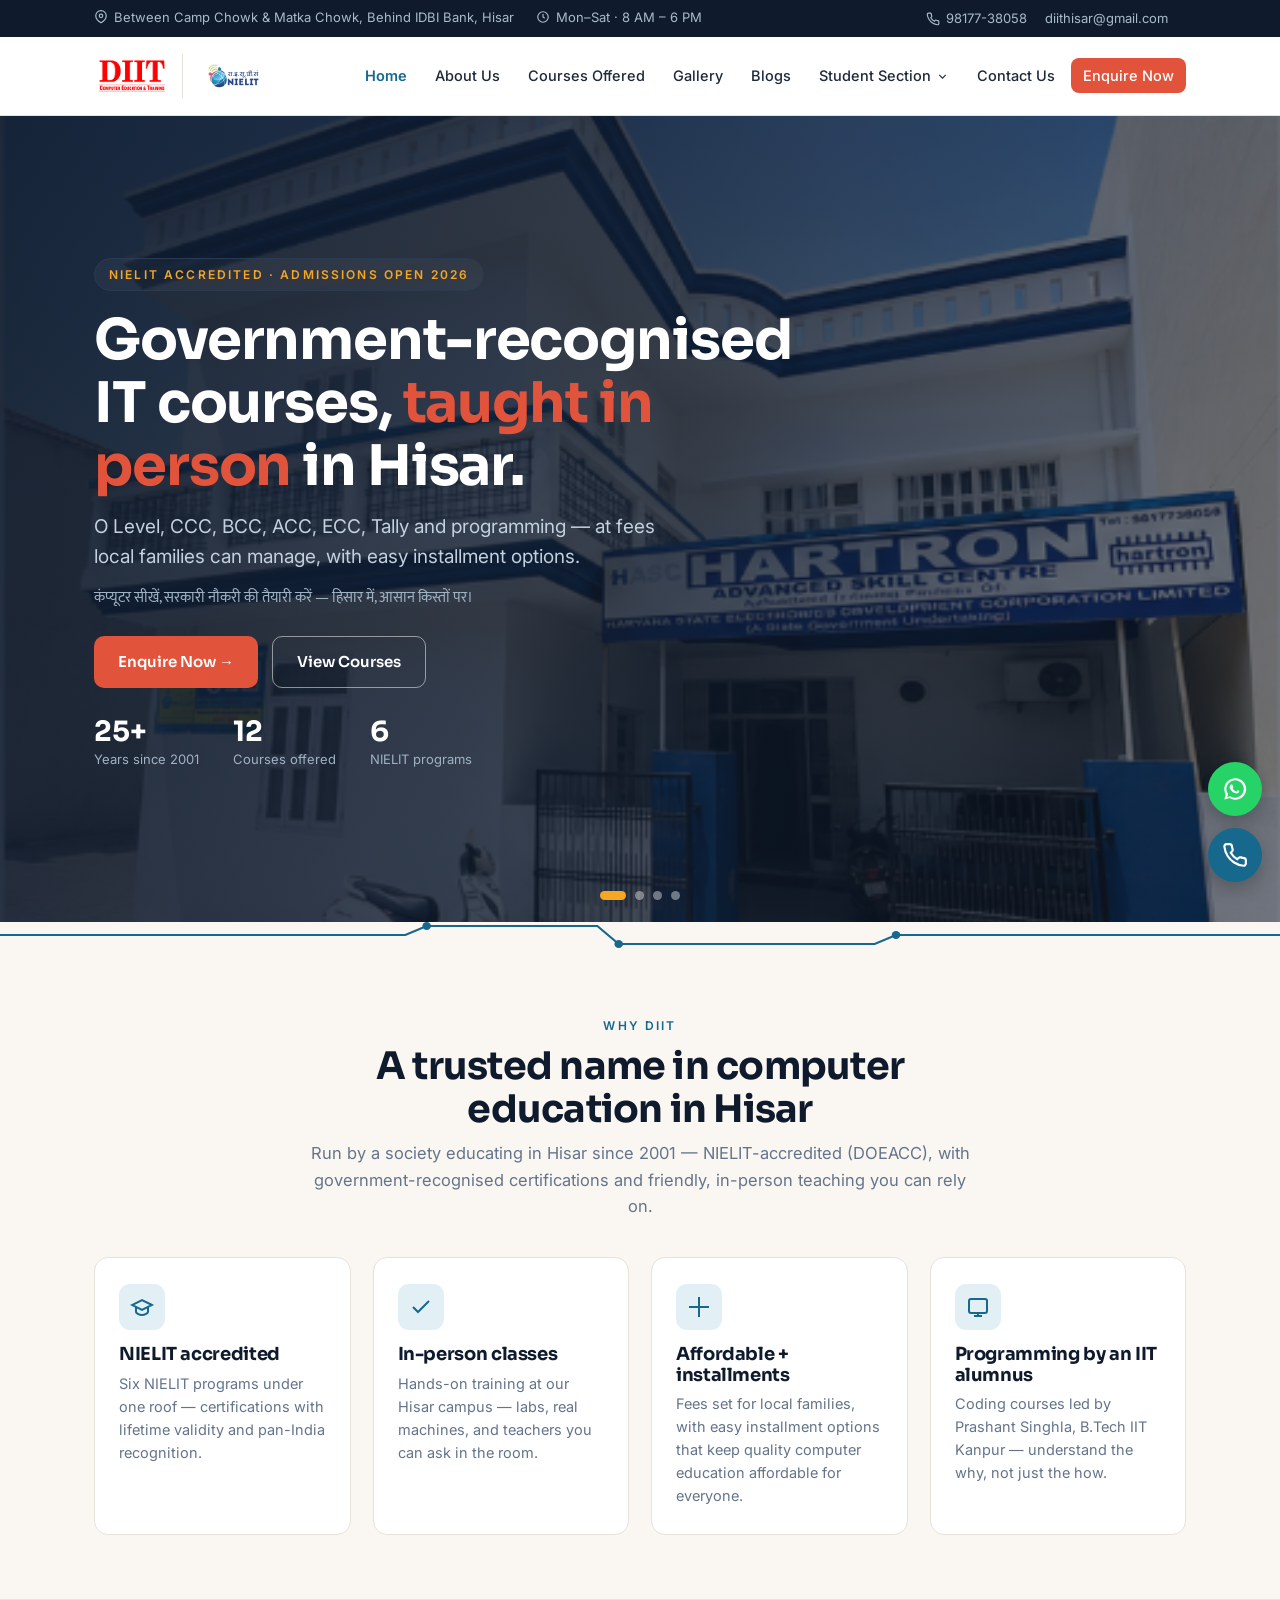
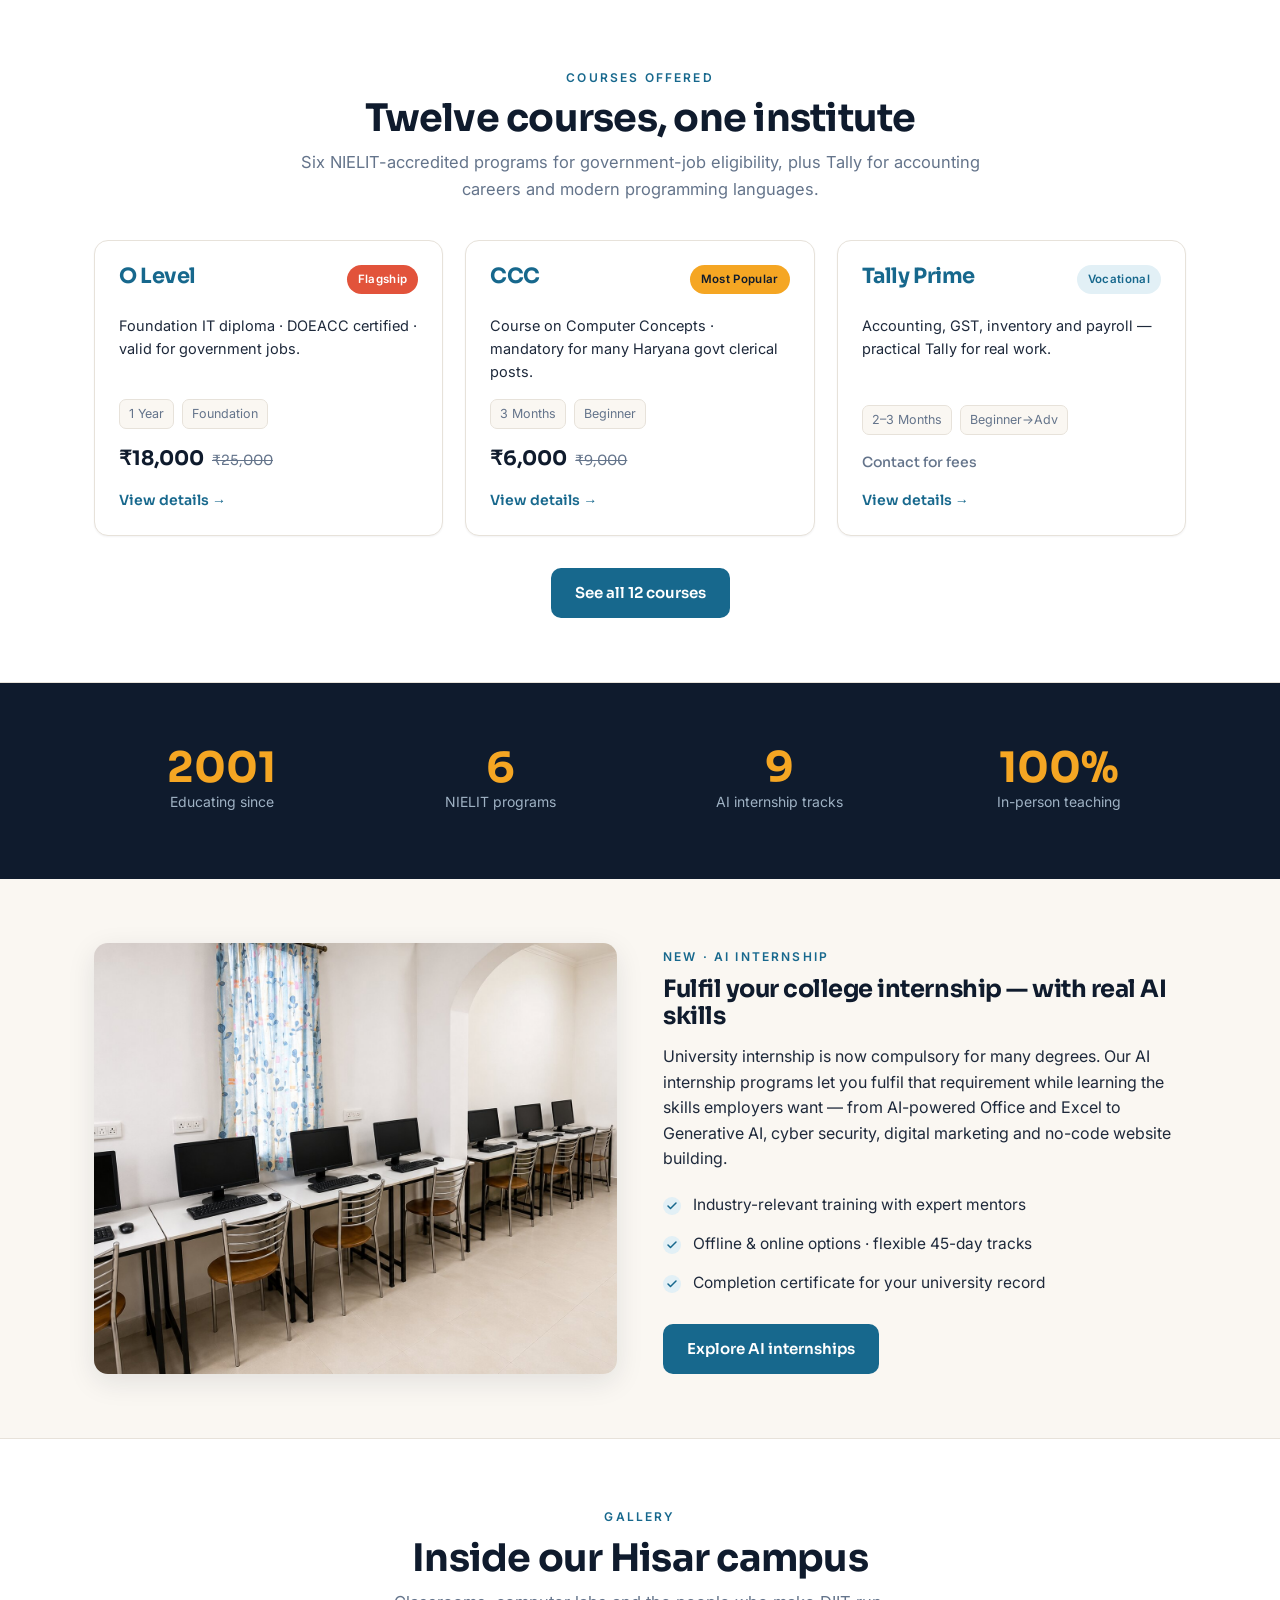
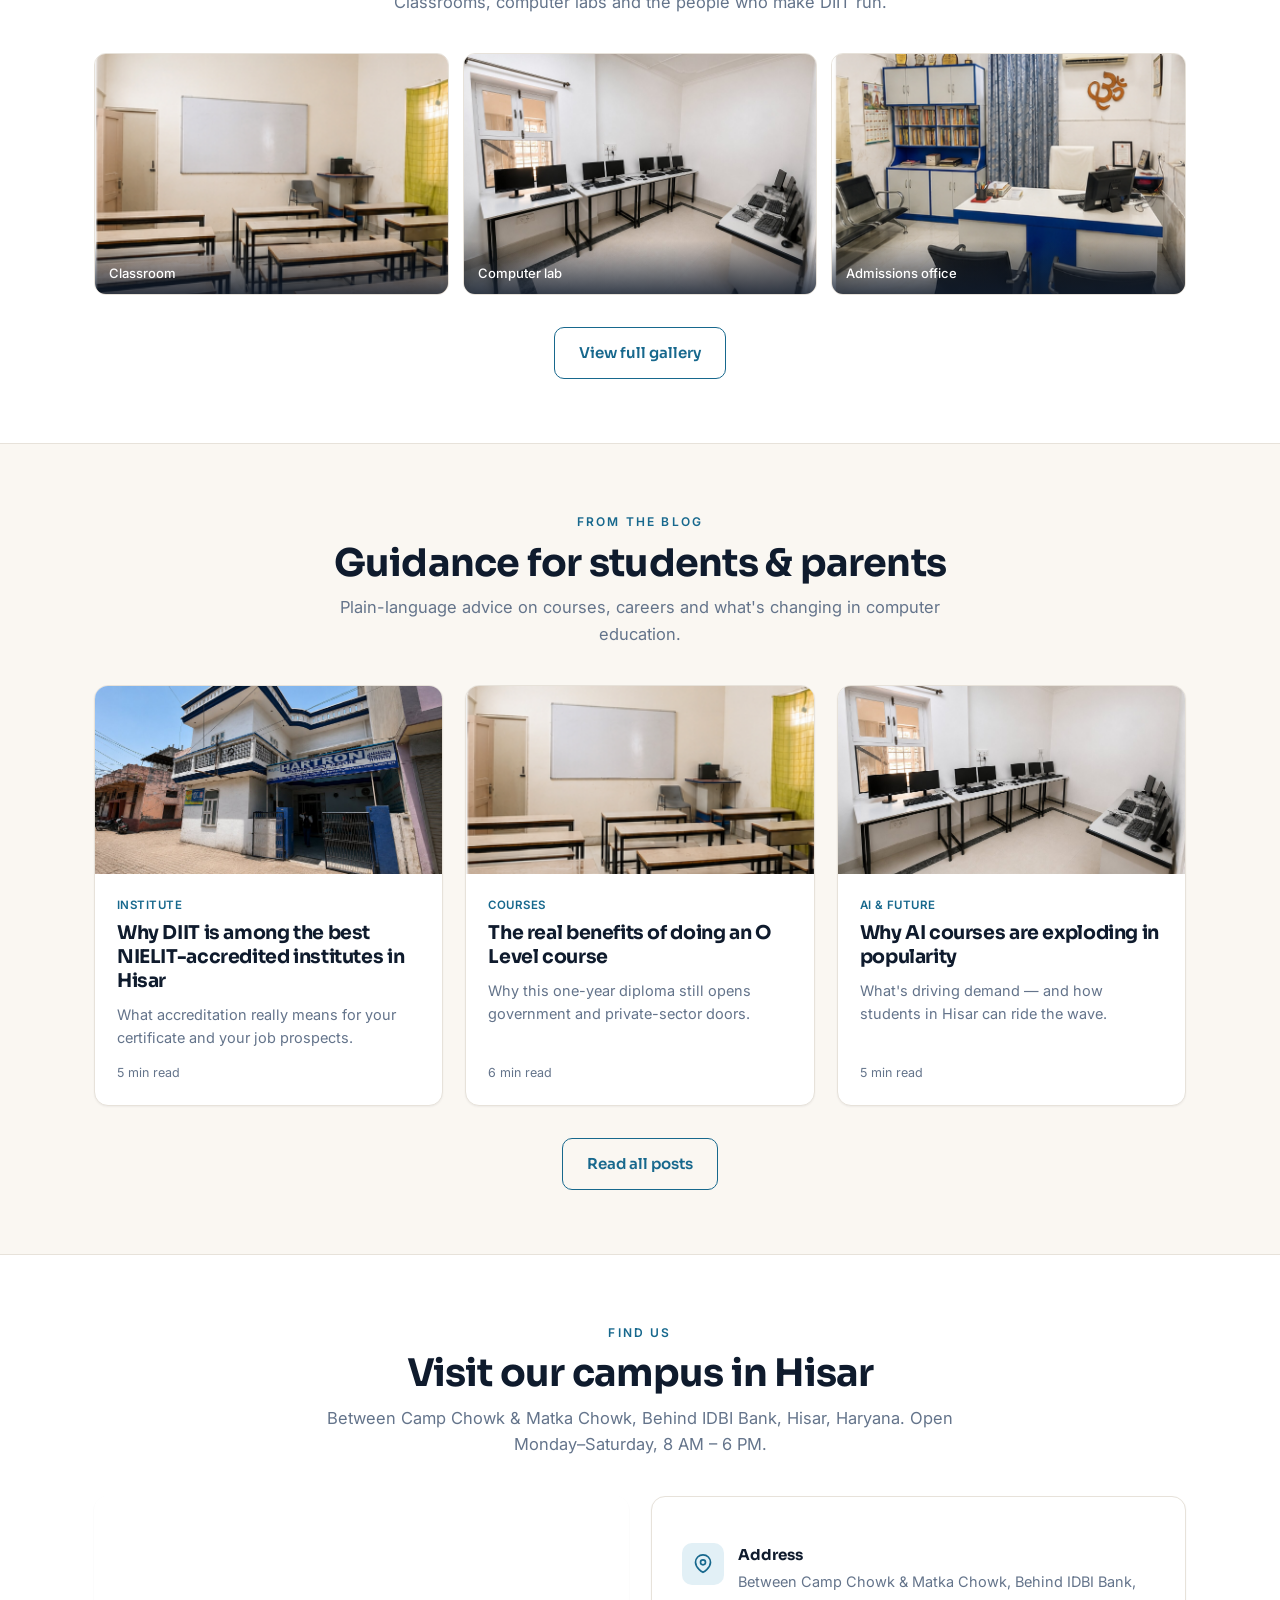
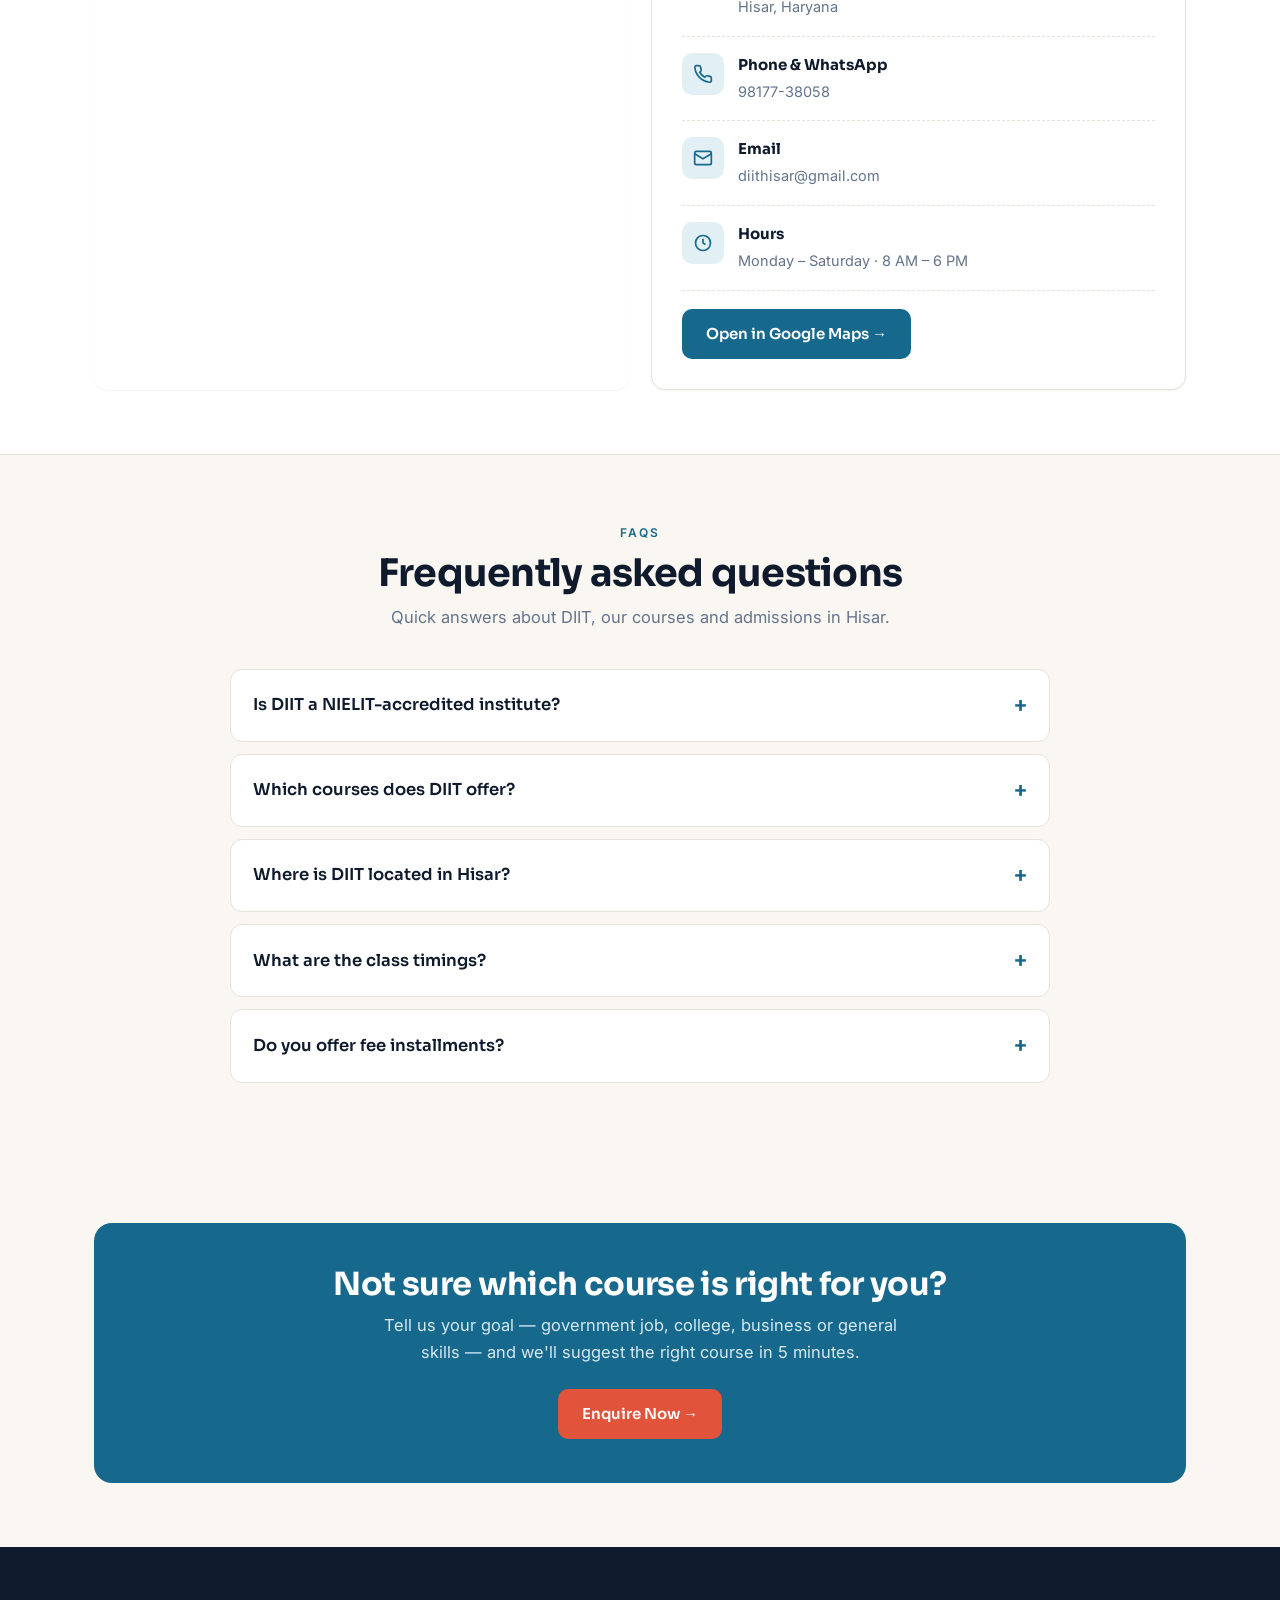
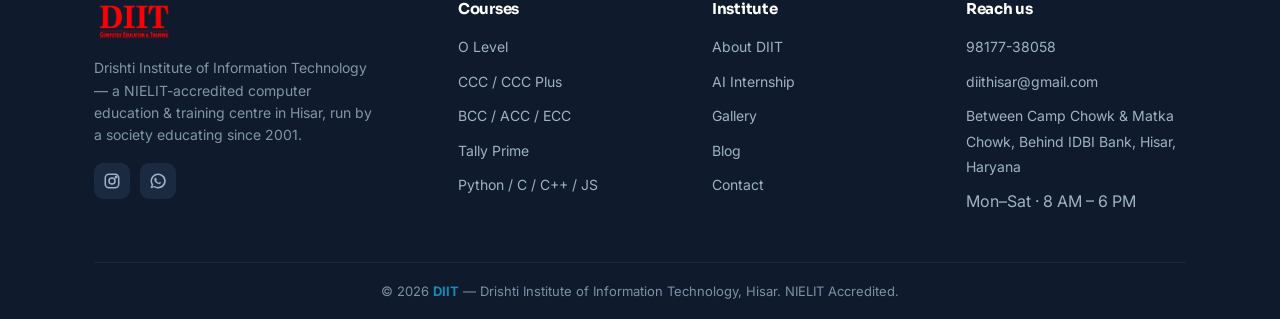
<file: index.html>
<!DOCTYPE html>
<html lang="en">
<head>
<meta charset="UTF-8">
<meta name="viewport" content="width=device-width, initial-scale=1.0">
<title>DIIT Hisar — NIELIT-Accredited Computer Institute | O Level, CCC, Computer Courses</title>
<meta name="description" content="Drishti Institute of Information Technology (DIIT), Hisar — a NIELIT-accredited (DOEACC) computer institute since 2001. O Level, CCC, computer courses, Tally and programming, plus AI courses, cyber security and digital marketing. In-person computer education with easy installments. Enquire: 98177-38058.">
<meta name="keywords" content="DIIT Hisar, NIELIT institute Hisar, DOEACC, O Level course Hisar, CCC course Hisar, computer courses Hisar, AI courses Hisar, cyber security course, digital marketing course, computer education, best computer institute in Hisar">
<meta name="author" content="Drishti Institute of Information Technology">
<meta name="robots" content="index, follow">
<link rel="canonical" href="https://diithisar.com/">

<!-- Open Graph -->
<meta property="og:type" content="website">
<meta property="og:title" content="DIIT Hisar — NIELIT-Accredited Computer Institute since 2001">
<meta property="og:description" content="O Level, CCC, computer courses, Tally and programming, plus AI courses, cyber security and digital marketing — computer education in Hisar with easy installments.">
<meta property="og:url" content="https://diithisar.com/">
<meta property="og:image" content="https://diithisar.com/assets/images/building.jpg">
<meta property="og:locale" content="en_IN">
<meta property="og:site_name" content="DIIT Hisar">
<meta name="twitter:card" content="summary_large_image">

<link rel="icon" type="image/png" href="assets/logos/diit.png">
<link rel="preconnect" href="https://fonts.googleapis.com">
<link rel="preconnect" href="https://fonts.gstatic.com" crossorigin>
<link href="https://fonts.googleapis.com/css2?family=Sora:wght@400;500;600;700&family=Inter:wght@400;500;600;700&family=Mukta:wght@400;600;700&family=Space+Grotesk:wght@500;600;700&family=JetBrains+Mono:wght@400;500&display=swap" rel="stylesheet">
<link rel="stylesheet" href="assets/css/styles.css">

<script type="application/ld+json">
{
  "@context": "https://schema.org",
  "@type": ["EducationalOrganization", "LocalBusiness"],
  "name": "Drishti Institute of Information Technology (DIIT)",
  "alternateName": "DIIT Hisar",
  "url": "https://diithisar.com/",
  "logo": "https://diithisar.com/assets/logos/diit.png",
  "foundingDate": "2001",
  "description": "NIELIT-accredited (DOEACC) computer institute in Hisar offering O Level, CCC, BCC, ACC, ECC, Tally, programming and AI courses.",
  "telephone": "+91-98177-38058",
  "email": "diithisar@gmail.com",
  "address": {
    "@type": "PostalAddress",
    "streetAddress": "Between Camp Chowk & Matka Chowk, Behind IDBI Bank",
    "addressLocality": "Hisar",
    "addressRegion": "Haryana",
    "addressCountry": "IN"
  },
  "hasMap": "https://www.google.com/maps?cid=2531538996595029837",
  "geo": { "@type": "GeoCoordinates", "latitude": 29.1478288, "longitude": 75.7250605 },
  "areaServed": { "@type": "City", "name": "Hisar" },
  "priceRange": "₹₹",
  "openingHours": "Mo-Sa 08:00-18:00",
  "openingHoursSpecification": [{
    "@type": "OpeningHoursSpecification",
    "dayOfWeek": ["Monday","Tuesday","Wednesday","Thursday","Friday","Saturday"],
    "opens": "08:00",
    "closes": "18:00"
  }],
  "sameAs": ["https://www.instagram.com/diit.india/"]
}
</script>
<script type="application/ld+json">
{"@context":"https://schema.org","@type":"FAQPage","mainEntity":[
 {"@type":"Question","name":"Is DIIT a NIELIT-accredited institute?","acceptedAnswer":{"@type":"Answer","text":"Yes. DIIT (Drishti Institute of Information Technology) is a NIELIT-accredited (formerly DOEACC) computer training centre in Hisar, run by a society educating since 2001. Certifications carry pan-India recognition."}},
 {"@type":"Question","name":"Which courses does DIIT offer?","acceptedAnswer":{"@type":"Answer","text":"Six NIELIT programs (O Level, CCC, CCC Plus, BCC, ACC, ECC), Tally Prime Basic and Advanced, programming (Python, C, C++, JavaScript), and AI internship tracks including cyber security and digital marketing."}},
 {"@type":"Question","name":"Where is DIIT located in Hisar?","acceptedAnswer":{"@type":"Answer","text":"Between Camp Chowk and Matka Chowk, behind IDBI Bank, Hisar, Haryana."}},
 {"@type":"Question","name":"What are the class timings?","acceptedAnswer":{"@type":"Answer","text":"The institute is open Monday to Saturday, 8 AM to 6 PM. Batch timings are flexible."}},
 {"@type":"Question","name":"Do you offer fee installments?","acceptedAnswer":{"@type":"Answer","text":"Yes. Fees are kept affordable for local families and most courses can be paid in easy installments."}}
]}
</script>
</head>
<body>
<a class="skip" href="#main">Skip to content</a>

<!-- TOP BAR -->
<div class="topbar">
  <div class="wrap">
    <div class="tb-left">
      <span><svg viewBox="0 0 24 24" fill="none" stroke="currentColor" stroke-width="2"><path d="M21 10c0 7-9 12-9 12s-9-5-9-12a9 9 0 0 1 18 0z"/><circle cx="12" cy="10" r="3"/></svg> <a href="https://www.google.com/maps?cid=2531538996595029837" target="_blank" rel="noopener">Between Camp Chowk &amp; Matka Chowk, Behind IDBI Bank, Hisar</a></span>
      <span><svg viewBox="0 0 24 24" fill="none" stroke="currentColor" stroke-width="2"><circle cx="12" cy="12" r="9"/><path d="M12 7v5l3 2"/></svg> Mon–Sat · 8 AM – 6 PM</span>
    </div>
    <div class="tb-right">
      <a href="tel:+919817738058"><svg viewBox="0 0 24 24" fill="none" stroke="currentColor" stroke-width="2"><path d="M22 16.9v3a2 2 0 0 1-2.2 2 19.8 19.8 0 0 1-8.6-3 19.5 19.5 0 0 1-6-6 19.8 19.8 0 0 1-3-8.6A2 2 0 0 1 4.1 2h3a2 2 0 0 1 2 1.7c.1 1 .4 2 .7 2.9a2 2 0 0 1-.5 2.1L8.1 9.9a16 16 0 0 0 6 6l1.2-1.2a2 2 0 0 1 2.1-.5c.9.3 1.9.6 2.9.7a2 2 0 0 1 1.7 2z"/></svg> 98177-38058</a>
      <a href="mailto:diithisar@gmail.com">diithisar@gmail.com</a>
    </div>
  </div>
</div>

<!-- HEADER / NAV -->
<header class="site-header">
  <nav class="nav" aria-label="Primary">
    <a class="brand" href="index.html" aria-label="DIIT home">
      <img src="assets/logos/diit.png" alt="DIIT Hisar — Computer Education &amp; Training logo" class="logo-diit">
      <span class="bsep"></span>
      <img src="assets/logos/nielit.png" alt="NIELIT accredited — National Institute of Electronics &amp; IT" class="logo-nielit">
    </a>
    <button class="nav-toggle" aria-label="Toggle menu" aria-expanded="false"><span></span><span></span><span></span></button>
    <ul class="nav-links">
      <li><a href="index.html" class="active">Home</a></li>
      <li><a href="about.html">About Us</a></li>
      <li><a href="courses.html">Courses Offered</a></li>
      <li><a href="gallery.html">Gallery</a></li>
      <li><a href="blogs.html">Blogs</a></li>
      <li class="has-drop">
        <button class="drop-toggle" aria-expanded="false" aria-haspopup="true">Student Section <svg class="caret" viewBox="0 0 24 24" fill="none" stroke="currentColor" stroke-width="2"><path d="M6 9l6 6 6-6"/></svg></button>
        <ul class="drop-menu">
          <li><a href="internship.html">Internship</a></li>
          <li><a href="verify.html">Certificate Verification</a></li>
        </ul>
      </li>
      <li><a href="contact.html">Contact Us</a></li>
      <li><a href="contact.html#enquire" class="nav-cta">Enquire Now</a></li>
    </ul>
  </nav>
</header>

<main id="main">

<!-- HERO -->
<section class="hero" aria-label="Welcome">
  <div class="hero-slides" aria-hidden="true">
    <div class="hero-slide is-active" style="background-image:url('assets/images/building.jpg')"></div>
    <div class="hero-slide" style="background-image:url('assets/images/lab-1.jpg')"></div>
    <div class="hero-slide" style="background-image:url('assets/images/classroom.jpg')"></div>
    <div class="hero-slide" style="background-image:url('assets/images/lab-2.jpg')"></div>
  </div>
  <div class="hero-inner">
    <span class="hero-eyebrow">NIELIT Accredited · Admissions Open 2026</span>
    <h1>Government-recognised IT courses, <span class="x">taught in person</span> in Hisar.</h1>
    <p class="sub">O Level, CCC, BCC, ACC, ECC, Tally and programming — at fees local families can manage, with easy installment options.</p>
    <p class="hi-sub hi">कंप्यूटर सीखें, सरकारी नौकरी की तैयारी करें — हिसार में, आसान किस्तों पर।</p>
    <div class="hero-actions">
      <a href="contact.html#enquire" class="btn btn-cta">Enquire Now →</a>
      <a href="courses.html" class="btn btn-ghost-light">View Courses</a>
    </div>
    <div class="hero-stats">
      <div class="st"><b>25+</b><span>Years since 2001</span></div>
      <div class="st"><b>12</b><span>Courses offered</span></div>
      <div class="st"><b>6</b><span>NIELIT programs</span></div>
    </div>
  </div>
  <div class="hero-dots" role="tablist" aria-label="Hero slides"></div>
</section>

<div class="trace"><svg viewBox="0 0 1200 26" preserveAspectRatio="none" fill="none" stroke="currentColor" stroke-width="2"><path d="M0 13 H380 L400 4 H560 L580 22 H820 L840 13 H1200"/><circle cx="400" cy="4" r="4" fill="currentColor" stroke="none"/><circle cx="580" cy="22" r="4" fill="currentColor" stroke="none"/><circle cx="840" cy="13" r="4" fill="currentColor" stroke="none"/></svg></div>

<!-- WHY DIIT -->
<section>
  <div class="wrap">
    <div class="section-head center">
      <span class="kicker">Why DIIT</span>
      <h2>A trusted name in computer education in Hisar</h2>
      <p>Run by a society educating in Hisar since 2001 — NIELIT-accredited (DOEACC), with government-recognised certifications and friendly, in-person teaching you can rely on.</p>
    </div>
    <div class="grid grid-4">
      <div class="feature">
        <div class="ico"><svg viewBox="0 0 24 24" fill="none" stroke="currentColor" stroke-width="2"><path d="M22 10L12 5 2 10l10 5 10-5z"/><path d="M6 12v5c0 1 3 3 6 3s6-2 6-3v-5"/></svg></div>
        <h3>NIELIT accredited</h3>
        <p>Six NIELIT programs under one roof — certifications with lifetime validity and pan-India recognition.</p>
      </div>
      <div class="feature">
        <div class="ico"><svg viewBox="0 0 24 24" fill="none" stroke="currentColor" stroke-width="2"><path d="M20 6L9 17l-5-5"/></svg></div>
        <h3>In-person classes</h3>
        <p>Hands-on training at our Hisar campus — labs, real machines, and teachers you can ask in the room.</p>
      </div>
      <div class="feature">
        <div class="ico"><svg viewBox="0 0 24 24" fill="none" stroke="currentColor" stroke-width="2"><path d="M12 2v20M2 12h20"/></svg></div>
        <h3>Affordable + installments</h3>
        <p>Fees set for local families, with easy installment options that keep quality computer education affordable for everyone.</p>
      </div>
      <div class="feature">
        <div class="ico"><svg viewBox="0 0 24 24" fill="none" stroke="currentColor" stroke-width="2"><rect x="3" y="4" width="18" height="14" rx="2"/><path d="M8 21h8M12 18v3"/></svg></div>
        <h3>Programming by an IIT alumnus</h3>
        <p>Coding courses led by Prashant Singhla, B.Tech IIT Kanpur — understand the why, not just the how.</p>
      </div>
    </div>
  </div>
</section>

<!-- COURSES SUMMARY -->
<section class="bg-paper">
  <div class="wrap">
    <div class="section-head center">
      <span class="kicker">Courses Offered</span>
      <h2>Twelve courses, one institute</h2>
      <p>Six NIELIT-accredited programs for government-job eligibility, plus Tally for accounting careers and modern programming languages.</p>
    </div>
    <div class="grid grid-3">
      <div class="card"><div class="card-pad course-card">
        <div class="cc-top"><h3>O Level</h3><span class="badge badge-new">Flagship</span></div>
        <p class="cc-desc">Foundation IT diploma · DOEACC certified · valid for government jobs.</p>
        <div class="cc-meta"><span class="m">1 Year</span><span class="m">Foundation</span></div>
        <div class="cc-fee"><span class="now">₹18,000</span><span class="was">₹25,000</span></div>
        <a class="cc-link" href="courses.html#nielit">View details →</a>
      </div></div>
      <div class="card"><div class="card-pad course-card">
        <div class="cc-top"><h3>CCC</h3><span class="badge badge-amber">Most Popular</span></div>
        <p class="cc-desc">Course on Computer Concepts · mandatory for many Haryana govt clerical posts.</p>
        <div class="cc-meta"><span class="m">3 Months</span><span class="m">Beginner</span></div>
        <div class="cc-fee"><span class="now">₹6,000</span><span class="was">₹9,000</span></div>
        <a class="cc-link" href="courses.html#nielit">View details →</a>
      </div></div>
      <div class="card"><div class="card-pad course-card">
        <div class="cc-top"><h3>Tally Prime</h3><span class="badge badge-teal">Vocational</span></div>
        <p class="cc-desc">Accounting, GST, inventory and payroll — practical Tally for real work.</p>
        <div class="cc-meta"><span class="m">2–3 Months</span><span class="m">Beginner→Adv</span></div>
        <div class="cc-fee"><span class="tbd">Contact for fees</span></div>
        <a class="cc-link" href="courses.html#tally">View details →</a>
      </div></div>
    </div>
    <div class="center mt-32"><a href="courses.html" class="btn btn-primary">See all 12 courses</a></div>
  </div>
</section>

<!-- STATS STRIP -->
<section class="bg-ink">
  <div class="wrap">
    <div class="statstrip">
      <div class="st"><b>2001</b><span>Educating since</span></div>
      <div class="st"><b>6</b><span>NIELIT programs</span></div>
      <div class="st"><b>9</b><span>AI internship tracks</span></div>
      <div class="st"><b>100%</b><span>In-person teaching</span></div>
    </div>
  </div>
</section>

<!-- INTERNSHIP TEASER -->
<section>
  <div class="wrap">
    <div class="split">
      <img src="assets/images/lab-2.jpg" alt="Students at computers in the DIIT lab">
      <div class="stext">
        <span class="kicker">New · AI Internship</span>
        <h2>Fulfil your college internship — with real AI skills</h2>
        <p>University internship is now compulsory for many degrees. Our AI internship programs let you fulfil that requirement while learning the skills employers want — from AI-powered Office and Excel to Generative AI, cyber security, digital marketing and no-code website building.</p>
        <ul class="checklist">
          <li>Industry-relevant training with expert mentors</li>
          <li>Offline &amp; online options · flexible 45-day tracks</li>
          <li>Completion certificate for your university record</li>
        </ul>
        <a href="internship.html" class="btn btn-primary">Explore AI internships</a>
      </div>
    </div>
  </div>
</section>

<!-- GALLERY PREVIEW -->
<section class="bg-paper">
  <div class="wrap">
    <div class="section-head center">
      <span class="kicker">Gallery</span>
      <h2>Inside our Hisar campus</h2>
      <p>Classrooms, computer labs and the people who make DIIT run.</p>
    </div>
    <div class="gallery-grid">
      <figure><img src="assets/images/classroom.jpg" alt="DIIT classroom in Hisar"><figcaption>Classroom</figcaption></figure>
      <figure><img src="assets/images/lab-1.jpg" alt="DIIT computer lab"><figcaption>Computer lab</figcaption></figure>
      <figure><img src="assets/images/office.jpg" alt="DIIT director's office"><figcaption>Admissions office</figcaption></figure>
    </div>
    <div class="center mt-32"><a href="gallery.html" class="btn btn-ghost">View full gallery</a></div>
  </div>
</section>

<!-- BLOG PREVIEW -->
<section>
  <div class="wrap">
    <div class="section-head center">
      <span class="kicker">From the Blog</span>
      <h2>Guidance for students &amp; parents</h2>
      <p>Plain-language advice on courses, careers and what's changing in computer education.</p>
    </div>
    <div class="grid grid-3">
      <a class="card blog-card" href="blog/diit-best-nielit-institute-hisar.html">
        <img class="bc-img" src="assets/images/building-street.jpg" alt="DIIT building, Hisar">
        <div class="bc-body"><div class="bc-cat">Institute</div><h3>Why DIIT is among the best NIELIT-accredited institutes in Hisar</h3><p>What accreditation really means for your certificate and your job prospects.</p><span class="bc-meta">5 min read</span></div>
      </a>
      <a class="card blog-card" href="blog/benefits-of-o-level-course.html">
        <img class="bc-img" src="assets/images/classroom.jpg" alt="O Level class">
        <div class="bc-body"><div class="bc-cat">Courses</div><h3>The real benefits of doing an O Level course</h3><p>Why this one-year diploma still opens government and private-sector doors.</p><span class="bc-meta">6 min read</span></div>
      </a>
      <a class="card blog-card" href="blog/rise-of-ai-courses.html">
        <img class="bc-img" src="assets/images/lab-1.jpg" alt="AI course lab">
        <div class="bc-body"><div class="bc-cat">AI &amp; Future</div><h3>Why AI courses are exploding in popularity</h3><p>What's driving demand — and how students in Hisar can ride the wave.</p><span class="bc-meta">5 min read</span></div>
      </a>
    </div>
    <div class="center mt-32"><a href="blogs.html" class="btn btn-ghost">Read all posts</a></div>
  </div>
</section>

<!-- LOCATION -->
<section class="bg-paper">
  <div class="wrap">
    <div class="section-head center">
      <span class="kicker">Find Us</span>
      <h2>Visit our campus in Hisar</h2>
      <p>Between Camp Chowk &amp; Matka Chowk, Behind IDBI Bank, Hisar, Haryana. Open Monday–Saturday, 8 AM – 6 PM.</p>
    </div>
    <div class="grid grid-2" style="align-items:stretch">
      <iframe class="map-embed" style="height:100%;min-height:360px" title="Drishti Institute of Information Technology (DIIT) location, Hisar" src="https://www.google.com/maps/embed?pb=!1m18!1m12!1m3!1d267.33250483083646!2d75.72506051475644!3d29.147828827606567!2m3!1f0!2f0!3f0!3m2!1i1024!2i768!4f13.1!3m3!1m2!1s0x391233a39074f051%3A0x2321d54e0318774d!2sDrishti%20Institute%20of%20Information%20Technology!5e0!3m2!1sen!2sin!4v1782803082103!5m2!1sen!2sin" allowfullscreen="" loading="lazy" referrerpolicy="strict-origin-when-cross-origin"></iframe>
      <div class="form-card">
        <div class="info-row">
          <span class="ir-ico"><svg viewBox="0 0 24 24" fill="none" stroke="currentColor" stroke-width="2"><path d="M21 10c0 7-9 12-9 12s-9-5-9-12a9 9 0 0 1 18 0z"/><circle cx="12" cy="10" r="3"/></svg></span>
          <div><b>Address</b><a href="https://www.google.com/maps?cid=2531538996595029837" target="_blank" rel="noopener">Between Camp Chowk &amp; Matka Chowk, Behind IDBI Bank, Hisar, Haryana</a></div>
        </div>
        <div class="info-row">
          <span class="ir-ico"><svg viewBox="0 0 24 24" fill="none" stroke="currentColor" stroke-width="2"><path d="M22 16.9v3a2 2 0 0 1-2.2 2 19.8 19.8 0 0 1-8.6-3 19.5 19.5 0 0 1-6-6 19.8 19.8 0 0 1-3-8.6A2 2 0 0 1 4.1 2h3a2 2 0 0 1 2 1.7c.1 1 .4 2 .7 2.9a2 2 0 0 1-.5 2.1L8.1 9.9a16 16 0 0 0 6 6l1.2-1.2a2 2 0 0 1 2.1-.5c.9.3 1.9.6 2.9.7a2 2 0 0 1 1.7 2z"/></svg></span>
          <div><b>Phone &amp; WhatsApp</b><a href="tel:+919817738058">98177-38058</a></div>
        </div>
        <div class="info-row">
          <span class="ir-ico"><svg viewBox="0 0 24 24" fill="none" stroke="currentColor" stroke-width="2"><rect x="2" y="4" width="20" height="16" rx="2"/><path d="M22 7l-10 6L2 7"/></svg></span>
          <div><b>Email</b><a href="mailto:diithisar@gmail.com">diithisar@gmail.com</a></div>
        </div>
        <div class="info-row">
          <span class="ir-ico"><svg viewBox="0 0 24 24" fill="none" stroke="currentColor" stroke-width="2"><circle cx="12" cy="12" r="9"/><path d="M12 7v5l3 2"/></svg></span>
          <div><b>Hours</b><span>Monday – Saturday · 8 AM – 6 PM</span></div>
        </div>
        <a href="https://www.google.com/maps?cid=2531538996595029837" target="_blank" rel="noopener" class="btn btn-primary" style="margin-top:18px">Open in Google Maps →</a>
      </div>
    </div>
  </div>
</section>

<!-- FAQ -->
<section>
  <div class="wrap">
    <div class="section-head center">
      <span class="kicker">FAQs</span>
      <h2>Frequently asked questions</h2>
      <p>Quick answers about DIIT, our courses and admissions in Hisar.</p>
    </div>
    <div class="faq">
      <details><summary>Is DIIT a NIELIT-accredited institute?</summary><div class="faq-a">Yes. DIIT (Drishti Institute of Information Technology) is a NIELIT-accredited (formerly DOEACC) computer training centre in Hisar, run by a society educating since 2001. Our certifications carry pan-India recognition.</div></details>
      <details><summary>Which courses does DIIT offer?</summary><div class="faq-a">Six NIELIT programs (O Level, CCC, CCC Plus, BCC, ACC, ECC), Tally Prime (Basic &amp; Advanced), programming (Python, C, C++, JavaScript), and AI internship tracks including cyber security and digital marketing. See <a href="courses.html">all courses</a>.</div></details>
      <details><summary>Where is DIIT located in Hisar?</summary><div class="faq-a">We are between Camp Chowk &amp; Matka Chowk, behind IDBI Bank, Hisar, Haryana. <a href="https://www.google.com/maps?cid=2531538996595029837" target="_blank" rel="noopener">Open in Google Maps</a>.</div></details>
      <details><summary>What are the class timings?</summary><div class="faq-a">The institute is open Monday to Saturday, 8 AM to 6 PM. Batch timings are flexible — contact us to find a slot that suits you.</div></details>
      <details><summary>Do you offer fee installments?</summary><div class="faq-a">Yes. Fees are kept affordable for local families and most courses can be paid in easy installments. <a href="contact.html#enquire">Enquire now</a> for current fees.</div></details>
    </div>
  </div>
</section>

<!-- CTA BANNER -->
<section>
  <div class="wrap">
    <div class="cta-banner">
      <h2>Not sure which course is right for you?</h2>
      <p>Tell us your goal — government job, college, business or general skills — and we'll suggest the right course in 5 minutes.</p>
      <a href="contact.html#enquire" class="btn btn-cta">Enquire Now →</a>
    </div>
  </div>
</section>

</main>

<!-- FOOTER -->
<footer class="site-footer">
  <div class="wrap">
    <div class="footer-top">
      <div class="footer-brand">
        <img src="assets/logos/diit.png" alt="DIIT logo">
        <p>Drishti Institute of Information Technology — a NIELIT-accredited computer education &amp; training centre in Hisar, run by a society educating since 2001.</p>
        <div class="footer-social">
          <a href="https://www.instagram.com/diit.india/" aria-label="Instagram" target="_blank" rel="noopener"><svg viewBox="0 0 24 24" fill="none" stroke="currentColor" stroke-width="2"><rect x="3" y="3" width="18" height="18" rx="5"/><circle cx="12" cy="12" r="4"/><circle cx="17.5" cy="6.5" r="1" fill="currentColor"/></svg></a>
          <a href="https://wa.me/919817738058" aria-label="WhatsApp" target="_blank" rel="noopener"><svg viewBox="0 0 24 24" fill="currentColor"><path d="M12 2a10 10 0 0 0-8.6 15l-1.3 4.7 4.8-1.3A10 10 0 1 0 12 2zm0 18a8 8 0 0 1-4.1-1.1l-.3-.2-2.8.7.8-2.7-.2-.3A8 8 0 1 1 12 20zm4.4-6c-.2-.1-1.4-.7-1.6-.8s-.4-.1-.5.1-.6.8-.8 1-.3.2-.5.1a6.5 6.5 0 0 1-3.2-2.8c-.2-.4.2-.4.6-1.2.1-.2 0-.3 0-.5s-.5-1.3-.7-1.7-.4-.4-.5-.4h-.5a1 1 0 0 0-.7.3 3 3 0 0 0-1 2.2A5.3 5.3 0 0 0 8 12.6c1.4 2 2.4 2.6 4 3.2 1.4.5 1.7.4 2 .4s1.4-.6 1.6-1.1.2-1 .1-1.1z"/></svg></a>
        </div>
      </div>
      <div>
        <h4>Courses</h4>
        <ul>
          <li><a href="courses.html#nielit">O Level</a></li>
          <li><a href="courses.html#nielit">CCC / CCC Plus</a></li>
          <li><a href="courses.html#nielit">BCC / ACC / ECC</a></li>
          <li><a href="courses.html#tally">Tally Prime</a></li>
          <li><a href="courses.html#programming">Python / C / C++ / JS</a></li>
        </ul>
      </div>
      <div>
        <h4>Institute</h4>
        <ul>
          <li><a href="about.html">About DIIT</a></li>
          <li><a href="internship.html">AI Internship</a></li>
          <li><a href="gallery.html">Gallery</a></li>
          <li><a href="blogs.html">Blog</a></li>
          <li><a href="contact.html">Contact</a></li>
        </ul>
      </div>
      <div>
        <h4>Reach us</h4>
        <ul>
          <li><a href="tel:+919817738058">98177-38058</a></li>
          <li><a href="mailto:diithisar@gmail.com">diithisar@gmail.com</a></li>
          <li><a href="https://www.google.com/maps?cid=2531538996595029837" target="_blank" rel="noopener">Between Camp Chowk &amp; Matka Chowk, Behind IDBI Bank, Hisar, Haryana</a></li>
          <li>Mon–Sat · 8 AM – 6 PM</li>
        </ul>
      </div>
    </div>
    <div class="footer-bottom">© <span id="year">2026</span> <b>DIIT</b> — Drishti Institute of Information Technology, Hisar. NIELIT Accredited.</div>
  </div>
</footer>

<!-- FLOATING ACTIONS -->
<div class="float-actions">
  <a class="fa-wa" href="https://wa.me/919817738058" target="_blank" rel="noopener" aria-label="WhatsApp"><svg viewBox="0 0 24 24" fill="currentColor"><path d="M12 2a10 10 0 0 0-8.6 15l-1.3 4.7 4.8-1.3A10 10 0 1 0 12 2zm0 18a8 8 0 0 1-4.1-1.1l-.3-.2-2.8.7.8-2.7-.2-.3A8 8 0 1 1 12 20zm4.4-6c-.2-.1-1.4-.7-1.6-.8s-.4-.1-.5.1-.6.8-.8 1-.3.2-.5.1a6.5 6.5 0 0 1-3.2-2.8c-.2-.4.2-.4.6-1.2.1-.2 0-.3 0-.5s-.5-1.3-.7-1.7-.4-.4-.5-.4h-.5a1 1 0 0 0-.7.3 3 3 0 0 0-1 2.2A5.3 5.3 0 0 0 8 12.6c1.4 2 2.4 2.6 4 3.2 1.4.5 1.7.4 2 .4s1.4-.6 1.6-1.1.2-1 .1-1.1z"/></svg></a>
  <a class="fa-call" href="tel:+919817738058" aria-label="Call"><svg viewBox="0 0 24 24" fill="none" stroke="currentColor" stroke-width="2"><path d="M22 16.9v3a2 2 0 0 1-2.2 2 19.8 19.8 0 0 1-8.6-3 19.5 19.5 0 0 1-6-6 19.8 19.8 0 0 1-3-8.6A2 2 0 0 1 4.1 2h3a2 2 0 0 1 2 1.7c.1 1 .4 2 .7 2.9a2 2 0 0 1-.5 2.1L8.1 9.9a16 16 0 0 0 6 6l1.2-1.2a2 2 0 0 1 2.1-.5c.9.3 1.9.6 2.9.7a2 2 0 0 1 1.7 2z"/></svg></a>
</div>

<script src="assets/js/main.js"></script>
</body>
</html>
</file>
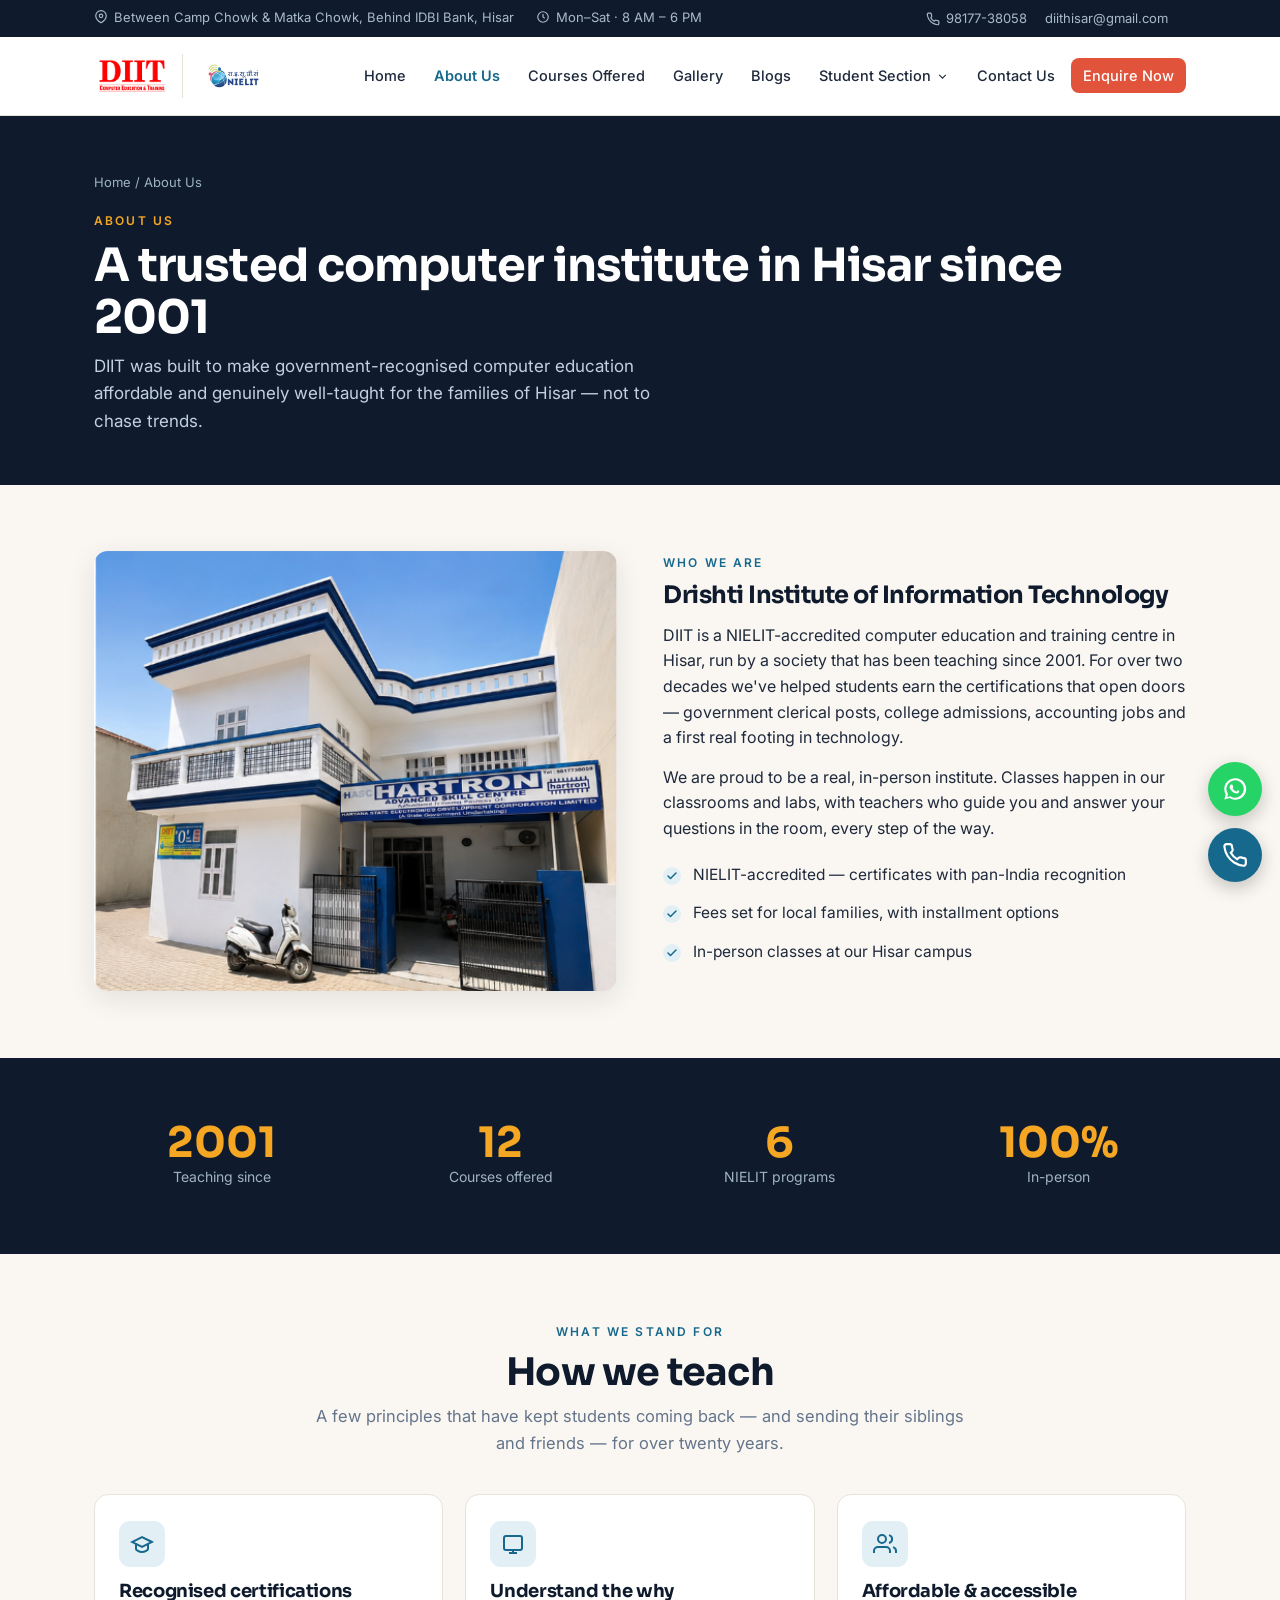
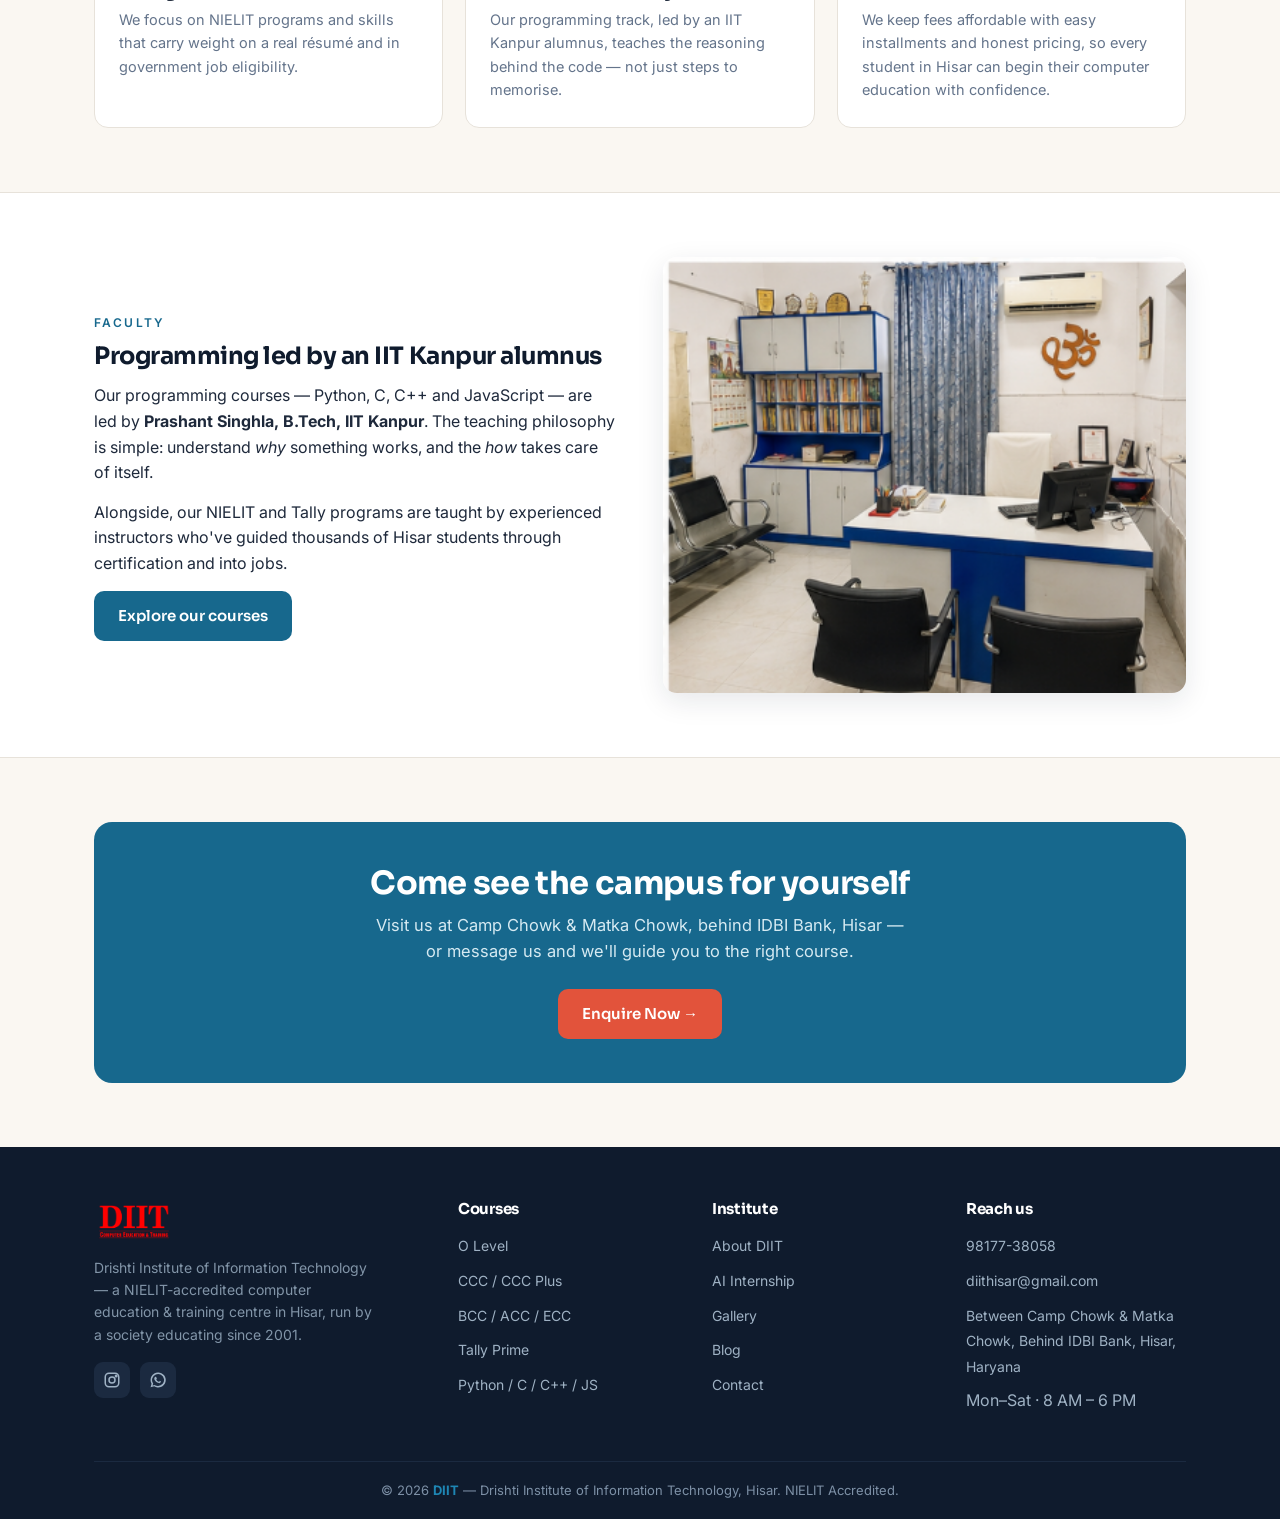
<file: about.html>
<!DOCTYPE html>
<html lang="en">
<head>
<meta charset="UTF-8">
<meta name="viewport" content="width=device-width, initial-scale=1.0">
<title>About Us — DIIT Hisar | NIELIT-Accredited Computer Institute since 2001</title>
<meta name="description" content="About Drishti Institute of Information Technology (DIIT), Hisar — a NIELIT-accredited computer training institute run by a society educating since 2001. Our mission, teaching approach and faculty.">
<meta name="keywords" content="about DIIT Hisar, NIELIT accredited institute Hisar, DOEACC, computer education Hisar, computer institute Hisar, O Level, CCC, computer courses, since 2001, Hisar">
<meta name="robots" content="index, follow">
<link rel="canonical" href="https://diithisar.com/about.html">
<meta property="og:title" content="About DIIT Hisar — NIELIT-Accredited since 2001">
<meta property="og:description" content="A trusted, NIELIT-accredited computer institute in Hisar, teaching in person since 2001.">
<meta property="og:url" content="https://diithisar.com/about.html">
<meta property="og:image" content="https://diithisar.com/assets/images/building.jpg">
<link rel="icon" type="image/png" href="assets/logos/diit.png">
<link rel="preconnect" href="https://fonts.googleapis.com">
<link rel="preconnect" href="https://fonts.gstatic.com" crossorigin>
<link href="https://fonts.googleapis.com/css2?family=Sora:wght@400;500;600;700&family=Inter:wght@400;500;600;700&family=Mukta:wght@400;600;700&family=Space+Grotesk:wght@500;600;700&family=JetBrains+Mono:wght@400;500&display=swap" rel="stylesheet">
<link rel="stylesheet" href="assets/css/styles.css">
<script type="application/ld+json">
{"@context":"https://schema.org","@type":"BreadcrumbList","itemListElement":[
 {"@type":"ListItem","position":1,"name":"Home","item":"https://diithisar.com/"},
 {"@type":"ListItem","position":2,"name":"About Us","item":"https://diithisar.com/about.html"}
]}
</script>
</head>
<body>
<a class="skip" href="#main">Skip to content</a>

<div class="topbar">
  <div class="wrap">
    <div class="tb-left">
      <span><svg viewBox="0 0 24 24" fill="none" stroke="currentColor" stroke-width="2"><path d="M21 10c0 7-9 12-9 12s-9-5-9-12a9 9 0 0 1 18 0z"/><circle cx="12" cy="10" r="3"/></svg> <a href="https://www.google.com/maps?cid=2531538996595029837" target="_blank" rel="noopener">Between Camp Chowk &amp; Matka Chowk, Behind IDBI Bank, Hisar</a></span>
      <span><svg viewBox="0 0 24 24" fill="none" stroke="currentColor" stroke-width="2"><circle cx="12" cy="12" r="9"/><path d="M12 7v5l3 2"/></svg> Mon–Sat · 8 AM – 6 PM</span>
    </div>
    <div class="tb-right">
      <a href="tel:+919817738058"><svg viewBox="0 0 24 24" fill="none" stroke="currentColor" stroke-width="2"><path d="M22 16.9v3a2 2 0 0 1-2.2 2 19.8 19.8 0 0 1-8.6-3 19.5 19.5 0 0 1-6-6 19.8 19.8 0 0 1-3-8.6A2 2 0 0 1 4.1 2h3a2 2 0 0 1 2 1.7c.1 1 .4 2 .7 2.9a2 2 0 0 1-.5 2.1L8.1 9.9a16 16 0 0 0 6 6l1.2-1.2a2 2 0 0 1 2.1-.5c.9.3 1.9.6 2.9.7a2 2 0 0 1 1.7 2z"/></svg> 98177-38058</a>
      <a href="mailto:diithisar@gmail.com">diithisar@gmail.com</a>
    </div>
  </div>
</div>

<header class="site-header">
  <nav class="nav" aria-label="Primary">
    <a class="brand" href="index.html" aria-label="DIIT home">
      <img src="assets/logos/diit.png" alt="DIIT Hisar — Computer Education &amp; Training logo" class="logo-diit">
      <span class="bsep"></span>
      <img src="assets/logos/nielit.png" alt="NIELIT accredited — National Institute of Electronics &amp; IT" class="logo-nielit">
    </a>
    <button class="nav-toggle" aria-label="Toggle menu" aria-expanded="false"><span></span><span></span><span></span></button>
    <ul class="nav-links">
      <li><a href="index.html">Home</a></li>
      <li><a href="about.html" class="active">About Us</a></li>
      <li><a href="courses.html">Courses Offered</a></li>
      <li><a href="gallery.html">Gallery</a></li>
      <li><a href="blogs.html">Blogs</a></li>
      <li class="has-drop">
        <button class="drop-toggle" aria-expanded="false" aria-haspopup="true">Student Section <svg class="caret" viewBox="0 0 24 24" fill="none" stroke="currentColor" stroke-width="2"><path d="M6 9l6 6 6-6"/></svg></button>
        <ul class="drop-menu">
          <li><a href="internship.html">Internship</a></li>
          <li><a href="verify.html">Certificate Verification</a></li>
        </ul>
      </li>
      <li><a href="contact.html">Contact Us</a></li>
      <li><a href="contact.html#enquire" class="nav-cta">Enquire Now</a></li>
    </ul>
  </nav>
</header>

<main id="main">

<section class="page-hero">
  <div class="wrap">
    <div class="breadcrumb"><a href="index.html">Home</a> / About Us</div>
    <span class="kicker">About Us</span>
    <h1>A trusted computer institute in Hisar since 2001</h1>
    <p>DIIT was built to make government-recognised computer education affordable and genuinely well-taught for the families of Hisar — not to chase trends.</p>
  </div>
</section>

<section>
  <div class="wrap">
    <div class="split">
      <img src="assets/images/building.jpg" alt="DIIT institute building in Hisar">
      <div class="stext">
        <span class="kicker">Who we are</span>
        <h2>Drishti Institute of Information Technology</h2>
        <p>DIIT is a NIELIT-accredited computer education and training centre in Hisar, run by a society that has been teaching since 2001. For over two decades we've helped students earn the certifications that open doors — government clerical posts, college admissions, accounting jobs and a first real footing in technology.</p>
        <p>We are proud to be a real, in-person institute. Classes happen in our classrooms and labs, with teachers who guide you and answer your questions in the room, every step of the way.</p>
        <ul class="checklist">
          <li>NIELIT-accredited — certificates with pan-India recognition</li>
          <li>Fees set for local families, with installment options</li>
          <li>In-person classes at our Hisar campus</li>
        </ul>
      </div>
    </div>
  </div>
</section>

<section class="bg-ink">
  <div class="wrap">
    <div class="statstrip">
      <div class="st"><b>2001</b><span>Teaching since</span></div>
      <div class="st"><b>12</b><span>Courses offered</span></div>
      <div class="st"><b>6</b><span>NIELIT programs</span></div>
      <div class="st"><b>100%</b><span>In-person</span></div>
    </div>
  </div>
</section>

<section>
  <div class="wrap">
    <div class="section-head center">
      <span class="kicker">What we stand for</span>
      <h2>How we teach</h2>
      <p>A few principles that have kept students coming back — and sending their siblings and friends — for over twenty years.</p>
    </div>
    <div class="grid grid-3">
      <div class="feature">
        <div class="ico"><svg viewBox="0 0 24 24" fill="none" stroke="currentColor" stroke-width="2"><path d="M22 10L12 5 2 10l10 5 10-5z"/><path d="M6 12v5c0 1 3 3 6 3s6-2 6-3v-5"/></svg></div>
        <h3>Recognised certifications</h3>
        <p>We focus on NIELIT programs and skills that carry weight on a real résumé and in government job eligibility.</p>
      </div>
      <div class="feature">
        <div class="ico"><svg viewBox="0 0 24 24" fill="none" stroke="currentColor" stroke-width="2"><rect x="3" y="4" width="18" height="14" rx="2"/><path d="M8 21h8M12 18v3"/></svg></div>
        <h3>Understand the why</h3>
        <p>Our programming track, led by an IIT Kanpur alumnus, teaches the reasoning behind the code — not just steps to memorise.</p>
      </div>
      <div class="feature">
        <div class="ico"><svg viewBox="0 0 24 24" fill="none" stroke="currentColor" stroke-width="2"><path d="M17 21v-2a4 4 0 0 0-4-4H5a4 4 0 0 0-4 4v2"/><circle cx="9" cy="7" r="4"/><path d="M23 21v-2a4 4 0 0 0-3-3.9M16 3.1a4 4 0 0 1 0 7.8"/></svg></div>
        <h3>Affordable &amp; accessible</h3>
        <p>We keep fees affordable with easy installments and honest pricing, so every student in Hisar can begin their computer education with confidence.</p>
      </div>
    </div>
  </div>
</section>

<section class="bg-paper">
  <div class="wrap">
    <div class="split">
      <div class="stext">
        <span class="kicker">Faculty</span>
        <h2>Programming led by an IIT Kanpur alumnus</h2>
        <p>Our programming courses — Python, C, C++ and JavaScript — are led by <strong>Prashant Singhla, B.Tech, IIT Kanpur</strong>. The teaching philosophy is simple: understand <em>why</em> something works, and the <em>how</em> takes care of itself.</p>
        <p>Alongside, our NIELIT and Tally programs are taught by experienced instructors who've guided thousands of Hisar students through certification and into jobs.</p>
        <a href="courses.html" class="btn btn-primary">Explore our courses</a>
      </div>
      <img src="assets/images/office.jpg" alt="DIIT faculty office">
    </div>
  </div>
</section>

<section>
  <div class="wrap">
    <div class="cta-banner">
      <h2>Come see the campus for yourself</h2>
      <p>Visit us at Camp Chowk &amp; Matka Chowk, behind IDBI Bank, Hisar — or message us and we'll guide you to the right course.</p>
      <a href="contact.html#enquire" class="btn btn-cta">Enquire Now →</a>
    </div>
  </div>
</section>

</main>

<footer class="site-footer">
  <div class="wrap">
    <div class="footer-top">
      <div class="footer-brand">
        <img src="assets/logos/diit.png" alt="DIIT logo">
        <p>Drishti Institute of Information Technology — a NIELIT-accredited computer education &amp; training centre in Hisar, run by a society educating since 2001.</p>
        <div class="footer-social">
          <a href="https://www.instagram.com/diit.india/" aria-label="Instagram" target="_blank" rel="noopener"><svg viewBox="0 0 24 24" fill="none" stroke="currentColor" stroke-width="2"><rect x="3" y="3" width="18" height="18" rx="5"/><circle cx="12" cy="12" r="4"/><circle cx="17.5" cy="6.5" r="1" fill="currentColor"/></svg></a>
          <a href="https://wa.me/919817738058" aria-label="WhatsApp" target="_blank" rel="noopener"><svg viewBox="0 0 24 24" fill="currentColor"><path d="M12 2a10 10 0 0 0-8.6 15l-1.3 4.7 4.8-1.3A10 10 0 1 0 12 2zm0 18a8 8 0 0 1-4.1-1.1l-.3-.2-2.8.7.8-2.7-.2-.3A8 8 0 1 1 12 20zm4.4-6c-.2-.1-1.4-.7-1.6-.8s-.4-.1-.5.1-.6.8-.8 1-.3.2-.5.1a6.5 6.5 0 0 1-3.2-2.8c-.2-.4.2-.4.6-1.2.1-.2 0-.3 0-.5s-.5-1.3-.7-1.7-.4-.4-.5-.4h-.5a1 1 0 0 0-.7.3 3 3 0 0 0-1 2.2A5.3 5.3 0 0 0 8 12.6c1.4 2 2.4 2.6 4 3.2 1.4.5 1.7.4 2 .4s1.4-.6 1.6-1.1.2-1 .1-1.1z"/></svg></a>
        </div>
      </div>
      <div><h4>Courses</h4><ul>
        <li><a href="courses.html#nielit">O Level</a></li>
        <li><a href="courses.html#nielit">CCC / CCC Plus</a></li>
        <li><a href="courses.html#nielit">BCC / ACC / ECC</a></li>
        <li><a href="courses.html#tally">Tally Prime</a></li>
        <li><a href="courses.html#programming">Python / C / C++ / JS</a></li>
      </ul></div>
      <div><h4>Institute</h4><ul>
        <li><a href="about.html">About DIIT</a></li>
        <li><a href="internship.html">AI Internship</a></li>
        <li><a href="gallery.html">Gallery</a></li>
        <li><a href="blogs.html">Blog</a></li>
        <li><a href="contact.html">Contact</a></li>
      </ul></div>
      <div><h4>Reach us</h4><ul>
        <li><a href="tel:+919817738058">98177-38058</a></li>
        <li><a href="mailto:diithisar@gmail.com">diithisar@gmail.com</a></li>
        <li><a href="https://www.google.com/maps?cid=2531538996595029837" target="_blank" rel="noopener">Between Camp Chowk &amp; Matka Chowk, Behind IDBI Bank, Hisar, Haryana</a></li>
        <li>Mon–Sat · 8 AM – 6 PM</li>
      </ul></div>
    </div>
    <div class="footer-bottom">© <span id="year">2026</span> <b>DIIT</b> — Drishti Institute of Information Technology, Hisar. NIELIT Accredited.</div>
  </div>
</footer>

<div class="float-actions">
  <a class="fa-wa" href="https://wa.me/919817738058" target="_blank" rel="noopener" aria-label="WhatsApp"><svg viewBox="0 0 24 24" fill="currentColor"><path d="M12 2a10 10 0 0 0-8.6 15l-1.3 4.7 4.8-1.3A10 10 0 1 0 12 2zm0 18a8 8 0 0 1-4.1-1.1l-.3-.2-2.8.7.8-2.7-.2-.3A8 8 0 1 1 12 20zm4.4-6c-.2-.1-1.4-.7-1.6-.8s-.4-.1-.5.1-.6.8-.8 1-.3.2-.5.1a6.5 6.5 0 0 1-3.2-2.8c-.2-.4.2-.4.6-1.2.1-.2 0-.3 0-.5s-.5-1.3-.7-1.7-.4-.4-.5-.4h-.5a1 1 0 0 0-.7.3 3 3 0 0 0-1 2.2A5.3 5.3 0 0 0 8 12.6c1.4 2 2.4 2.6 4 3.2 1.4.5 1.7.4 2 .4s1.4-.6 1.6-1.1.2-1 .1-1.1z"/></svg></a>
  <a class="fa-call" href="tel:+919817738058" aria-label="Call"><svg viewBox="0 0 24 24" fill="none" stroke="currentColor" stroke-width="2"><path d="M22 16.9v3a2 2 0 0 1-2.2 2 19.8 19.8 0 0 1-8.6-3 19.5 19.5 0 0 1-6-6 19.8 19.8 0 0 1-3-8.6A2 2 0 0 1 4.1 2h3a2 2 0 0 1 2 1.7c.1 1 .4 2 .7 2.9a2 2 0 0 1-.5 2.1L8.1 9.9a16 16 0 0 0 6 6l1.2-1.2a2 2 0 0 1 2.1-.5c.9.3 1.9.6 2.9.7a2 2 0 0 1 1.7 2z"/></svg></a>
</div>

<script src="assets/js/main.js"></script>
</body>
</html>
</file>
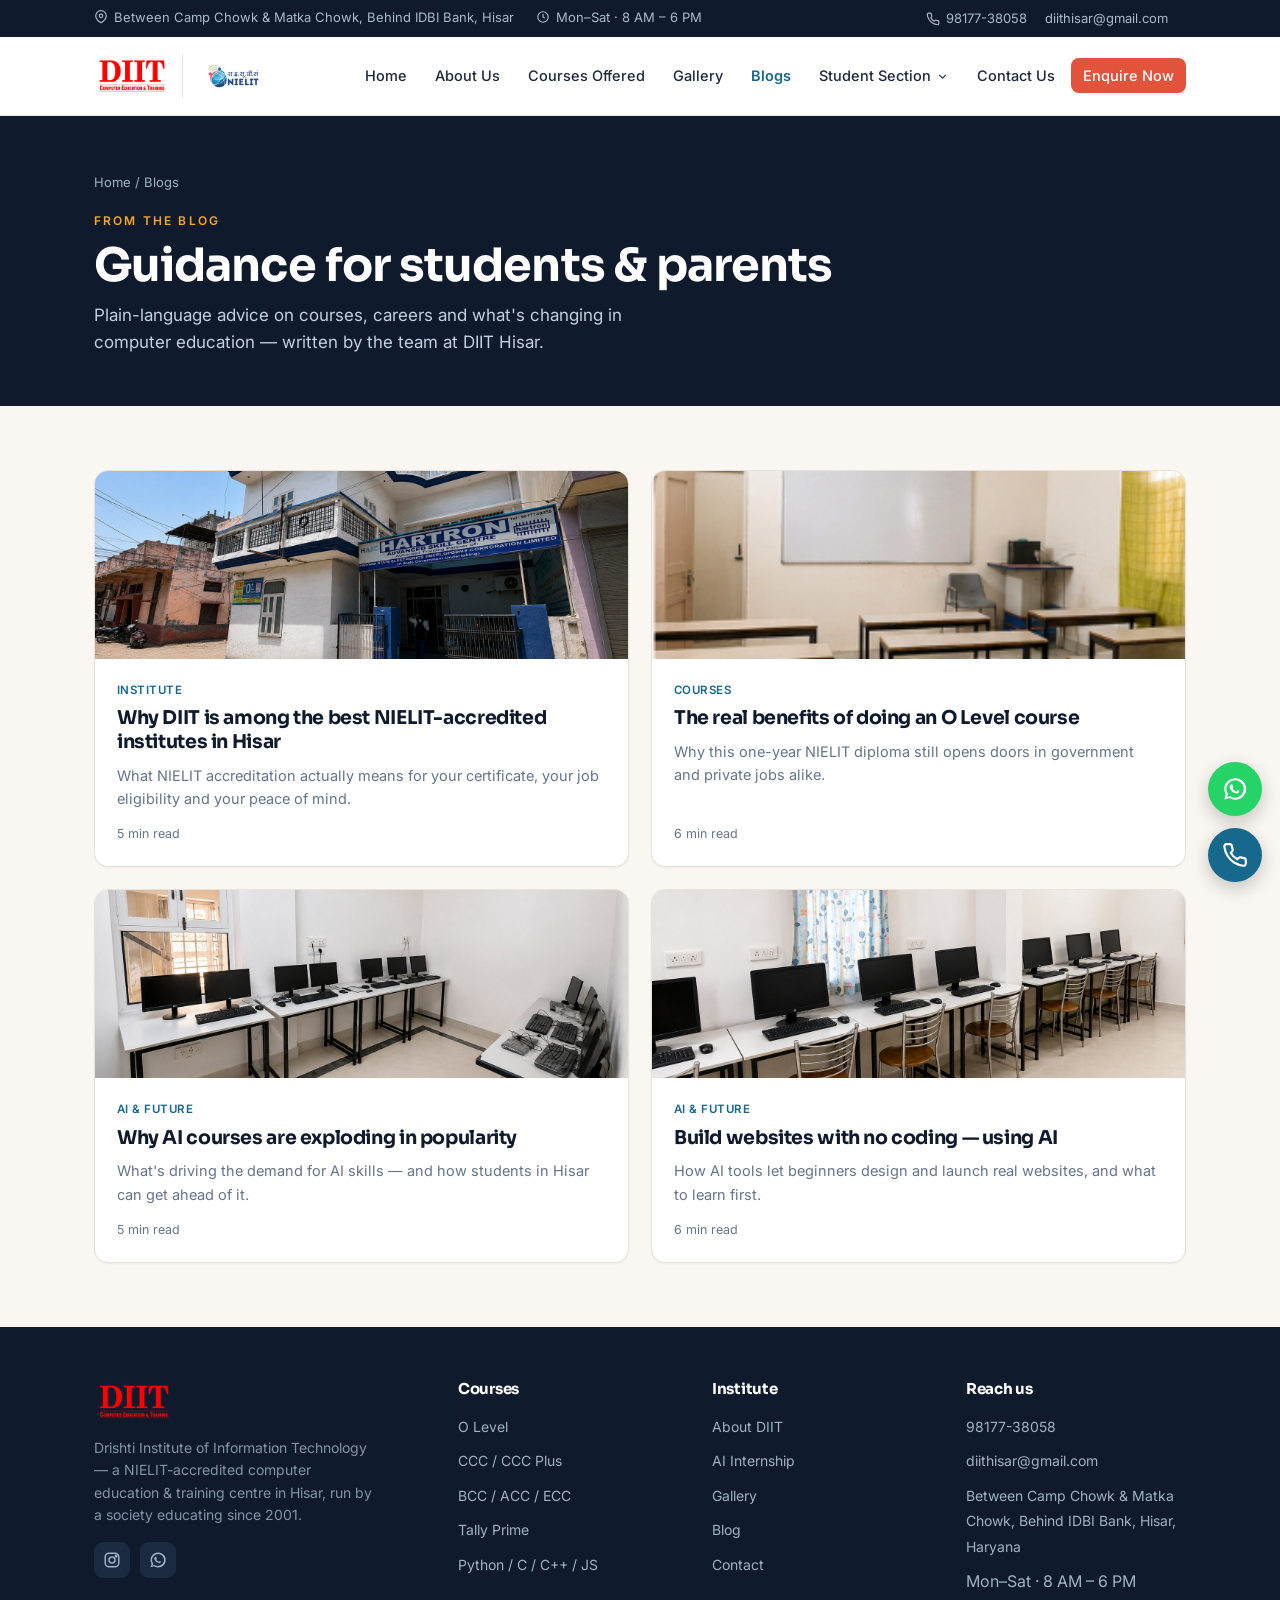
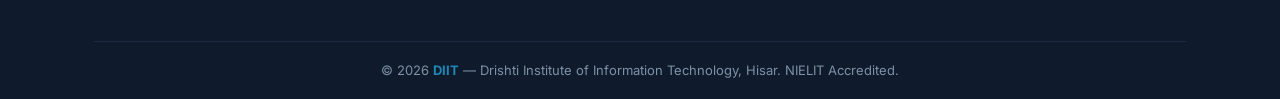
<file: blogs.html>
<!DOCTYPE html>
<html lang="en">
<head>
<meta charset="UTF-8">
<meta name="viewport" content="width=device-width, initial-scale=1.0">
<title>Blog — DIIT Hisar | Computer Education, NIELIT Courses &amp; AI Careers</title>
<meta name="description" content="The DIIT Hisar blog — guidance on NIELIT courses, the benefits of O Level, why AI courses are booming, and how to build websites with no coding using AI. Practical advice for students and parents in Hisar.">
<meta name="keywords" content="DIIT blog, NIELIT, DOEACC, O Level benefits, CCC, AI courses, cyber security, digital marketing, computer education Hisar, computer institute">
<meta name="robots" content="index, follow">
<link rel="canonical" href="https://diithisar.com/blogs.html">
<meta property="og:title" content="Blog — DIIT Hisar">
<meta property="og:description" content="Guidance on courses, careers and what's changing in computer education.">
<meta property="og:url" content="https://diithisar.com/blogs.html">
<meta property="og:image" content="https://diithisar.com/assets/images/classroom.jpg">
<link rel="icon" type="image/png" href="assets/logos/diit.png">
<link rel="preconnect" href="https://fonts.googleapis.com">
<link rel="preconnect" href="https://fonts.gstatic.com" crossorigin>
<link href="https://fonts.googleapis.com/css2?family=Sora:wght@400;500;600;700&family=Inter:wght@400;500;600;700&family=Mukta:wght@400;600;700&family=Space+Grotesk:wght@500;600;700&family=JetBrains+Mono:wght@400;500&display=swap" rel="stylesheet">
<link rel="stylesheet" href="assets/css/styles.css">
<script type="application/ld+json">
{"@context":"https://schema.org","@type":"BreadcrumbList","itemListElement":[
 {"@type":"ListItem","position":1,"name":"Home","item":"https://diithisar.com/"},
 {"@type":"ListItem","position":2,"name":"Blogs","item":"https://diithisar.com/blogs.html"}
]}
</script>
</head>
<body>
<a class="skip" href="#main">Skip to content</a>

<div class="topbar">
  <div class="wrap">
    <div class="tb-left">
      <span><svg viewBox="0 0 24 24" fill="none" stroke="currentColor" stroke-width="2"><path d="M21 10c0 7-9 12-9 12s-9-5-9-12a9 9 0 0 1 18 0z"/><circle cx="12" cy="10" r="3"/></svg> <a href="https://www.google.com/maps?cid=2531538996595029837" target="_blank" rel="noopener">Between Camp Chowk &amp; Matka Chowk, Behind IDBI Bank, Hisar</a></span>
      <span><svg viewBox="0 0 24 24" fill="none" stroke="currentColor" stroke-width="2"><circle cx="12" cy="12" r="9"/><path d="M12 7v5l3 2"/></svg> Mon–Sat · 8 AM – 6 PM</span>
    </div>
    <div class="tb-right">
      <a href="tel:+919817738058"><svg viewBox="0 0 24 24" fill="none" stroke="currentColor" stroke-width="2"><path d="M22 16.9v3a2 2 0 0 1-2.2 2 19.8 19.8 0 0 1-8.6-3 19.5 19.5 0 0 1-6-6 19.8 19.8 0 0 1-3-8.6A2 2 0 0 1 4.1 2h3a2 2 0 0 1 2 1.7c.1 1 .4 2 .7 2.9a2 2 0 0 1-.5 2.1L8.1 9.9a16 16 0 0 0 6 6l1.2-1.2a2 2 0 0 1 2.1-.5c.9.3 1.9.6 2.9.7a2 2 0 0 1 1.7 2z"/></svg> 98177-38058</a>
      <a href="mailto:diithisar@gmail.com">diithisar@gmail.com</a>
    </div>
  </div>
</div>

<header class="site-header">
  <nav class="nav" aria-label="Primary">
    <a class="brand" href="index.html" aria-label="DIIT home">
      <img src="assets/logos/diit.png" alt="DIIT Hisar — Computer Education &amp; Training logo" class="logo-diit">
      <span class="bsep"></span>
      <img src="assets/logos/nielit.png" alt="NIELIT accredited — National Institute of Electronics &amp; IT" class="logo-nielit">
    </a>
    <button class="nav-toggle" aria-label="Toggle menu" aria-expanded="false"><span></span><span></span><span></span></button>
    <ul class="nav-links">
      <li><a href="index.html">Home</a></li>
      <li><a href="about.html">About Us</a></li>
      <li><a href="courses.html">Courses Offered</a></li>
      <li><a href="gallery.html">Gallery</a></li>
      <li><a href="blogs.html" class="active">Blogs</a></li>
      <li class="has-drop">
        <button class="drop-toggle" aria-expanded="false" aria-haspopup="true">Student Section <svg class="caret" viewBox="0 0 24 24" fill="none" stroke="currentColor" stroke-width="2"><path d="M6 9l6 6 6-6"/></svg></button>
        <ul class="drop-menu">
          <li><a href="internship.html">Internship</a></li>
          <li><a href="verify.html">Certificate Verification</a></li>
        </ul>
      </li>
      <li><a href="contact.html">Contact Us</a></li>
      <li><a href="contact.html#enquire" class="nav-cta">Enquire Now</a></li>
    </ul>
  </nav>
</header>

<main id="main">

<section class="page-hero">
  <div class="wrap">
    <div class="breadcrumb"><a href="index.html">Home</a> / Blogs</div>
    <span class="kicker">From the Blog</span>
    <h1>Guidance for students &amp; parents</h1>
    <p>Plain-language advice on courses, careers and what's changing in computer education — written by the team at DIIT Hisar.</p>
  </div>
</section>

<section>
  <div class="wrap">
    <div class="grid grid-2">
      <a class="card blog-card" href="blog/diit-best-nielit-institute-hisar.html">
        <img class="bc-img" src="assets/images/building-street.jpg" alt="DIIT building, Hisar">
        <div class="bc-body"><div class="bc-cat">Institute</div><h3>Why DIIT is among the best NIELIT-accredited institutes in Hisar</h3><p>What NIELIT accreditation actually means for your certificate, your job eligibility and your peace of mind.</p><span class="bc-meta">5 min read</span></div>
      </a>
      <a class="card blog-card" href="blog/benefits-of-o-level-course.html">
        <img class="bc-img" src="assets/images/classroom.jpg" alt="O Level classroom">
        <div class="bc-body"><div class="bc-cat">Courses</div><h3>The real benefits of doing an O Level course</h3><p>Why this one-year NIELIT diploma still opens doors in government and private jobs alike.</p><span class="bc-meta">6 min read</span></div>
      </a>
      <a class="card blog-card" href="blog/rise-of-ai-courses.html">
        <img class="bc-img" src="assets/images/lab-1.jpg" alt="AI course lab">
        <div class="bc-body"><div class="bc-cat">AI &amp; Future</div><h3>Why AI courses are exploding in popularity</h3><p>What's driving the demand for AI skills — and how students in Hisar can get ahead of it.</p><span class="bc-meta">5 min read</span></div>
      </a>
      <a class="card blog-card" href="blog/build-websites-no-coding-ai.html">
        <img class="bc-img" src="assets/images/lab-2.jpg" alt="Building websites with AI">
        <div class="bc-body"><div class="bc-cat">AI &amp; Future</div><h3>Build websites with no coding — using AI</h3><p>How AI tools let beginners design and launch real websites, and what to learn first.</p><span class="bc-meta">6 min read</span></div>
      </a>
    </div>
  </div>
</section>

</main>

<footer class="site-footer">
  <div class="wrap">
    <div class="footer-top">
      <div class="footer-brand">
        <img src="assets/logos/diit.png" alt="DIIT logo">
        <p>Drishti Institute of Information Technology — a NIELIT-accredited computer education &amp; training centre in Hisar, run by a society educating since 2001.</p>
        <div class="footer-social">
          <a href="https://www.instagram.com/diit.india/" aria-label="Instagram" target="_blank" rel="noopener"><svg viewBox="0 0 24 24" fill="none" stroke="currentColor" stroke-width="2"><rect x="3" y="3" width="18" height="18" rx="5"/><circle cx="12" cy="12" r="4"/><circle cx="17.5" cy="6.5" r="1" fill="currentColor"/></svg></a>
          <a href="https://wa.me/919817738058" aria-label="WhatsApp" target="_blank" rel="noopener"><svg viewBox="0 0 24 24" fill="currentColor"><path d="M12 2a10 10 0 0 0-8.6 15l-1.3 4.7 4.8-1.3A10 10 0 1 0 12 2zm0 18a8 8 0 0 1-4.1-1.1l-.3-.2-2.8.7.8-2.7-.2-.3A8 8 0 1 1 12 20zm4.4-6c-.2-.1-1.4-.7-1.6-.8s-.4-.1-.5.1-.6.8-.8 1-.3.2-.5.1a6.5 6.5 0 0 1-3.2-2.8c-.2-.4.2-.4.6-1.2.1-.2 0-.3 0-.5s-.5-1.3-.7-1.7-.4-.4-.5-.4h-.5a1 1 0 0 0-.7.3 3 3 0 0 0-1 2.2A5.3 5.3 0 0 0 8 12.6c1.4 2 2.4 2.6 4 3.2 1.4.5 1.7.4 2 .4s1.4-.6 1.6-1.1.2-1 .1-1.1z"/></svg></a>
        </div>
      </div>
      <div><h4>Courses</h4><ul>
        <li><a href="courses.html#nielit">O Level</a></li>
        <li><a href="courses.html#nielit">CCC / CCC Plus</a></li>
        <li><a href="courses.html#nielit">BCC / ACC / ECC</a></li>
        <li><a href="courses.html#tally">Tally Prime</a></li>
        <li><a href="courses.html#programming">Python / C / C++ / JS</a></li>
      </ul></div>
      <div><h4>Institute</h4><ul>
        <li><a href="about.html">About DIIT</a></li>
        <li><a href="internship.html">AI Internship</a></li>
        <li><a href="gallery.html">Gallery</a></li>
        <li><a href="blogs.html">Blog</a></li>
        <li><a href="contact.html">Contact</a></li>
      </ul></div>
      <div><h4>Reach us</h4><ul>
        <li><a href="tel:+919817738058">98177-38058</a></li>
        <li><a href="mailto:diithisar@gmail.com">diithisar@gmail.com</a></li>
        <li><a href="https://www.google.com/maps?cid=2531538996595029837" target="_blank" rel="noopener">Between Camp Chowk &amp; Matka Chowk, Behind IDBI Bank, Hisar, Haryana</a></li>
        <li>Mon–Sat · 8 AM – 6 PM</li>
      </ul></div>
    </div>
    <div class="footer-bottom">© <span id="year">2026</span> <b>DIIT</b> — Drishti Institute of Information Technology, Hisar. NIELIT Accredited.</div>
  </div>
</footer>

<div class="float-actions">
  <a class="fa-wa" href="https://wa.me/919817738058" target="_blank" rel="noopener" aria-label="WhatsApp"><svg viewBox="0 0 24 24" fill="currentColor"><path d="M12 2a10 10 0 0 0-8.6 15l-1.3 4.7 4.8-1.3A10 10 0 1 0 12 2zm0 18a8 8 0 0 1-4.1-1.1l-.3-.2-2.8.7.8-2.7-.2-.3A8 8 0 1 1 12 20zm4.4-6c-.2-.1-1.4-.7-1.6-.8s-.4-.1-.5.1-.6.8-.8 1-.3.2-.5.1a6.5 6.5 0 0 1-3.2-2.8c-.2-.4.2-.4.6-1.2.1-.2 0-.3 0-.5s-.5-1.3-.7-1.7-.4-.4-.5-.4h-.5a1 1 0 0 0-.7.3 3 3 0 0 0-1 2.2A5.3 5.3 0 0 0 8 12.6c1.4 2 2.4 2.6 4 3.2 1.4.5 1.7.4 2 .4s1.4-.6 1.6-1.1.2-1 .1-1.1z"/></svg></a>
  <a class="fa-call" href="tel:+919817738058" aria-label="Call"><svg viewBox="0 0 24 24" fill="none" stroke="currentColor" stroke-width="2"><path d="M22 16.9v3a2 2 0 0 1-2.2 2 19.8 19.8 0 0 1-8.6-3 19.5 19.5 0 0 1-6-6 19.8 19.8 0 0 1-3-8.6A2 2 0 0 1 4.1 2h3a2 2 0 0 1 2 1.7c.1 1 .4 2 .7 2.9a2 2 0 0 1-.5 2.1L8.1 9.9a16 16 0 0 0 6 6l1.2-1.2a2 2 0 0 1 2.1-.5c.9.3 1.9.6 2.9.7a2 2 0 0 1 1.7 2z"/></svg></a>
</div>

<script src="assets/js/main.js"></script>
</body>
</html>
</file>
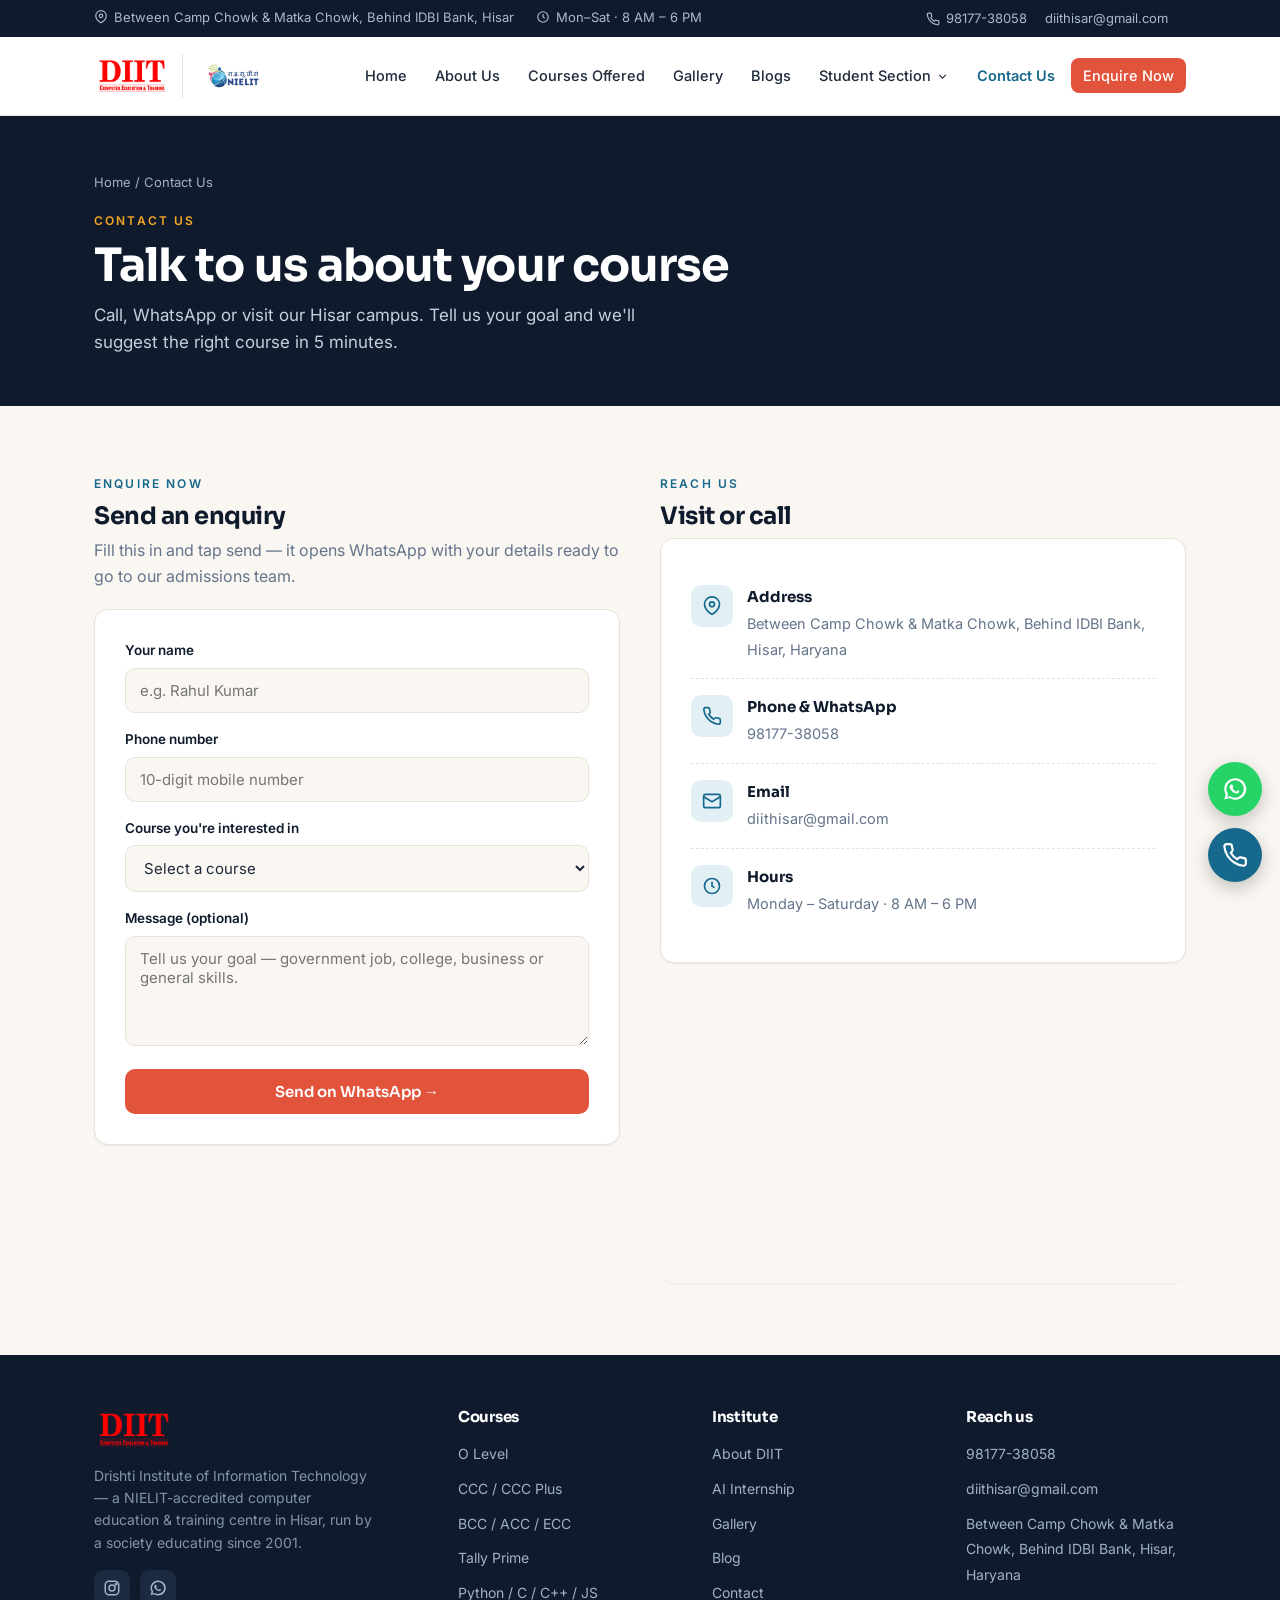
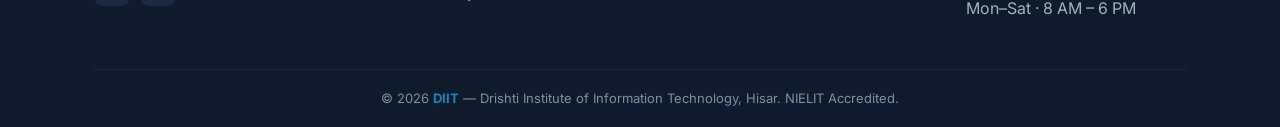
<file: contact.html>
<!DOCTYPE html>
<html lang="en">
<head>
<meta charset="UTF-8">
<meta name="viewport" content="width=device-width, initial-scale=1.0">
<title>Contact Us &amp; Enquire — DIIT Hisar | Phone, WhatsApp, Email, Address</title>
<meta name="description" content="Contact DIIT Hisar — call or WhatsApp 98177-38058, email diithisar@gmail.com, or visit Between Camp Chowk &amp; Matka Chowk, Behind IDBI Bank, Hisar. Send an enquiry and we'll reply on WhatsApp.">
<meta name="keywords" content="DIIT Hisar contact, NIELIT computer institute Hisar, computer courses Hisar, O Level CCC Hisar, computer education, DOEACC, Hisar">
<meta name="robots" content="index, follow">
<link rel="canonical" href="https://diithisar.com/contact.html">
<meta property="og:title" content="Contact &amp; Enquire — DIIT Hisar">
<meta property="og:description" content="Call/WhatsApp 98177-38058 · diithisar@gmail.com · Between Camp Chowk &amp; Matka Chowk, Behind IDBI Bank, Hisar.">
<meta property="og:url" content="https://diithisar.com/contact.html">
<meta property="og:image" content="https://diithisar.com/assets/images/building.jpg">
<link rel="icon" type="image/png" href="assets/logos/diit.png">
<link rel="preconnect" href="https://fonts.googleapis.com">
<link rel="preconnect" href="https://fonts.gstatic.com" crossorigin>
<link href="https://fonts.googleapis.com/css2?family=Sora:wght@400;500;600;700&family=Inter:wght@400;500;600;700&family=Mukta:wght@400;600;700&family=Space+Grotesk:wght@500;600;700&family=JetBrains+Mono:wght@400;500&display=swap" rel="stylesheet">
<link rel="stylesheet" href="assets/css/styles.css">
<script type="application/ld+json">
{"@context":"https://schema.org","@type":"BreadcrumbList","itemListElement":[
 {"@type":"ListItem","position":1,"name":"Home","item":"https://diithisar.com/"},
 {"@type":"ListItem","position":2,"name":"Contact Us","item":"https://diithisar.com/contact.html"}
]}
</script>
</head>
<body>
<a class="skip" href="#main">Skip to content</a>

<div class="topbar">
  <div class="wrap">
    <div class="tb-left">
      <span><svg viewBox="0 0 24 24" fill="none" stroke="currentColor" stroke-width="2"><path d="M21 10c0 7-9 12-9 12s-9-5-9-12a9 9 0 0 1 18 0z"/><circle cx="12" cy="10" r="3"/></svg> <a href="https://www.google.com/maps?cid=2531538996595029837" target="_blank" rel="noopener">Between Camp Chowk &amp; Matka Chowk, Behind IDBI Bank, Hisar</a></span>
      <span><svg viewBox="0 0 24 24" fill="none" stroke="currentColor" stroke-width="2"><circle cx="12" cy="12" r="9"/><path d="M12 7v5l3 2"/></svg> Mon–Sat · 8 AM – 6 PM</span>
    </div>
    <div class="tb-right">
      <a href="tel:+919817738058"><svg viewBox="0 0 24 24" fill="none" stroke="currentColor" stroke-width="2"><path d="M22 16.9v3a2 2 0 0 1-2.2 2 19.8 19.8 0 0 1-8.6-3 19.5 19.5 0 0 1-6-6 19.8 19.8 0 0 1-3-8.6A2 2 0 0 1 4.1 2h3a2 2 0 0 1 2 1.7c.1 1 .4 2 .7 2.9a2 2 0 0 1-.5 2.1L8.1 9.9a16 16 0 0 0 6 6l1.2-1.2a2 2 0 0 1 2.1-.5c.9.3 1.9.6 2.9.7a2 2 0 0 1 1.7 2z"/></svg> 98177-38058</a>
      <a href="mailto:diithisar@gmail.com">diithisar@gmail.com</a>
    </div>
  </div>
</div>

<header class="site-header">
  <nav class="nav" aria-label="Primary">
    <a class="brand" href="index.html" aria-label="DIIT home">
      <img src="assets/logos/diit.png" alt="DIIT Hisar — Computer Education &amp; Training logo" class="logo-diit">
      <span class="bsep"></span>
      <img src="assets/logos/nielit.png" alt="NIELIT accredited — National Institute of Electronics &amp; IT" class="logo-nielit">
    </a>
    <button class="nav-toggle" aria-label="Toggle menu" aria-expanded="false"><span></span><span></span><span></span></button>
    <ul class="nav-links">
      <li><a href="index.html">Home</a></li>
      <li><a href="about.html">About Us</a></li>
      <li><a href="courses.html">Courses Offered</a></li>
      <li><a href="gallery.html">Gallery</a></li>
      <li><a href="blogs.html">Blogs</a></li>
      <li class="has-drop">
        <button class="drop-toggle" aria-expanded="false" aria-haspopup="true">Student Section <svg class="caret" viewBox="0 0 24 24" fill="none" stroke="currentColor" stroke-width="2"><path d="M6 9l6 6 6-6"/></svg></button>
        <ul class="drop-menu">
          <li><a href="internship.html">Internship</a></li>
          <li><a href="verify.html">Certificate Verification</a></li>
        </ul>
      </li>
      <li><a href="contact.html" class="active">Contact Us</a></li>
      <li><a href="contact.html#enquire" class="nav-cta">Enquire Now</a></li>
    </ul>
  </nav>
</header>

<main id="main">

<section class="page-hero">
  <div class="wrap">
    <div class="breadcrumb"><a href="index.html">Home</a> / Contact Us</div>
    <span class="kicker">Contact Us</span>
    <h1>Talk to us about your course</h1>
    <p>Call, WhatsApp or visit our Hisar campus. Tell us your goal and we'll suggest the right course in 5 minutes.</p>
  </div>
</section>

<section id="enquire">
  <div class="wrap">
    <div class="contact-grid">

      <!-- Enquiry form -->
      <div>
        <span class="kicker">Enquire Now</span>
        <h2 style="margin-bottom:8px">Send an enquiry</h2>
        <p class="muted" style="margin-bottom:20px">Fill this in and tap send — it opens WhatsApp with your details ready to go to our admissions team.</p>
        <form class="form-card" id="enquiry-form">
          <div class="field">
            <label for="name">Your name</label>
            <input type="text" id="name" name="name" placeholder="e.g. Rahul Kumar" required>
          </div>
          <div class="field">
            <label for="phone">Phone number</label>
            <input type="tel" id="phone" name="phone" placeholder="10-digit mobile number" required>
          </div>
          <div class="field">
            <label for="course">Course you're interested in</label>
            <select id="course" name="course">
              <option value="">Select a course</option>
              <option>O Level</option>
              <option>CCC</option>
              <option>CCC Plus</option>
              <option>BCC</option>
              <option>ACC</option>
              <option>ECC</option>
              <option>Tally (Basic / Advanced)</option>
              <option>Python / C / C++ / JavaScript</option>
              <option>AI Internship Program</option>
              <option>Not sure — need guidance</option>
            </select>
          </div>
          <div class="field">
            <label for="message">Message (optional)</label>
            <textarea id="message" name="message" placeholder="Tell us your goal — government job, college, business or general skills."></textarea>
          </div>
          <button type="submit" class="btn btn-cta" style="width:100%;justify-content:center">Send on WhatsApp →</button>
        </form>
      </div>

      <!-- Info + map -->
      <div>
        <span class="kicker">Reach us</span>
        <h2 style="margin-bottom:8px">Visit or call</h2>
        <div class="form-card" style="margin-bottom:20px">
          <div class="info-row">
            <span class="ir-ico"><svg viewBox="0 0 24 24" fill="none" stroke="currentColor" stroke-width="2"><path d="M21 10c0 7-9 12-9 12s-9-5-9-12a9 9 0 0 1 18 0z"/><circle cx="12" cy="10" r="3"/></svg></span>
            <div><b>Address</b><a href="https://www.google.com/maps?cid=2531538996595029837" target="_blank" rel="noopener">Between Camp Chowk &amp; Matka Chowk, Behind IDBI Bank, Hisar, Haryana</a></div>
          </div>
          <div class="info-row">
            <span class="ir-ico"><svg viewBox="0 0 24 24" fill="none" stroke="currentColor" stroke-width="2"><path d="M22 16.9v3a2 2 0 0 1-2.2 2 19.8 19.8 0 0 1-8.6-3 19.5 19.5 0 0 1-6-6 19.8 19.8 0 0 1-3-8.6A2 2 0 0 1 4.1 2h3a2 2 0 0 1 2 1.7c.1 1 .4 2 .7 2.9a2 2 0 0 1-.5 2.1L8.1 9.9a16 16 0 0 0 6 6l1.2-1.2a2 2 0 0 1 2.1-.5c.9.3 1.9.6 2.9.7a2 2 0 0 1 1.7 2z"/></svg></span>
            <div><b>Phone &amp; WhatsApp</b><a href="tel:+919817738058">98177-38058</a></div>
          </div>
          <div class="info-row">
            <span class="ir-ico"><svg viewBox="0 0 24 24" fill="none" stroke="currentColor" stroke-width="2"><rect x="2" y="4" width="20" height="16" rx="2"/><path d="M22 7l-10 6L2 7"/></svg></span>
            <div><b>Email</b><a href="mailto:diithisar@gmail.com">diithisar@gmail.com</a></div>
          </div>
          <div class="info-row">
            <span class="ir-ico"><svg viewBox="0 0 24 24" fill="none" stroke="currentColor" stroke-width="2"><circle cx="12" cy="12" r="9"/><path d="M12 7v5l3 2"/></svg></span>
            <div><b>Hours</b><span>Monday – Saturday · 8 AM – 6 PM</span></div>
          </div>
        </div>
        <iframe class="map-embed" title="Drishti Institute of Information Technology (DIIT) location, Hisar" src="https://www.google.com/maps/embed?pb=!1m18!1m12!1m3!1d267.33250483083646!2d75.72506051475644!3d29.147828827606567!2m3!1f0!2f0!3f0!3m2!1i1024!2i768!4f13.1!3m3!1m2!1s0x391233a39074f051%3A0x2321d54e0318774d!2sDrishti%20Institute%20of%20Information%20Technology!5e0!3m2!1sen!2sin!4v1782803082103!5m2!1sen!2sin" allowfullscreen="" loading="lazy" referrerpolicy="strict-origin-when-cross-origin"></iframe>
      </div>

    </div>
  </div>
</section>

</main>

<footer class="site-footer">
  <div class="wrap">
    <div class="footer-top">
      <div class="footer-brand">
        <img src="assets/logos/diit.png" alt="DIIT logo">
        <p>Drishti Institute of Information Technology — a NIELIT-accredited computer education &amp; training centre in Hisar, run by a society educating since 2001.</p>
        <div class="footer-social">
          <a href="https://www.instagram.com/diit.india/" aria-label="Instagram" target="_blank" rel="noopener"><svg viewBox="0 0 24 24" fill="none" stroke="currentColor" stroke-width="2"><rect x="3" y="3" width="18" height="18" rx="5"/><circle cx="12" cy="12" r="4"/><circle cx="17.5" cy="6.5" r="1" fill="currentColor"/></svg></a>
          <a href="https://wa.me/919817738058" aria-label="WhatsApp" target="_blank" rel="noopener"><svg viewBox="0 0 24 24" fill="currentColor"><path d="M12 2a10 10 0 0 0-8.6 15l-1.3 4.7 4.8-1.3A10 10 0 1 0 12 2zm0 18a8 8 0 0 1-4.1-1.1l-.3-.2-2.8.7.8-2.7-.2-.3A8 8 0 1 1 12 20zm4.4-6c-.2-.1-1.4-.7-1.6-.8s-.4-.1-.5.1-.6.8-.8 1-.3.2-.5.1a6.5 6.5 0 0 1-3.2-2.8c-.2-.4.2-.4.6-1.2.1-.2 0-.3 0-.5s-.5-1.3-.7-1.7-.4-.4-.5-.4h-.5a1 1 0 0 0-.7.3 3 3 0 0 0-1 2.2A5.3 5.3 0 0 0 8 12.6c1.4 2 2.4 2.6 4 3.2 1.4.5 1.7.4 2 .4s1.4-.6 1.6-1.1.2-1 .1-1.1z"/></svg></a>
        </div>
      </div>
      <div>
        <h4>Courses</h4>
        <ul>
          <li><a href="courses.html#nielit">O Level</a></li>
          <li><a href="courses.html#nielit">CCC / CCC Plus</a></li>
          <li><a href="courses.html#nielit">BCC / ACC / ECC</a></li>
          <li><a href="courses.html#tally">Tally Prime</a></li>
          <li><a href="courses.html#programming">Python / C / C++ / JS</a></li>
        </ul>
      </div>
      <div>
        <h4>Institute</h4>
        <ul>
          <li><a href="about.html">About DIIT</a></li>
          <li><a href="internship.html">AI Internship</a></li>
          <li><a href="gallery.html">Gallery</a></li>
          <li><a href="blogs.html">Blog</a></li>
          <li><a href="contact.html">Contact</a></li>
        </ul>
      </div>
      <div>
        <h4>Reach us</h4>
        <ul>
          <li><a href="tel:+919817738058">98177-38058</a></li>
          <li><a href="mailto:diithisar@gmail.com">diithisar@gmail.com</a></li>
          <li><a href="https://www.google.com/maps?cid=2531538996595029837" target="_blank" rel="noopener">Between Camp Chowk &amp; Matka Chowk, Behind IDBI Bank, Hisar, Haryana</a></li>
          <li>Mon–Sat · 8 AM – 6 PM</li>
        </ul>
      </div>
    </div>
    <div class="footer-bottom">© <span id="year">2026</span> <b>DIIT</b> — Drishti Institute of Information Technology, Hisar. NIELIT Accredited.</div>
  </div>
</footer>

<div class="float-actions">
  <a class="fa-wa" href="https://wa.me/919817738058" target="_blank" rel="noopener" aria-label="WhatsApp"><svg viewBox="0 0 24 24" fill="currentColor"><path d="M12 2a10 10 0 0 0-8.6 15l-1.3 4.7 4.8-1.3A10 10 0 1 0 12 2zm0 18a8 8 0 0 1-4.1-1.1l-.3-.2-2.8.7.8-2.7-.2-.3A8 8 0 1 1 12 20zm4.4-6c-.2-.1-1.4-.7-1.6-.8s-.4-.1-.5.1-.6.8-.8 1-.3.2-.5.1a6.5 6.5 0 0 1-3.2-2.8c-.2-.4.2-.4.6-1.2.1-.2 0-.3 0-.5s-.5-1.3-.7-1.7-.4-.4-.5-.4h-.5a1 1 0 0 0-.7.3 3 3 0 0 0-1 2.2A5.3 5.3 0 0 0 8 12.6c1.4 2 2.4 2.6 4 3.2 1.4.5 1.7.4 2 .4s1.4-.6 1.6-1.1.2-1 .1-1.1z"/></svg></a>
  <a class="fa-call" href="tel:+919817738058" aria-label="Call"><svg viewBox="0 0 24 24" fill="none" stroke="currentColor" stroke-width="2"><path d="M22 16.9v3a2 2 0 0 1-2.2 2 19.8 19.8 0 0 1-8.6-3 19.5 19.5 0 0 1-6-6 19.8 19.8 0 0 1-3-8.6A2 2 0 0 1 4.1 2h3a2 2 0 0 1 2 1.7c.1 1 .4 2 .7 2.9a2 2 0 0 1-.5 2.1L8.1 9.9a16 16 0 0 0 6 6l1.2-1.2a2 2 0 0 1 2.1-.5c.9.3 1.9.6 2.9.7a2 2 0 0 1 1.7 2z"/></svg></a>
</div>

<script src="assets/js/main.js"></script>
</body>
</html>
</file>
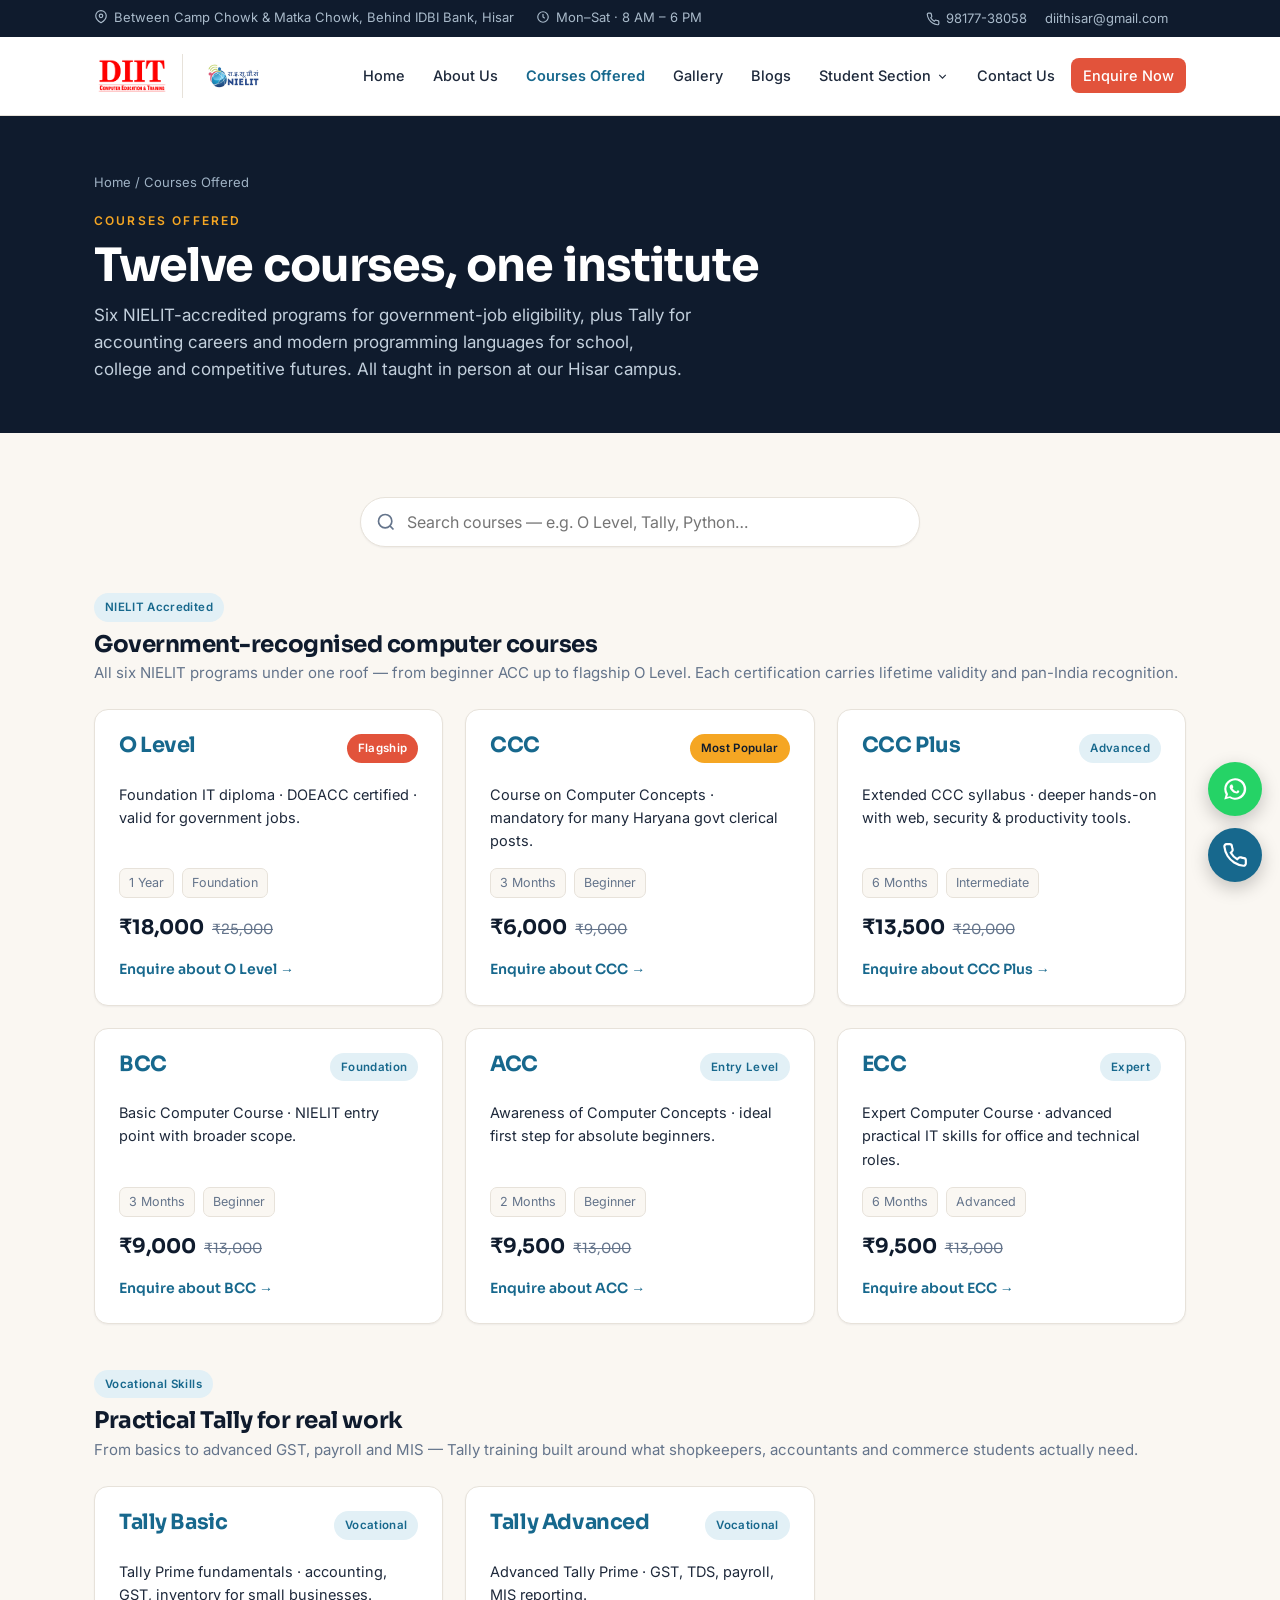
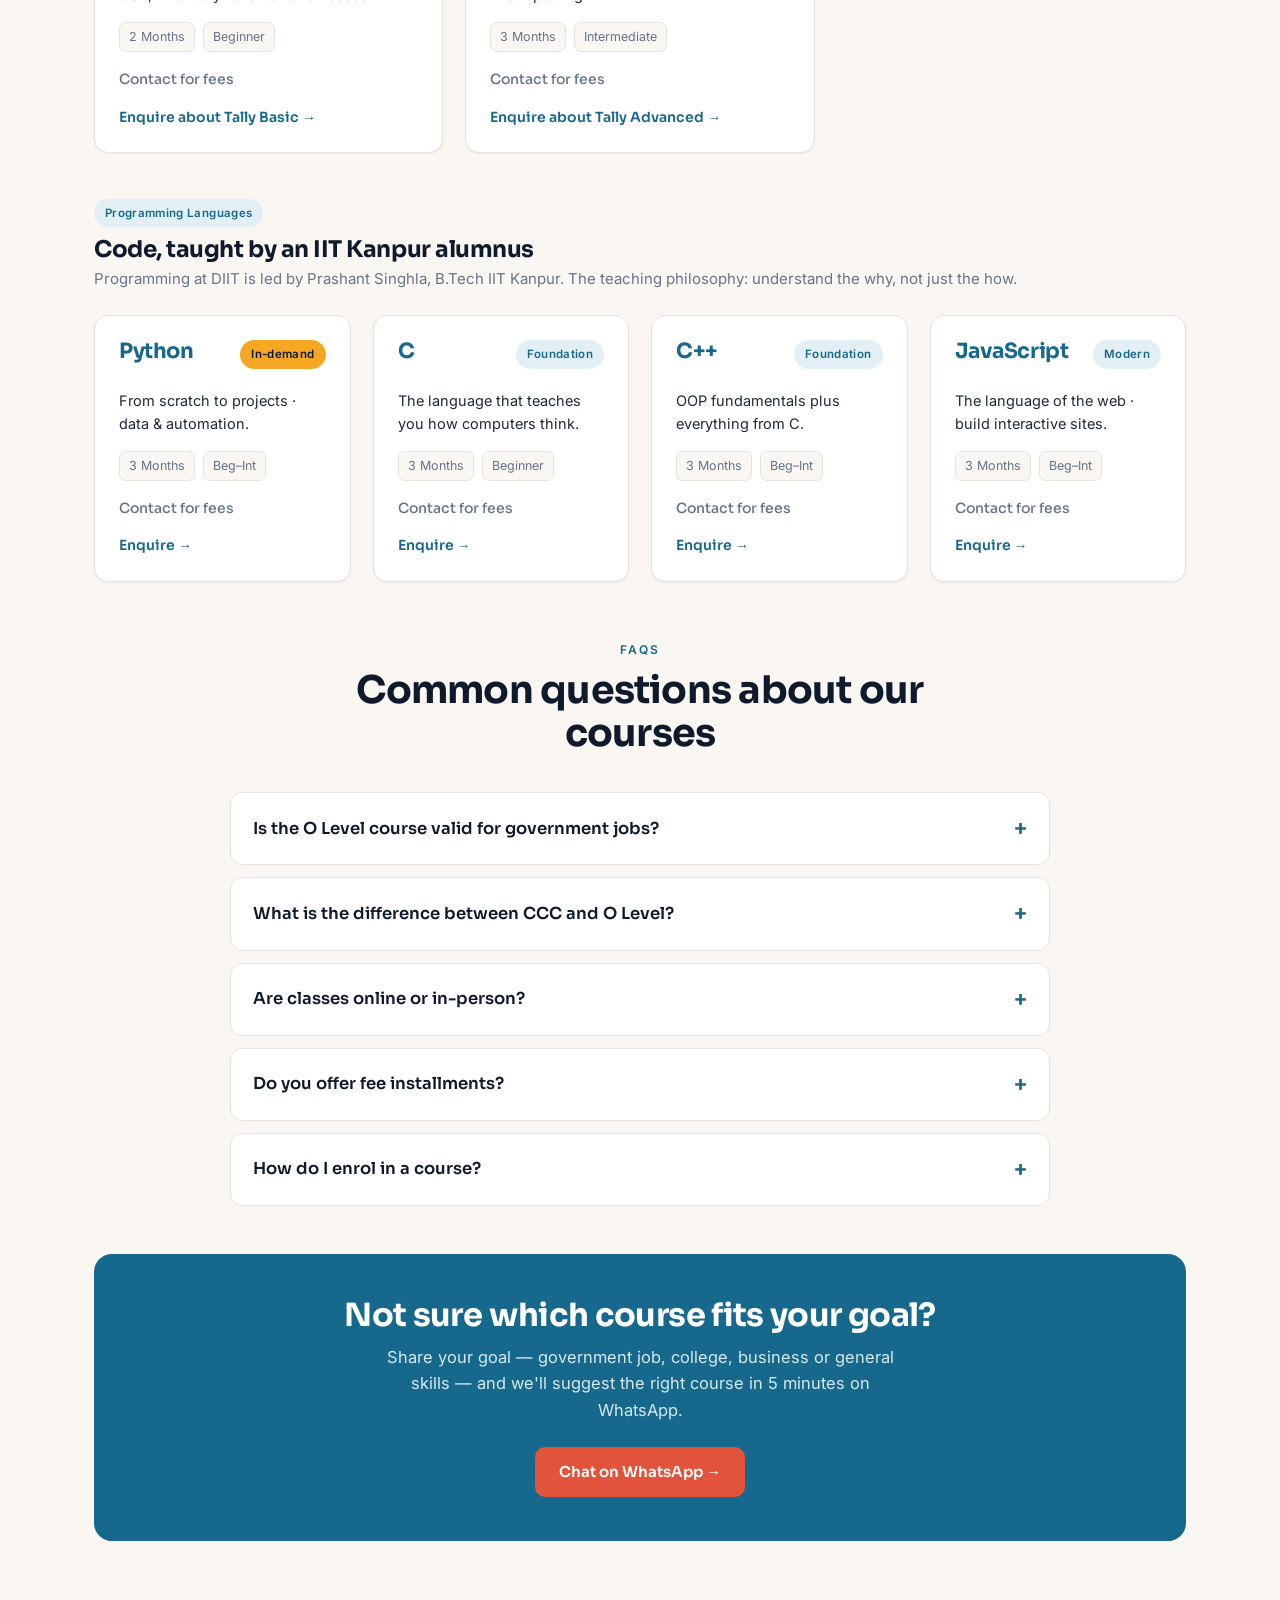
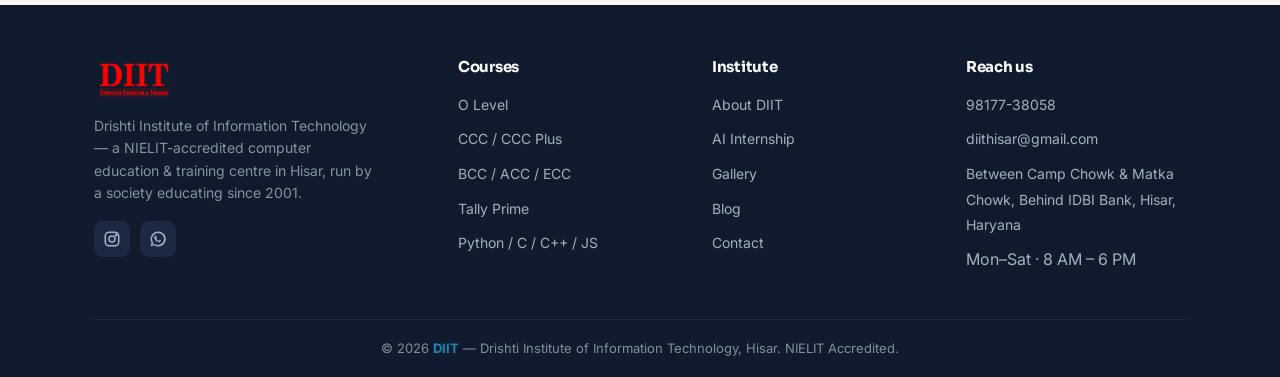
<file: courses.html>
<!DOCTYPE html>
<html lang="en">
<head>
<meta charset="UTF-8">
<meta name="viewport" content="width=device-width, initial-scale=1.0">
<title>Courses Offered — DIIT Hisar | O Level, CCC, BCC, ACC, ECC, Tally, Programming</title>
<meta name="description" content="All 12 courses at DIIT Hisar: six NIELIT-accredited programs (O Level, CCC, CCC Plus, BCC, ACC, ECC), Tally Prime, and programming (Python, C, C++, JavaScript). Durations, fees and details.">
<meta name="keywords" content="computer courses Hisar, NIELIT courses, DOEACC, O Level Hisar, CCC BCC ACC ECC, Tally course Hisar, Python C C++ JavaScript Hisar, AI courses, computer education, DIIT Hisar">
<meta name="robots" content="index, follow">
<link rel="canonical" href="https://diithisar.com/courses.html">
<meta property="og:title" content="Courses Offered — DIIT Hisar">
<meta property="og:description" content="NIELIT, Tally and programming courses with real durations and fees, taught in person in Hisar.">
<meta property="og:url" content="https://diithisar.com/courses.html">
<meta property="og:image" content="https://diithisar.com/assets/images/lab-1.jpg">
<link rel="icon" type="image/png" href="assets/logos/diit.png">
<link rel="preconnect" href="https://fonts.googleapis.com">
<link rel="preconnect" href="https://fonts.gstatic.com" crossorigin>
<link href="https://fonts.googleapis.com/css2?family=Sora:wght@400;500;600;700&family=Inter:wght@400;500;600;700&family=Mukta:wght@400;600;700&family=Space+Grotesk:wght@500;600;700&family=JetBrains+Mono:wght@400;500&display=swap" rel="stylesheet">
<link rel="stylesheet" href="assets/css/styles.css">
<script type="application/ld+json">
{"@context":"https://schema.org","@type":"BreadcrumbList","itemListElement":[
 {"@type":"ListItem","position":1,"name":"Home","item":"https://diithisar.com/"},
 {"@type":"ListItem","position":2,"name":"Courses Offered","item":"https://diithisar.com/courses.html"}
]}
</script>
<script type="application/ld+json">
{"@context":"https://schema.org","@type":"ItemList","name":"Courses at DIIT Hisar","itemListElement":[
 {"@type":"ListItem","position":1,"item":{"@type":"Course","name":"O Level","description":"NIELIT O Level foundation IT diploma (DOEACC certified), valid for government jobs. Duration 1 year.","provider":{"@type":"Organization","name":"DIIT — Drishti Institute of Information Technology","sameAs":"https://diithisar.com/"}}},
 {"@type":"ListItem","position":2,"item":{"@type":"Course","name":"CCC","description":"NIELIT Course on Computer Concepts, mandatory for many Haryana government clerical posts. Duration 3 months.","provider":{"@type":"Organization","name":"DIIT — Drishti Institute of Information Technology","sameAs":"https://diithisar.com/"}}},
 {"@type":"ListItem","position":3,"item":{"@type":"Course","name":"CCC Plus","description":"Extended CCC syllabus with deeper hands-on web, security and productivity tools. Duration 6 months.","provider":{"@type":"Organization","name":"DIIT — Drishti Institute of Information Technology","sameAs":"https://diithisar.com/"}}},
 {"@type":"ListItem","position":4,"item":{"@type":"Course","name":"BCC","description":"NIELIT Basic Computer Course, entry point with broader scope. Duration 3 months.","provider":{"@type":"Organization","name":"DIIT — Drishti Institute of Information Technology","sameAs":"https://diithisar.com/"}}},
 {"@type":"ListItem","position":5,"item":{"@type":"Course","name":"ACC","description":"Awareness of Computer Concepts, ideal first step for absolute beginners. Duration 2 months.","provider":{"@type":"Organization","name":"DIIT — Drishti Institute of Information Technology","sameAs":"https://diithisar.com/"}}},
 {"@type":"ListItem","position":6,"item":{"@type":"Course","name":"ECC","description":"Expert Computer Course, advanced practical IT skills for office and technical roles. Duration 6 months.","provider":{"@type":"Organization","name":"DIIT — Drishti Institute of Information Technology","sameAs":"https://diithisar.com/"}}},
 {"@type":"ListItem","position":7,"item":{"@type":"Course","name":"Tally Basic","description":"Tally Prime fundamentals: accounting, GST and inventory for small businesses. Duration 2 months.","provider":{"@type":"Organization","name":"DIIT — Drishti Institute of Information Technology","sameAs":"https://diithisar.com/"}}},
 {"@type":"ListItem","position":8,"item":{"@type":"Course","name":"Tally Advanced","description":"Advanced Tally Prime: GST, TDS, payroll and MIS reporting. Duration 3 months.","provider":{"@type":"Organization","name":"DIIT — Drishti Institute of Information Technology","sameAs":"https://diithisar.com/"}}},
 {"@type":"ListItem","position":9,"item":{"@type":"Course","name":"Python Programming","description":"Python from scratch to projects, data and automation. Duration 3 months.","provider":{"@type":"Organization","name":"DIIT — Drishti Institute of Information Technology","sameAs":"https://diithisar.com/"}}},
 {"@type":"ListItem","position":10,"item":{"@type":"Course","name":"C Programming","description":"C programming fundamentals — how computers think. Duration 3 months.","provider":{"@type":"Organization","name":"DIIT — Drishti Institute of Information Technology","sameAs":"https://diithisar.com/"}}},
 {"@type":"ListItem","position":11,"item":{"@type":"Course","name":"C++ Programming","description":"C++ with OOP fundamentals plus everything from C. Duration 3 months.","provider":{"@type":"Organization","name":"DIIT — Drishti Institute of Information Technology","sameAs":"https://diithisar.com/"}}},
 {"@type":"ListItem","position":12,"item":{"@type":"Course","name":"JavaScript","description":"JavaScript, the language of the web — build interactive sites. Duration 3 months.","provider":{"@type":"Organization","name":"DIIT — Drishti Institute of Information Technology","sameAs":"https://diithisar.com/"}}}
]}
</script>
</head>
<body>
<a class="skip" href="#main">Skip to content</a>

<div class="topbar">
  <div class="wrap">
    <div class="tb-left">
      <span><svg viewBox="0 0 24 24" fill="none" stroke="currentColor" stroke-width="2"><path d="M21 10c0 7-9 12-9 12s-9-5-9-12a9 9 0 0 1 18 0z"/><circle cx="12" cy="10" r="3"/></svg> <a href="https://www.google.com/maps?cid=2531538996595029837" target="_blank" rel="noopener">Between Camp Chowk &amp; Matka Chowk, Behind IDBI Bank, Hisar</a></span>
      <span><svg viewBox="0 0 24 24" fill="none" stroke="currentColor" stroke-width="2"><circle cx="12" cy="12" r="9"/><path d="M12 7v5l3 2"/></svg> Mon–Sat · 8 AM – 6 PM</span>
    </div>
    <div class="tb-right">
      <a href="tel:+919817738058"><svg viewBox="0 0 24 24" fill="none" stroke="currentColor" stroke-width="2"><path d="M22 16.9v3a2 2 0 0 1-2.2 2 19.8 19.8 0 0 1-8.6-3 19.5 19.5 0 0 1-6-6 19.8 19.8 0 0 1-3-8.6A2 2 0 0 1 4.1 2h3a2 2 0 0 1 2 1.7c.1 1 .4 2 .7 2.9a2 2 0 0 1-.5 2.1L8.1 9.9a16 16 0 0 0 6 6l1.2-1.2a2 2 0 0 1 2.1-.5c.9.3 1.9.6 2.9.7a2 2 0 0 1 1.7 2z"/></svg> 98177-38058</a>
      <a href="mailto:diithisar@gmail.com">diithisar@gmail.com</a>
    </div>
  </div>
</div>

<header class="site-header">
  <nav class="nav" aria-label="Primary">
    <a class="brand" href="index.html" aria-label="DIIT home">
      <img src="assets/logos/diit.png" alt="DIIT Hisar — Computer Education &amp; Training logo" class="logo-diit">
      <span class="bsep"></span>
      <img src="assets/logos/nielit.png" alt="NIELIT accredited — National Institute of Electronics &amp; IT" class="logo-nielit">
    </a>
    <button class="nav-toggle" aria-label="Toggle menu" aria-expanded="false"><span></span><span></span><span></span></button>
    <ul class="nav-links">
      <li><a href="index.html">Home</a></li>
      <li><a href="about.html">About Us</a></li>
      <li><a href="courses.html" class="active">Courses Offered</a></li>
      <li><a href="gallery.html">Gallery</a></li>
      <li><a href="blogs.html">Blogs</a></li>
      <li class="has-drop">
        <button class="drop-toggle" aria-expanded="false" aria-haspopup="true">Student Section <svg class="caret" viewBox="0 0 24 24" fill="none" stroke="currentColor" stroke-width="2"><path d="M6 9l6 6 6-6"/></svg></button>
        <ul class="drop-menu">
          <li><a href="internship.html">Internship</a></li>
          <li><a href="verify.html">Certificate Verification</a></li>
        </ul>
      </li>
      <li><a href="contact.html">Contact Us</a></li>
      <li><a href="contact.html#enquire" class="nav-cta">Enquire Now</a></li>
    </ul>
  </nav>
</header>

<main id="main">

<section class="page-hero">
  <div class="wrap">
    <div class="breadcrumb"><a href="index.html">Home</a> / Courses Offered</div>
    <span class="kicker">Courses Offered</span>
    <h1>Twelve courses, one institute</h1>
    <p>Six NIELIT-accredited programs for government-job eligibility, plus Tally for accounting careers and modern programming languages for school, college and competitive futures. All taught in person at our Hisar campus.</p>
  </div>
</section>

<section>
  <div class="wrap">

    <div class="course-search">
      <svg viewBox="0 0 24 24" fill="none" stroke="currentColor" stroke-width="2"><circle cx="11" cy="11" r="8"/><path d="M21 21l-4.3-4.3"/></svg>
      <input type="search" id="course-search-input" placeholder="Search courses — e.g. O Level, Tally, Python…" aria-label="Search courses">
    </div>
    <p class="course-noresult">No courses match your search. Try a different keyword, or <a href="contact.html#enquire">ask us on WhatsApp</a>.</p>

    <!-- NIELIT -->
    <div class="cat-band" id="nielit">
      <span class="badge badge-teal">NIELIT Accredited</span>
      <h3 style="margin-top:10px">Government-recognised computer courses</h3>
      <p>All six NIELIT programs under one roof — from beginner ACC up to flagship O Level. Each certification carries lifetime validity and pan-India recognition.</p>
    </div>
    <div class="grid grid-3">
      <div class="card"><div class="card-pad course-card">
        <div class="cc-top"><h3>O Level</h3><span class="badge badge-new">Flagship</span></div>
        <p class="cc-desc">Foundation IT diploma · DOEACC certified · valid for government jobs.</p>
        <div class="cc-meta"><span class="m">1 Year</span><span class="m">Foundation</span></div>
        <div class="cc-fee"><span class="now">₹18,000</span><span class="was">₹25,000</span></div>
        <a class="cc-link" href="contact.html#enquire">Enquire about O Level →</a>
      </div></div>
      <div class="card"><div class="card-pad course-card">
        <div class="cc-top"><h3>CCC</h3><span class="badge badge-amber">Most Popular</span></div>
        <p class="cc-desc">Course on Computer Concepts · mandatory for many Haryana govt clerical posts.</p>
        <div class="cc-meta"><span class="m">3 Months</span><span class="m">Beginner</span></div>
        <div class="cc-fee"><span class="now">₹6,000</span><span class="was">₹9,000</span></div>
        <a class="cc-link" href="contact.html#enquire">Enquire about CCC →</a>
      </div></div>
      <div class="card"><div class="card-pad course-card">
        <div class="cc-top"><h3>CCC Plus</h3><span class="badge badge-teal">Advanced</span></div>
        <p class="cc-desc">Extended CCC syllabus · deeper hands-on with web, security &amp; productivity tools.</p>
        <div class="cc-meta"><span class="m">6 Months</span><span class="m">Intermediate</span></div>
        <div class="cc-fee"><span class="now">₹13,500</span><span class="was">₹20,000</span></div>
        <a class="cc-link" href="contact.html#enquire">Enquire about CCC Plus →</a>
      </div></div>
      <div class="card"><div class="card-pad course-card">
        <div class="cc-top"><h3>BCC</h3><span class="badge badge-teal">Foundation</span></div>
        <p class="cc-desc">Basic Computer Course · NIELIT entry point with broader scope.</p>
        <div class="cc-meta"><span class="m">3 Months</span><span class="m">Beginner</span></div>
        <div class="cc-fee"><span class="now">₹9,000</span><span class="was">₹13,000</span></div>
        <a class="cc-link" href="contact.html#enquire">Enquire about BCC →</a>
      </div></div>
      <div class="card"><div class="card-pad course-card">
        <div class="cc-top"><h3>ACC</h3><span class="badge badge-teal">Entry Level</span></div>
        <p class="cc-desc">Awareness of Computer Concepts · ideal first step for absolute beginners.</p>
        <div class="cc-meta"><span class="m">2 Months</span><span class="m">Beginner</span></div>
        <div class="cc-fee"><span class="now">₹9,500</span><span class="was">₹13,000</span></div>
        <a class="cc-link" href="contact.html#enquire">Enquire about ACC →</a>
      </div></div>
      <div class="card"><div class="card-pad course-card">
        <div class="cc-top"><h3>ECC</h3><span class="badge badge-teal">Expert</span></div>
        <p class="cc-desc">Expert Computer Course · advanced practical IT skills for office and technical roles.</p>
        <div class="cc-meta"><span class="m">6 Months</span><span class="m">Advanced</span></div>
        <div class="cc-fee"><span class="now">₹9,500</span><span class="was">₹13,000</span></div>
        <a class="cc-link" href="contact.html#enquire">Enquire about ECC →</a>
      </div></div>
    </div>

    <!-- TALLY -->
    <div class="cat-band" id="tally">
      <span class="badge badge-teal">Vocational Skills</span>
      <h3 style="margin-top:10px">Practical Tally for real work</h3>
      <p>From basics to advanced GST, payroll and MIS — Tally training built around what shopkeepers, accountants and commerce students actually need.</p>
    </div>
    <div class="grid grid-3">
      <div class="card"><div class="card-pad course-card">
        <div class="cc-top"><h3>Tally Basic</h3><span class="badge badge-teal">Vocational</span></div>
        <p class="cc-desc">Tally Prime fundamentals · accounting, GST, inventory for small businesses.</p>
        <div class="cc-meta"><span class="m">2 Months</span><span class="m">Beginner</span></div>
        <div class="cc-fee"><span class="tbd">Contact for fees</span></div>
        <a class="cc-link" href="contact.html#enquire">Enquire about Tally Basic →</a>
      </div></div>
      <div class="card"><div class="card-pad course-card">
        <div class="cc-top"><h3>Tally Advanced</h3><span class="badge badge-teal">Vocational</span></div>
        <p class="cc-desc">Advanced Tally Prime · GST, TDS, payroll, MIS reporting.</p>
        <div class="cc-meta"><span class="m">3 Months</span><span class="m">Intermediate</span></div>
        <div class="cc-fee"><span class="tbd">Contact for fees</span></div>
        <a class="cc-link" href="contact.html#enquire">Enquire about Tally Advanced →</a>
      </div></div>
    </div>

    <!-- PROGRAMMING -->
    <div class="cat-band" id="programming">
      <span class="badge badge-teal">Programming Languages</span>
      <h3 style="margin-top:10px">Code, taught by an IIT Kanpur alumnus</h3>
      <p>Programming at DIIT is led by Prashant Singhla, B.Tech IIT Kanpur. The teaching philosophy: understand the why, not just the how.</p>
    </div>
    <div class="grid grid-4">
      <div class="card"><div class="card-pad course-card">
        <div class="cc-top"><h3>Python</h3><span class="badge badge-amber">In-demand</span></div>
        <p class="cc-desc">From scratch to projects · data &amp; automation.</p>
        <div class="cc-meta"><span class="m">3 Months</span><span class="m">Beg–Int</span></div>
        <div class="cc-fee"><span class="tbd">Contact for fees</span></div>
        <a class="cc-link" href="contact.html#enquire">Enquire →</a>
      </div></div>
      <div class="card"><div class="card-pad course-card">
        <div class="cc-top"><h3>C</h3><span class="badge badge-teal">Foundation</span></div>
        <p class="cc-desc">The language that teaches you how computers think.</p>
        <div class="cc-meta"><span class="m">3 Months</span><span class="m">Beginner</span></div>
        <div class="cc-fee"><span class="tbd">Contact for fees</span></div>
        <a class="cc-link" href="contact.html#enquire">Enquire →</a>
      </div></div>
      <div class="card"><div class="card-pad course-card">
        <div class="cc-top"><h3>C++</h3><span class="badge badge-teal">Foundation</span></div>
        <p class="cc-desc">OOP fundamentals plus everything from C.</p>
        <div class="cc-meta"><span class="m">3 Months</span><span class="m">Beg–Int</span></div>
        <div class="cc-fee"><span class="tbd">Contact for fees</span></div>
        <a class="cc-link" href="contact.html#enquire">Enquire →</a>
      </div></div>
      <div class="card"><div class="card-pad course-card">
        <div class="cc-top"><h3>JavaScript</h3><span class="badge badge-teal">Modern</span></div>
        <p class="cc-desc">The language of the web · build interactive sites.</p>
        <div class="cc-meta"><span class="m">3 Months</span><span class="m">Beg–Int</span></div>
        <div class="cc-fee"><span class="tbd">Contact for fees</span></div>
        <a class="cc-link" href="contact.html#enquire">Enquire →</a>
      </div></div>
    </div>

    <div class="section-head center" style="margin-top:54px">
      <span class="kicker">FAQs</span>
      <h2>Common questions about our courses</h2>
    </div>
    <div class="faq">
      <details><summary>Is the O Level course valid for government jobs?</summary><div class="faq-a">Yes. O Level is a NIELIT/DOEACC-certified foundation IT diploma recognised across India and accepted as proof of computer proficiency for a wide range of government and public-sector roles.</div></details>
      <details><summary>What is the difference between CCC and O Level?</summary><div class="faq-a">CCC (3 months) certifies basic computer concepts and is enough for many clerical government posts. O Level (1 year) is a deeper, diploma-level qualification covering IT fundamentals, office tools, web basics and programming logic — better if you want stronger eligibility and skills.</div></details>
      <details><summary>Are classes online or in-person?</summary><div class="faq-a">All courses are taught in person at our Hisar campus, with hands-on lab practice and teachers you can ask questions to in the room.</div></details>
      <details><summary>Do you offer fee installments?</summary><div class="faq-a">Yes. Fees are set for local families and most courses can be paid in easy installments. Contact us for the current fee and installment options for your course.</div></details>
      <details><summary>How do I enrol in a course?</summary><div class="faq-a">Tap <a href="contact.html#enquire">Enquire Now</a> to send us your details on WhatsApp, call <a href="tel:+919817738058">98177-38058</a>, or visit our Hisar campus. We'll guide you to the right batch and next start date.</div></details>
    </div>
    <script type="application/ld+json">
    {"@context":"https://schema.org","@type":"FAQPage","mainEntity":[
     {"@type":"Question","name":"Is the O Level course valid for government jobs?","acceptedAnswer":{"@type":"Answer","text":"Yes. O Level is a NIELIT/DOEACC-certified foundation IT diploma recognised across India and accepted as proof of computer proficiency for a wide range of government and public-sector roles."}},
     {"@type":"Question","name":"What is the difference between CCC and O Level?","acceptedAnswer":{"@type":"Answer","text":"CCC (3 months) certifies basic computer concepts and is enough for many clerical government posts. O Level (1 year) is a deeper, diploma-level qualification covering IT fundamentals, office tools, web basics and programming logic."}},
     {"@type":"Question","name":"Are classes online or in-person?","acceptedAnswer":{"@type":"Answer","text":"All courses are taught in person at our Hisar campus, with hands-on lab practice and teachers you can ask questions to in the room."}},
     {"@type":"Question","name":"Do you offer fee installments?","acceptedAnswer":{"@type":"Answer","text":"Yes. Fees are set for local families and most courses can be paid in easy installments. Contact us for the current fee and installment options for your course."}},
     {"@type":"Question","name":"How do I enrol in a course?","acceptedAnswer":{"@type":"Answer","text":"Tap Enquire Now to send your details on WhatsApp, call 98177-38058, or visit our Hisar campus. We'll guide you to the right batch and next start date."}}
    ]}
    </script>

    <div class="cta-banner mt-32" style="margin-top:48px">
      <h2>Not sure which course fits your goal?</h2>
      <p>Share your goal — government job, college, business or general skills — and we'll suggest the right course in 5 minutes on WhatsApp.</p>
      <a href="https://wa.me/919817738058?text=Hi%20DIIT%2C%20I%20need%20help%20choosing%20a%20course." class="btn btn-cta" target="_blank" rel="noopener">Chat on WhatsApp →</a>
    </div>

  </div>
</section>

</main>

<footer class="site-footer">
  <div class="wrap">
    <div class="footer-top">
      <div class="footer-brand">
        <img src="assets/logos/diit.png" alt="DIIT logo">
        <p>Drishti Institute of Information Technology — a NIELIT-accredited computer education &amp; training centre in Hisar, run by a society educating since 2001.</p>
        <div class="footer-social">
          <a href="https://www.instagram.com/diit.india/" aria-label="Instagram" target="_blank" rel="noopener"><svg viewBox="0 0 24 24" fill="none" stroke="currentColor" stroke-width="2"><rect x="3" y="3" width="18" height="18" rx="5"/><circle cx="12" cy="12" r="4"/><circle cx="17.5" cy="6.5" r="1" fill="currentColor"/></svg></a>
          <a href="https://wa.me/919817738058" aria-label="WhatsApp" target="_blank" rel="noopener"><svg viewBox="0 0 24 24" fill="currentColor"><path d="M12 2a10 10 0 0 0-8.6 15l-1.3 4.7 4.8-1.3A10 10 0 1 0 12 2zm0 18a8 8 0 0 1-4.1-1.1l-.3-.2-2.8.7.8-2.7-.2-.3A8 8 0 1 1 12 20zm4.4-6c-.2-.1-1.4-.7-1.6-.8s-.4-.1-.5.1-.6.8-.8 1-.3.2-.5.1a6.5 6.5 0 0 1-3.2-2.8c-.2-.4.2-.4.6-1.2.1-.2 0-.3 0-.5s-.5-1.3-.7-1.7-.4-.4-.5-.4h-.5a1 1 0 0 0-.7.3 3 3 0 0 0-1 2.2A5.3 5.3 0 0 0 8 12.6c1.4 2 2.4 2.6 4 3.2 1.4.5 1.7.4 2 .4s1.4-.6 1.6-1.1.2-1 .1-1.1z"/></svg></a>
        </div>
      </div>
      <div><h4>Courses</h4><ul>
        <li><a href="courses.html#nielit">O Level</a></li>
        <li><a href="courses.html#nielit">CCC / CCC Plus</a></li>
        <li><a href="courses.html#nielit">BCC / ACC / ECC</a></li>
        <li><a href="courses.html#tally">Tally Prime</a></li>
        <li><a href="courses.html#programming">Python / C / C++ / JS</a></li>
      </ul></div>
      <div><h4>Institute</h4><ul>
        <li><a href="about.html">About DIIT</a></li>
        <li><a href="internship.html">AI Internship</a></li>
        <li><a href="gallery.html">Gallery</a></li>
        <li><a href="blogs.html">Blog</a></li>
        <li><a href="contact.html">Contact</a></li>
      </ul></div>
      <div><h4>Reach us</h4><ul>
        <li><a href="tel:+919817738058">98177-38058</a></li>
        <li><a href="mailto:diithisar@gmail.com">diithisar@gmail.com</a></li>
        <li><a href="https://www.google.com/maps?cid=2531538996595029837" target="_blank" rel="noopener">Between Camp Chowk &amp; Matka Chowk, Behind IDBI Bank, Hisar, Haryana</a></li>
        <li>Mon–Sat · 8 AM – 6 PM</li>
      </ul></div>
    </div>
    <div class="footer-bottom">© <span id="year">2026</span> <b>DIIT</b> — Drishti Institute of Information Technology, Hisar. NIELIT Accredited.</div>
  </div>
</footer>

<div class="float-actions">
  <a class="fa-wa" href="https://wa.me/919817738058" target="_blank" rel="noopener" aria-label="WhatsApp"><svg viewBox="0 0 24 24" fill="currentColor"><path d="M12 2a10 10 0 0 0-8.6 15l-1.3 4.7 4.8-1.3A10 10 0 1 0 12 2zm0 18a8 8 0 0 1-4.1-1.1l-.3-.2-2.8.7.8-2.7-.2-.3A8 8 0 1 1 12 20zm4.4-6c-.2-.1-1.4-.7-1.6-.8s-.4-.1-.5.1-.6.8-.8 1-.3.2-.5.1a6.5 6.5 0 0 1-3.2-2.8c-.2-.4.2-.4.6-1.2.1-.2 0-.3 0-.5s-.5-1.3-.7-1.7-.4-.4-.5-.4h-.5a1 1 0 0 0-.7.3 3 3 0 0 0-1 2.2A5.3 5.3 0 0 0 8 12.6c1.4 2 2.4 2.6 4 3.2 1.4.5 1.7.4 2 .4s1.4-.6 1.6-1.1.2-1 .1-1.1z"/></svg></a>
  <a class="fa-call" href="tel:+919817738058" aria-label="Call"><svg viewBox="0 0 24 24" fill="none" stroke="currentColor" stroke-width="2"><path d="M22 16.9v3a2 2 0 0 1-2.2 2 19.8 19.8 0 0 1-8.6-3 19.5 19.5 0 0 1-6-6 19.8 19.8 0 0 1-3-8.6A2 2 0 0 1 4.1 2h3a2 2 0 0 1 2 1.7c.1 1 .4 2 .7 2.9a2 2 0 0 1-.5 2.1L8.1 9.9a16 16 0 0 0 6 6l1.2-1.2a2 2 0 0 1 2.1-.5c.9.3 1.9.6 2.9.7a2 2 0 0 1 1.7 2z"/></svg></a>
</div>

<script src="assets/js/main.js"></script>
</body>
</html>
</file>
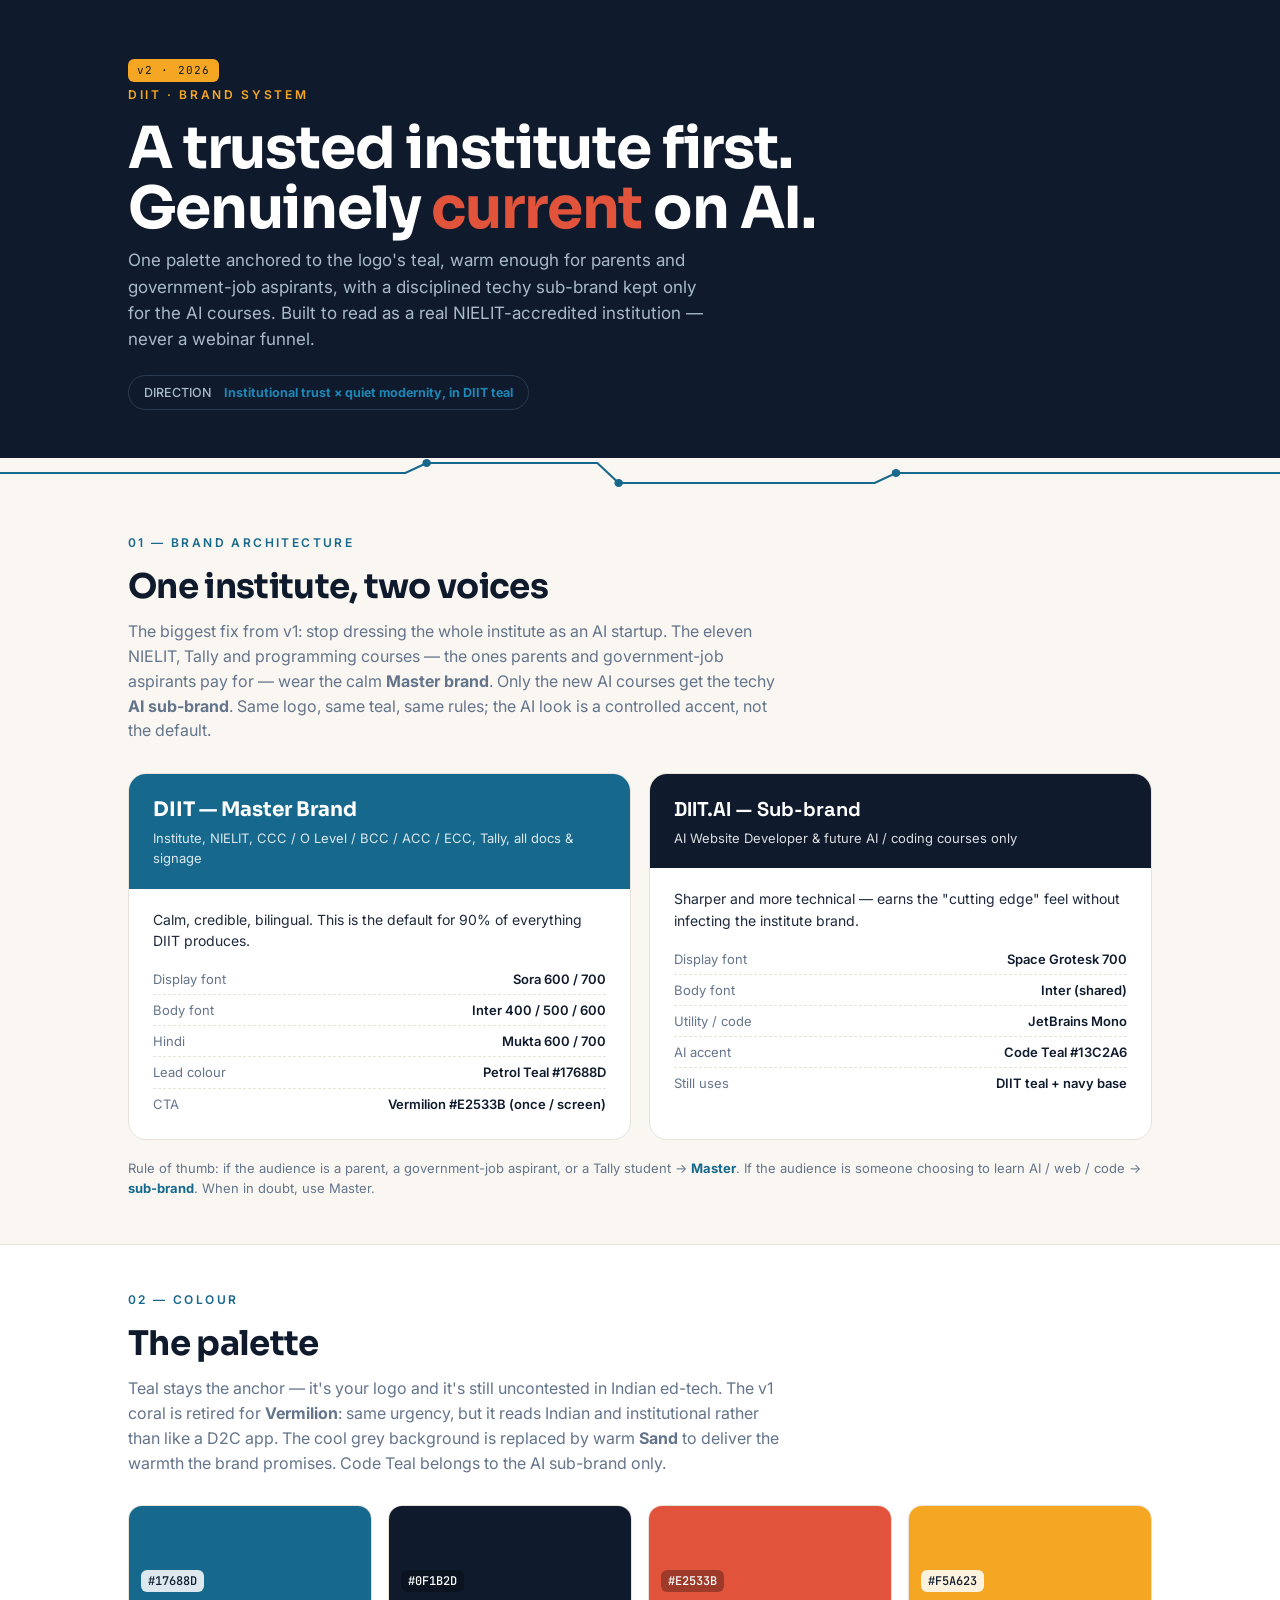
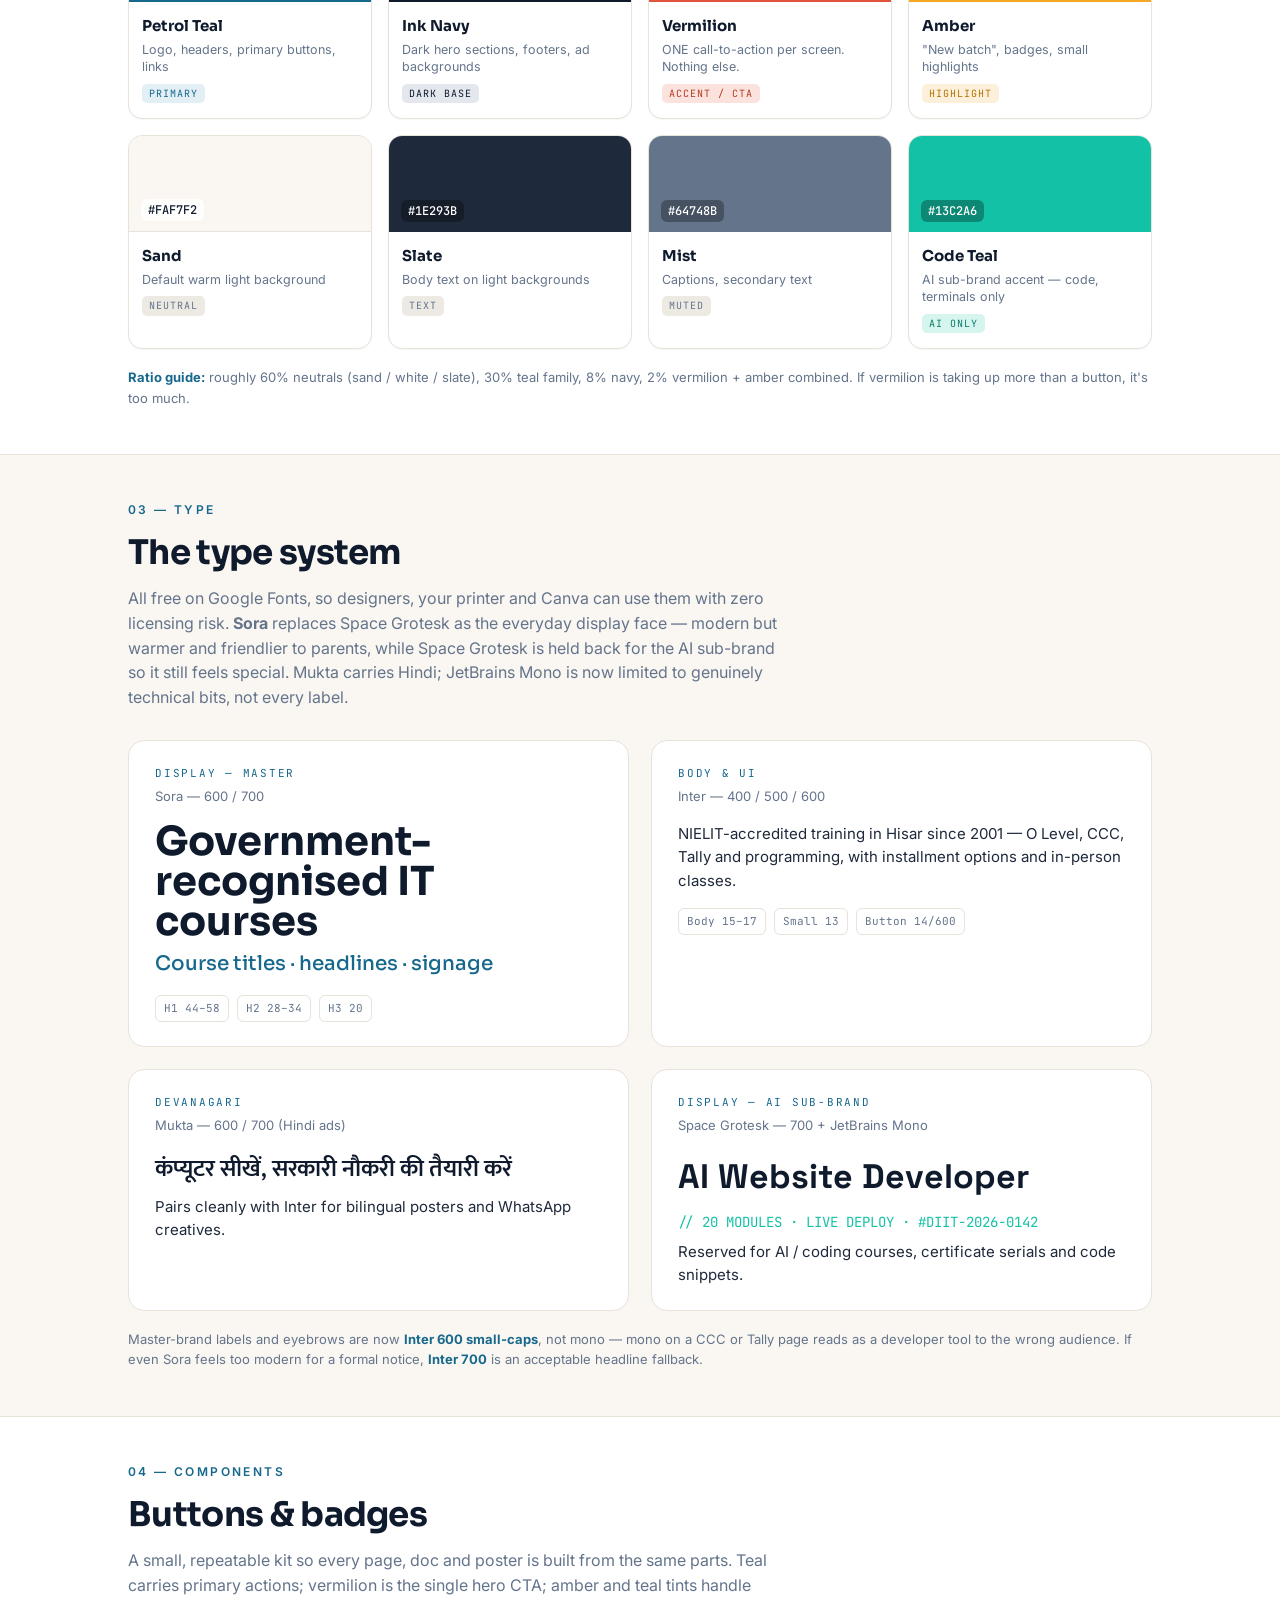
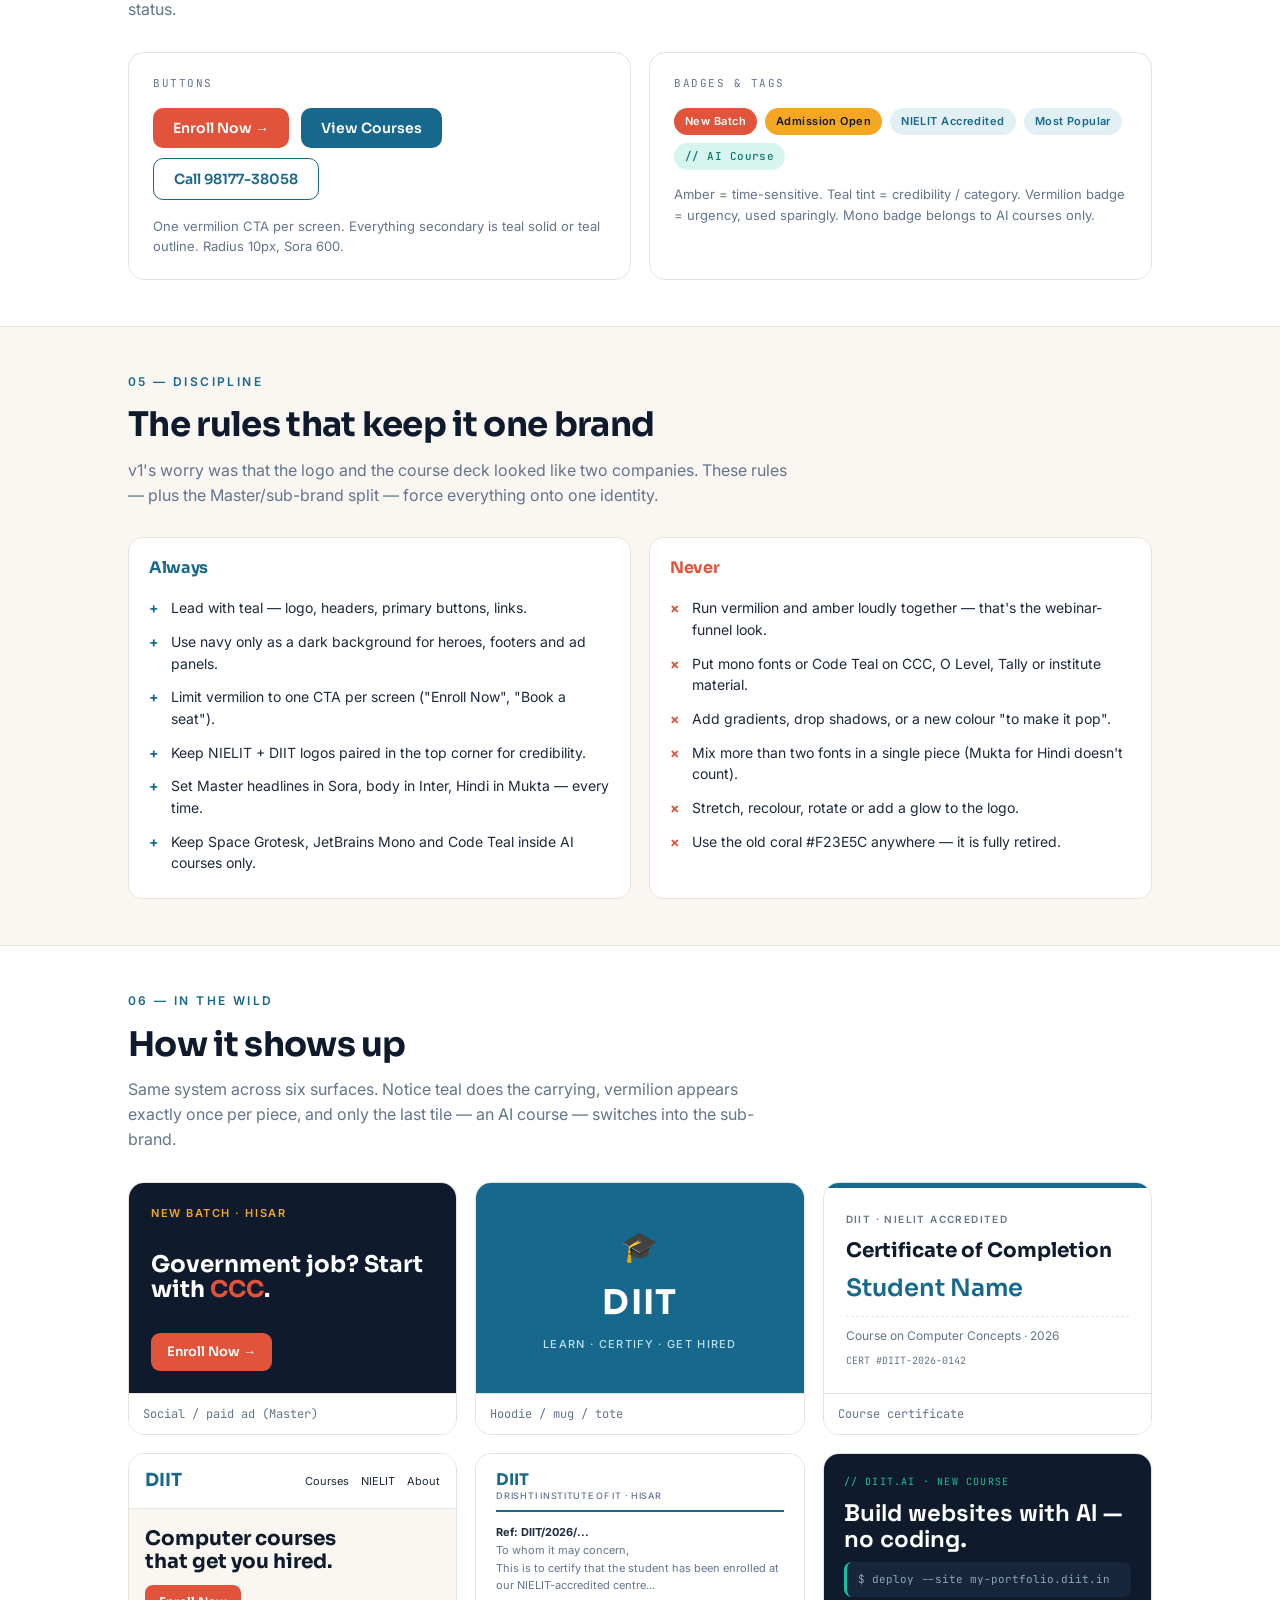
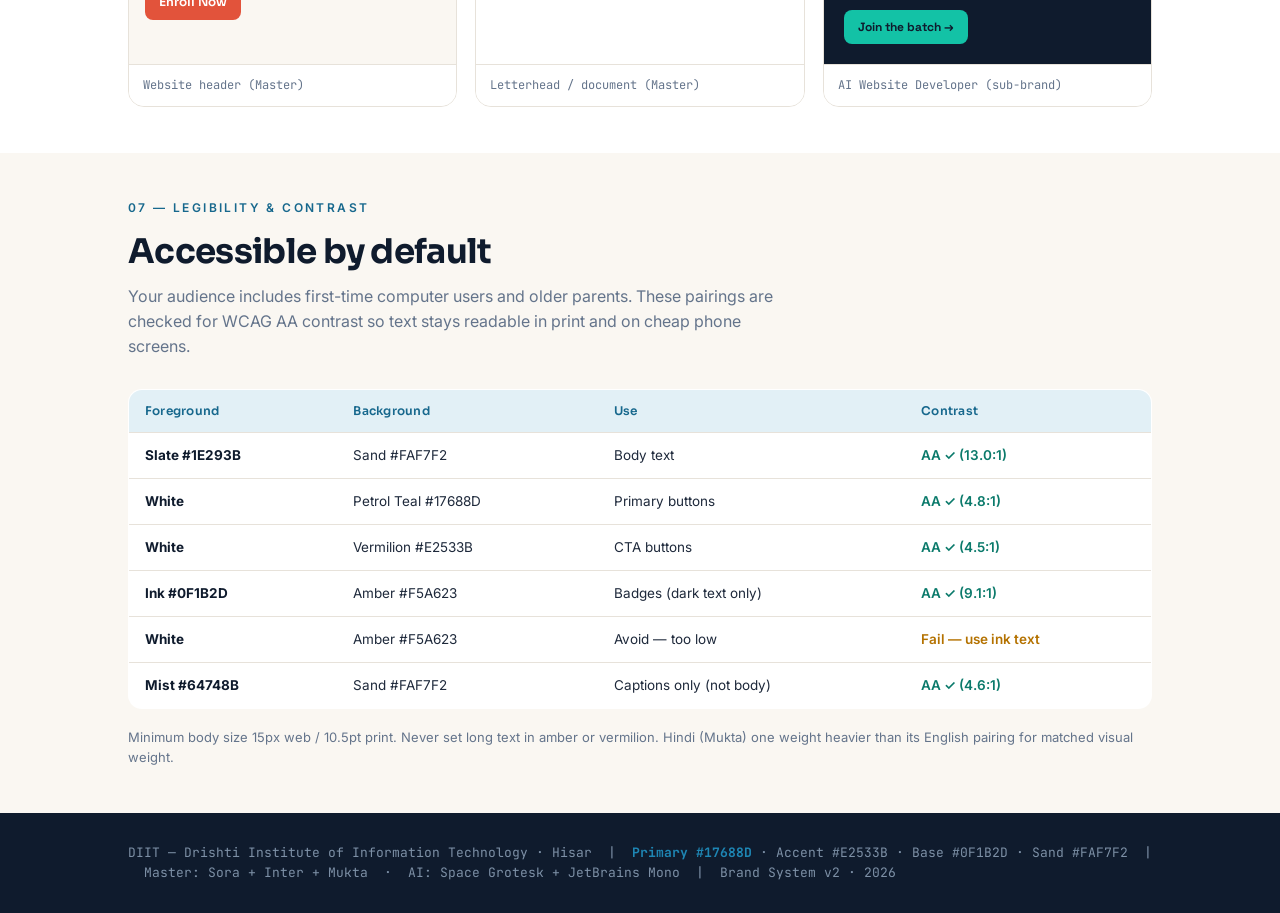
<file: DIIT_Brand_System_v2.html>
<!DOCTYPE html>
<html lang="en">
<head>
<meta charset="UTF-8">
<meta name="viewport" content="width=device-width, initial-scale=1.0">
<title>DIIT — Brand System v2</title>
<link rel="preconnect" href="https://fonts.googleapis.com">
<link rel="preconnect" href="https://fonts.gstatic.com" crossorigin>
<link href="https://fonts.googleapis.com/css2?family=Sora:wght@400;500;600;700&family=Inter:wght@400;500;600;700&family=Mukta:wght@400;600;700&family=Space+Grotesk:wght@500;600;700&family=JetBrains+Mono:wght@400;500&display=swap" rel="stylesheet">
<style>
  :root{
    /* ---- core ---- */
    --teal:#17688D;        /* Primary — from logo */
    --teal-bright:#1E86B4; /* Digital teal — screens / links */
    --teal-tint:#E2F0F6;   /* Teal wash — soft fills */
    --ink:#0F1B2D;         /* Dark base */
    --vermilion:#E2533B;   /* Accent / CTA only (replaces coral) */
    --amber:#F5A623;       /* Highlight — badges, "new batch" */
    --sand:#FAF7F2;        /* Warm light background (replaces cool cloud) */
    --paper:#FFFFFF;       /* Cards / surfaces */
    --slate:#1E293B;       /* Body text */
    --mist:#64748B;        /* Secondary text */
    --line:#E7E2DA;        /* Warm hairline */
    --line-cool:#E2E8F0;   /* Cool hairline (on white) */
    /* ---- AI sub-brand ---- */
    --code:#13C2A6;        /* AI accent — terminals, code, WebDev only */
  }
  *{box-sizing:border-box;margin:0;padding:0}
  body{font-family:'Inter',sans-serif;color:var(--slate);background:var(--sand);line-height:1.55;-webkit-font-smoothing:antialiased}
  .wrap{max-width:1080px;margin:0 auto;padding:0 28px}
  h1,h2,h3,.display{font-family:'Sora',sans-serif;letter-spacing:-.02em}

  /* ---- circuit divider (signature, echoes the logo traces) ---- */
  .trace{height:30px;width:100%;color:var(--teal)}
  .trace svg{width:100%;height:100%;display:block}

  /* ---- hero ---- */
  header{background:var(--ink);color:var(--paper);padding:56px 0 48px}
  .eyebrow{font-family:'Inter',sans-serif;font-weight:600;font-size:12px;letter-spacing:.22em;text-transform:uppercase;color:var(--amber)}
  header h1{font-size:clamp(34px,6vw,58px);line-height:1.04;margin:14px 0 8px;color:var(--paper)}
  header h1 .x{color:var(--vermilion)}
  header .tag{color:#A9BACA;font-size:17px;max-width:580px}
  .stamp{display:inline-flex;gap:10px;align-items:center;margin-top:22px;font-family:'Inter';font-weight:500;font-size:12.5px;color:#A9BACA;border:1px solid #2A3A50;border-radius:999px;padding:7px 15px}
  .stamp b{color:var(--teal-bright)}
  .vbadge{display:inline-block;font-family:'JetBrains Mono';font-size:11px;letter-spacing:.1em;color:var(--ink);background:var(--amber);padding:3px 9px;border-radius:6px;margin-bottom:4px}

  section{padding:46px 0}
  .kicker{font-family:'Inter';font-weight:600;font-size:12px;letter-spacing:.2em;text-transform:uppercase;color:var(--teal);margin-bottom:8px}
  section h2{font-size:clamp(24px,3.4vw,34px);color:var(--ink);margin-bottom:6px}
  .lead{color:var(--mist);max-width:660px;margin-bottom:30px;font-size:16px}

  /* ---- architecture ---- */
  .arch{display:grid;grid-template-columns:1fr 1fr;gap:18px}
  .brandcard{border-radius:18px;border:1px solid var(--line);overflow:hidden;background:var(--paper)}
  .brandcard .head{padding:20px 24px;color:#fff}
  .brandcard.master .head{background:var(--teal)}
  .brandcard.sub .head{background:var(--ink)}
  .brandcard .head .t{font-family:'Sora';font-weight:700;font-size:20px}
  .brandcard.sub .head .t{font-family:'Space Grotesk';font-weight:700}
  .brandcard .head .s{font-size:13px;opacity:.85;margin-top:3px}
  .brandcard .body{padding:20px 24px}
  .brandcard .body p{font-size:14px;color:var(--slate);margin-bottom:12px}
  .brandcard .body .row{font-size:13px;color:var(--mist);padding:5px 0;border-top:1px dashed var(--line);display:flex;justify-content:space-between;gap:12px}
  .brandcard .body .row:first-of-type{border-top:none}
  .brandcard .body .row b{color:var(--ink);font-weight:600}

  /* ---- palette ---- */
  .swatches{display:grid;grid-template-columns:repeat(4,1fr);gap:16px}
  .sw{border-radius:14px;overflow:hidden;background:var(--paper);border:1px solid var(--line);box-shadow:0 1px 2px rgba(15,27,45,.04)}
  .sw .chip{height:96px;display:flex;align-items:flex-end;padding:10px 12px}
  .sw .chip span{font-family:'JetBrains Mono',monospace;font-size:12px;font-weight:500;background:rgba(255,255,255,.85);padding:2px 7px;border-radius:6px;color:var(--ink)}
  .sw .chip.dark span{background:rgba(0,0,0,.30);color:#fff}
  .sw .meta{padding:12px 13px 15px}
  .sw .meta b{font-family:'Sora';font-size:15px;color:var(--ink);display:block}
  .sw .meta small{color:var(--mist);font-size:12.5px;line-height:1.4;display:block;margin-top:3px}
  .role{display:inline-block;font-family:'JetBrains Mono',monospace;font-size:10px;letter-spacing:.1em;text-transform:uppercase;padding:2px 7px;border-radius:5px;margin-top:8px}
  .role.primary{background:var(--teal-tint);color:var(--teal)}
  .role.base{background:#E4E8EE;color:var(--ink)}
  .role.accent{background:#FBE2DC;color:#B23B26}
  .role.high{background:#FDF0DA;color:#B47200}
  .role.neutral{background:#EDEAE3;color:var(--mist)}
  .role.code{background:#D7F5EF;color:#0B7A6B}

  /* ---- type ---- */
  .type-grid{display:grid;grid-template-columns:1fr 1fr;gap:22px}
  .card{background:var(--paper);border:1px solid var(--line);border-radius:16px;padding:24px 26px}
  .card .label{font-family:'JetBrains Mono',monospace;font-size:11px;letter-spacing:.16em;text-transform:uppercase;color:var(--teal)}
  .card .face{font-size:13px;color:var(--mist);margin:4px 0 16px}
  .spec-display{font-family:'Sora';font-weight:700;font-size:40px;color:var(--ink);line-height:1}
  .spec-sub{font-family:'Sora';font-weight:500;font-size:20px;color:var(--teal);margin-top:6px}
  .spec-body{font-size:15px;color:var(--slate);margin-top:10px}
  .spec-deva{font-family:'Mukta';font-weight:600;font-size:24px;color:var(--ink);margin-top:6px}
  .spec-mono{font-family:'JetBrains Mono';font-size:14px;color:var(--code);margin-top:8px}
  .spec-grotesk{font-family:'Space Grotesk';font-weight:700;font-size:34px;color:var(--ink);margin-top:2px}
  .scale{display:flex;gap:8px;flex-wrap:wrap;margin-top:16px}
  .scale span{font-family:'JetBrains Mono';font-size:11px;color:var(--mist);border:1px solid var(--line);border-radius:6px;padding:4px 8px}

  /* ---- components ---- */
  .comp{display:grid;grid-template-columns:1fr 1fr;gap:18px}
  .panel{background:var(--paper);border:1px solid var(--line);border-radius:16px;padding:22px 24px}
  .panel .pt{font-family:'JetBrains Mono';font-size:11px;letter-spacing:.14em;text-transform:uppercase;color:var(--mist);margin-bottom:16px}
  .btn{display:inline-block;font-family:'Sora';font-weight:600;font-size:14px;border-radius:10px;padding:11px 20px;border:none;cursor:default;margin:0 8px 10px 0}
  .btn.primary{background:var(--teal);color:#fff}
  .btn.cta{background:var(--vermilion);color:#fff}
  .btn.ghost{background:transparent;color:var(--teal);border:1.5px solid var(--teal)}
  .chiplist{display:flex;gap:8px;flex-wrap:wrap;align-items:center}
  .badge{font-family:'Inter';font-weight:600;font-size:11px;letter-spacing:.04em;padding:5px 11px;border-radius:999px}
  .badge.amber{background:var(--amber);color:var(--ink)}
  .badge.teal{background:var(--teal-tint);color:var(--teal)}
  .badge.new{background:var(--vermilion);color:#fff}
  .badge.code{background:#D7F5EF;color:#0B7A6B;font-family:'JetBrains Mono';font-weight:500}

  /* ---- rules ---- */
  .rules{display:grid;grid-template-columns:1fr 1fr;gap:18px}
  .rule{background:var(--paper);border:1px solid var(--line);border-radius:14px;padding:18px 20px}
  .rule h3{font-size:16px;display:flex;align-items:center;gap:8px;margin-bottom:10px}
  .rule.do h3{color:var(--teal)}
  .rule.dont h3{color:var(--vermilion)}
  .rule ul{list-style:none}
  .rule li{font-size:14px;padding:6px 0 6px 22px;position:relative;color:var(--slate)}
  .rule.do li::before{content:"+";position:absolute;left:0;color:var(--teal);font-weight:700}
  .rule.dont li::before{content:"\00d7";position:absolute;left:0;color:var(--vermilion);font-weight:700}

  /* ---- application mockups ---- */
  .apps{display:grid;grid-template-columns:repeat(3,1fr);gap:18px}
  .app{border-radius:16px;overflow:hidden;border:1px solid var(--line)}
  .ad{background:var(--ink);color:#fff;padding:22px;min-height:210px;display:flex;flex-direction:column;justify-content:space-between}
  .ad .top{font-family:'Inter';font-weight:600;font-size:11px;letter-spacing:.14em;color:var(--amber);text-transform:uppercase}
  .ad h4{font-family:'Sora';font-weight:700;font-size:23px;line-height:1.12;margin:10px 0}
  .ad h4 .c{color:var(--vermilion)}
  .ad .cta{align-self:flex-start;background:var(--vermilion);color:#fff;font-weight:600;font-size:13px;padding:9px 16px;border-radius:9px;font-family:'Sora'}
  .merch{background:var(--teal);color:#fff;padding:22px;min-height:210px;display:flex;flex-direction:column;justify-content:center;align-items:center;text-align:center}
  .merch .brain{font-size:30px;margin-bottom:8px}
  .merch .big{font-family:'Sora';font-weight:700;font-size:34px;letter-spacing:.04em}
  .merch .slug{font-family:'Inter';font-weight:500;font-size:11px;letter-spacing:.12em;margin-top:6px;color:#BFE0EE;text-transform:uppercase}
  .cert{background:var(--paper);padding:22px;min-height:210px;display:flex;flex-direction:column;justify-content:center;border-top:5px solid var(--teal)}
  .cert .seal{font-family:'Inter';font-weight:600;font-size:10px;letter-spacing:.14em;color:var(--mist);text-transform:uppercase}
  .cert h4{font-family:'Sora';font-size:20px;color:var(--ink);margin:8px 0 4px}
  .cert .name{font-family:'Sora';font-weight:600;font-size:24px;color:var(--teal);border-bottom:1px dashed var(--line);padding-bottom:8px;margin-bottom:10px}
  .cert .meta{font-size:12px;color:var(--mist)}
  .cert .serial{font-family:'JetBrains Mono';font-size:10px;color:var(--mist);margin-top:8px}
  .app .caption{background:var(--paper);padding:11px 14px;font-size:12px;color:var(--mist);font-family:'JetBrains Mono';border-top:1px solid var(--line)}

  /* second row of apps — institute surfaces */
  .webhead{background:var(--paper);min-height:210px;display:flex;flex-direction:column}
  .webhead .bar{display:flex;align-items:center;justify-content:space-between;padding:13px 16px;border-bottom:1px solid var(--line-cool)}
  .webhead .logo{font-family:'Sora';font-weight:700;color:var(--teal);font-size:18px}
  .webhead .nav{display:flex;gap:12px;font-size:11px;color:var(--slate)}
  .webhead .body2{padding:18px 16px;background:var(--sand);flex:1}
  .webhead .body2 .h{font-family:'Sora';font-weight:700;font-size:20px;color:var(--ink);line-height:1.15}
  .webhead .body2 .cta{display:inline-block;margin-top:12px;background:var(--vermilion);color:#fff;font-family:'Sora';font-weight:600;font-size:12px;padding:8px 14px;border-radius:8px}
  .letter{background:var(--paper);min-height:210px;padding:18px 20px;display:flex;flex-direction:column}
  .letter .lh{display:flex;align-items:center;gap:10px;border-bottom:2px solid var(--teal);padding-bottom:10px}
  .letter .lh .m{font-family:'Sora';font-weight:700;color:var(--teal);font-size:16px;line-height:1}
  .letter .lh .m small{display:block;font-family:'Inter';font-weight:500;font-size:9px;letter-spacing:.08em;color:var(--mist);text-transform:uppercase;margin-top:3px}
  .letter .lbody{font-size:11px;color:var(--mist);margin-top:12px;line-height:1.6}
  .letter .lbody b{color:var(--slate)}
  .aidev{background:var(--ink);min-height:210px;padding:20px;display:flex;flex-direction:column;justify-content:space-between}
  .aidev .tag2{font-family:'JetBrains Mono';font-size:10px;letter-spacing:.12em;color:var(--code);text-transform:uppercase}
  .aidev h4{font-family:'Space Grotesk';font-weight:700;font-size:24px;color:#fff;line-height:1.08;margin:10px 0}
  .aidev .codeline{font-family:'JetBrains Mono';font-size:11px;color:#8FA3B8;background:#16263C;border-radius:8px;padding:9px 11px;border-left:3px solid var(--code)}
  .aidev .cta{align-self:flex-start;background:var(--code);color:var(--ink);font-weight:700;font-size:12px;padding:8px 14px;border-radius:8px;font-family:'Space Grotesk';margin-top:12px}

  .note{font-size:13px;color:var(--mist);margin-top:18px;font-family:'Inter'}
  .note b{color:var(--teal)}

  /* accessibility table */
  .a11y{width:100%;border-collapse:collapse;background:var(--paper);border:1px solid var(--line);border-radius:14px;overflow:hidden;font-size:13.5px}
  .a11y th,.a11y td{text-align:left;padding:12px 16px;border-bottom:1px solid var(--line)}
  .a11y th{background:var(--teal-tint);color:var(--teal);font-family:'Sora';font-weight:600;font-size:12px;letter-spacing:.02em}
  .a11y td b{color:var(--ink)}
  .a11y tr:last-child td{border-bottom:none}
  .pass{color:#0B7A6B;font-weight:600}
  .warn{color:#B47200;font-weight:600}

  footer{background:var(--ink);color:#7D90A6;padding:30px 0;font-size:13px;font-family:'JetBrains Mono'}
  footer b{color:var(--teal-bright)}

  @media(max-width:780px){
    .swatches{grid-template-columns:repeat(2,1fr)}
    .type-grid,.rules,.apps,.arch,.comp{grid-template-columns:1fr}
  }
</style>
</head>
<body>

<header>
  <div class="wrap">
    <span class="vbadge">v2 · 2026</span>
    <div class="eyebrow">DIIT · Brand System</div>
    <h1>A trusted institute first.<br>Genuinely <span class="x">current</span> on AI.</h1>
    <p class="tag">One palette anchored to the logo's teal, warm enough for parents and government-job aspirants, with a disciplined techy sub-brand kept only for the AI courses. Built to read as a real NIELIT-accredited institution — never a webinar funnel.</p>
    <div class="stamp">DIRECTION&nbsp; <b>Institutional trust × quiet modernity, in DIIT teal</b></div>
  </div>
</header>

<div class="trace"><svg viewBox="0 0 1200 30" preserveAspectRatio="none" fill="none" stroke="currentColor" stroke-width="2">
  <path d="M0 15 H380 L400 5 H560 L580 25 H820 L840 15 H1200"/>
  <circle cx="400" cy="5" r="4" fill="currentColor" stroke="none"/>
  <circle cx="580" cy="25" r="4" fill="currentColor" stroke="none"/>
  <circle cx="840" cy="15" r="4" fill="currentColor" stroke="none"/>
</svg></div>

<!-- 01 ARCHITECTURE -->
<section>
  <div class="wrap">
    <div class="kicker">01 — Brand architecture</div>
    <h2>One institute, two voices</h2>
    <p class="lead">The biggest fix from v1: stop dressing the whole institute as an AI startup. The eleven NIELIT, Tally and programming courses — the ones parents and government-job aspirants pay for — wear the calm <b>Master brand</b>. Only the new AI courses get the techy <b>AI sub-brand</b>. Same logo, same teal, same rules; the AI look is a controlled accent, not the default.</p>
    <div class="arch">
      <div class="brandcard master">
        <div class="head"><div class="t">DIIT — Master Brand</div><div class="s">Institute, NIELIT, CCC / O Level / BCC / ACC / ECC, Tally, all docs &amp; signage</div></div>
        <div class="body">
          <p>Calm, credible, bilingual. This is the default for 90% of everything DIIT produces.</p>
          <div class="row"><span>Display font</span><b>Sora 600 / 700</b></div>
          <div class="row"><span>Body font</span><b>Inter 400 / 500 / 600</b></div>
          <div class="row"><span>Hindi</span><b>Mukta 600 / 700</b></div>
          <div class="row"><span>Lead colour</span><b>Petrol Teal #17688D</b></div>
          <div class="row"><span>CTA</span><b>Vermilion #E2533B (once / screen)</b></div>
        </div>
      </div>
      <div class="brandcard sub">
        <div class="head"><div class="t">DIIT.AI — Sub-brand</div><div class="s">AI Website Developer &amp; future AI / coding courses only</div></div>
        <div class="body">
          <p>Sharper and more technical — earns the "cutting edge" feel without infecting the institute brand.</p>
          <div class="row"><span>Display font</span><b>Space Grotesk 700</b></div>
          <div class="row"><span>Body font</span><b>Inter (shared)</b></div>
          <div class="row"><span>Utility / code</span><b>JetBrains Mono</b></div>
          <div class="row"><span>AI accent</span><b>Code Teal #13C2A6</b></div>
          <div class="row"><span>Still uses</span><b>DIIT teal + navy base</b></div>
        </div>
      </div>
    </div>
    <p class="note">Rule of thumb: if the audience is a parent, a government-job aspirant, or a Tally student → <b>Master</b>. If the audience is someone choosing to learn AI / web / code → <b>sub-brand</b>. When in doubt, use Master.</p>
  </div>
</section>

<!-- 02 COLOUR -->
<section style="background:var(--paper);border-top:1px solid var(--line);border-bottom:1px solid var(--line)">
  <div class="wrap">
    <div class="kicker">02 — Colour</div>
    <h2>The palette</h2>
    <p class="lead">Teal stays the anchor — it's your logo and it's still uncontested in Indian ed-tech. The v1 coral is retired for <b>Vermilion</b>: same urgency, but it reads Indian and institutional rather than like a D2C app. The cool grey background is replaced by warm <b>Sand</b> to deliver the warmth the brand promises. Code Teal belongs to the AI sub-brand only.</p>
    <div class="swatches">
      <div class="sw"><div class="chip" style="background:#17688D"><span>#17688D</span></div><div class="meta"><b>Petrol Teal</b><small>Logo, headers, primary buttons, links</small><span class="role primary">Primary</span></div></div>
      <div class="sw"><div class="chip dark" style="background:#0F1B2D"><span>#0F1B2D</span></div><div class="meta"><b>Ink Navy</b><small>Dark hero sections, footers, ad backgrounds</small><span class="role base">Dark base</span></div></div>
      <div class="sw"><div class="chip dark" style="background:#E2533B"><span>#E2533B</span></div><div class="meta"><b>Vermilion</b><small>ONE call-to-action per screen. Nothing else.</small><span class="role accent">Accent / CTA</span></div></div>
      <div class="sw"><div class="chip" style="background:#F5A623"><span>#F5A623</span></div><div class="meta"><b>Amber</b><small>"New batch", badges, small highlights</small><span class="role high">Highlight</span></div></div>
      <div class="sw"><div class="chip" style="background:#FAF7F2;border-bottom:1px solid #E7E2DA"><span>#FAF7F2</span></div><div class="meta"><b>Sand</b><small>Default warm light background</small><span class="role neutral">Neutral</span></div></div>
      <div class="sw"><div class="chip dark" style="background:#1E293B"><span>#1E293B</span></div><div class="meta"><b>Slate</b><small>Body text on light backgrounds</small><span class="role neutral">Text</span></div></div>
      <div class="sw"><div class="chip dark" style="background:#64748B"><span>#64748B</span></div><div class="meta"><b>Mist</b><small>Captions, secondary text</small><span class="role neutral">Muted</span></div></div>
      <div class="sw"><div class="chip dark" style="background:#13C2A6"><span>#13C2A6</span></div><div class="meta"><b>Code Teal</b><small>AI sub-brand accent — code, terminals only</small><span class="role code">AI only</span></div></div>
    </div>
    <p class="note"><b>Ratio guide:</b> roughly 60% neutrals (sand / white / slate), 30% teal family, 8% navy, 2% vermilion + amber combined. If vermilion is taking up more than a button, it's too much.</p>
  </div>
</section>

<!-- 03 TYPE -->
<section>
  <div class="wrap">
    <div class="kicker">03 — Type</div>
    <h2>The type system</h2>
    <p class="lead">All free on Google Fonts, so designers, your printer and Canva can use them with zero licensing risk. <b>Sora</b> replaces Space Grotesk as the everyday display face — modern but warmer and friendlier to parents, while Space Grotesk is held back for the AI sub-brand so it still feels special. Mukta carries Hindi; JetBrains Mono is now limited to genuinely technical bits, not every label.</p>
    <div class="type-grid">
      <div class="card">
        <div class="label">Display — Master</div>
        <div class="face">Sora — 600 / 700</div>
        <div class="spec-display">Government-recognised IT courses</div>
        <div class="spec-sub">Course titles · headlines · signage</div>
        <div class="scale"><span>H1 44–58</span><span>H2 28–34</span><span>H3 20</span></div>
      </div>
      <div class="card">
        <div class="label">Body &amp; UI</div>
        <div class="face">Inter — 400 / 500 / 600</div>
        <div class="spec-body">NIELIT-accredited training in Hisar since 2001 — O Level, CCC, Tally and programming, with installment options and in-person classes.</div>
        <div class="scale"><span>Body 15–17</span><span>Small 13</span><span>Button 14/600</span></div>
      </div>
      <div class="card">
        <div class="label">Devanagari</div>
        <div class="face">Mukta — 600 / 700 (Hindi ads)</div>
        <div class="spec-deva">कंप्यूटर सीखें, सरकारी नौकरी की तैयारी करें</div>
        <div class="spec-body" style="margin-top:6px">Pairs cleanly with Inter for bilingual posters and WhatsApp creatives.</div>
      </div>
      <div class="card">
        <div class="label">Display — AI sub-brand</div>
        <div class="face">Space Grotesk — 700 + JetBrains Mono</div>
        <div class="spec-grotesk">AI Website Developer</div>
        <div class="spec-mono">// 20 MODULES · LIVE DEPLOY · #DIIT-2026-0142</div>
        <div class="spec-body" style="margin-top:6px">Reserved for AI / coding courses, certificate serials and code snippets.</div>
      </div>
    </div>
    <p class="note">Master-brand labels and eyebrows are now <b>Inter 600 small-caps</b>, not mono — mono on a CCC or Tally page reads as a developer tool to the wrong audience. If even Sora feels too modern for a formal notice, <b>Inter 700</b> is an acceptable headline fallback.</p>
  </div>
</section>

<!-- 04 COMPONENTS -->
<section style="background:var(--paper);border-top:1px solid var(--line);border-bottom:1px solid var(--line)">
  <div class="wrap">
    <div class="kicker">04 — Components</div>
    <h2>Buttons &amp; badges</h2>
    <p class="lead">A small, repeatable kit so every page, doc and poster is built from the same parts. Teal carries primary actions; vermilion is the single hero CTA; amber and teal tints handle status.</p>
    <div class="comp">
      <div class="panel">
        <div class="pt">Buttons</div>
        <button class="btn cta">Enroll Now →</button>
        <button class="btn primary">View Courses</button>
        <button class="btn ghost">Call 98177-38058</button>
        <p class="note" style="margin-top:6px">One vermilion CTA per screen. Everything secondary is teal solid or teal outline. Radius 10px, Sora 600.</p>
      </div>
      <div class="panel">
        <div class="pt">Badges &amp; tags</div>
        <div class="chiplist">
          <span class="badge new">New Batch</span>
          <span class="badge amber">Admission Open</span>
          <span class="badge teal">NIELIT Accredited</span>
          <span class="badge teal">Most Popular</span>
          <span class="badge code">// AI Course</span>
        </div>
        <p class="note" style="margin-top:14px">Amber = time-sensitive. Teal tint = credibility / category. Vermilion badge = urgency, used sparingly. Mono badge belongs to AI courses only.</p>
      </div>
    </div>
  </div>
</section>

<!-- 05 DISCIPLINE -->
<section>
  <div class="wrap">
    <div class="kicker">05 — Discipline</div>
    <h2>The rules that keep it one brand</h2>
    <p class="lead">v1's worry was that the logo and the course deck looked like two companies. These rules — plus the Master/sub-brand split — force everything onto one identity.</p>
    <div class="rules">
      <div class="rule do">
        <h3>Always</h3>
        <ul>
          <li>Lead with teal — logo, headers, primary buttons, links.</li>
          <li>Use navy only as a dark background for heroes, footers and ad panels.</li>
          <li>Limit vermilion to one CTA per screen ("Enroll Now", "Book a seat").</li>
          <li>Keep NIELIT + DIIT logos paired in the top corner for credibility.</li>
          <li>Set Master headlines in Sora, body in Inter, Hindi in Mukta — every time.</li>
          <li>Keep Space Grotesk, JetBrains Mono and Code Teal inside AI courses only.</li>
        </ul>
      </div>
      <div class="rule dont">
        <h3>Never</h3>
        <ul>
          <li>Run vermilion and amber loudly together — that's the webinar-funnel look.</li>
          <li>Put mono fonts or Code Teal on CCC, O Level, Tally or institute material.</li>
          <li>Add gradients, drop shadows, or a new colour "to make it pop".</li>
          <li>Mix more than two fonts in a single piece (Mukta for Hindi doesn't count).</li>
          <li>Stretch, recolour, rotate or add a glow to the logo.</li>
          <li>Use the old coral #F23E5C anywhere — it is fully retired.</li>
        </ul>
      </div>
    </div>
  </div>
</section>

<!-- 06 IN THE WILD -->
<section style="background:var(--paper);border-top:1px solid var(--line)">
  <div class="wrap">
    <div class="kicker">06 — In the wild</div>
    <h2>How it shows up</h2>
    <p class="lead">Same system across six surfaces. Notice teal does the carrying, vermilion appears exactly once per piece, and only the last tile — an AI course — switches into the sub-brand.</p>
    <div class="apps">
      <div class="app">
        <div class="ad">
          <div class="top">New Batch · Hisar</div>
          <h4>Government job? Start with <span class="c">CCC</span>.</h4>
          <div class="cta">Enroll Now →</div>
        </div>
        <div class="caption">Social / paid ad (Master)</div>
      </div>
      <div class="app">
        <div class="merch">
          <div class="brain">🎓</div>
          <div class="big">DIIT</div>
          <div class="slug">Learn · Certify · Get Hired</div>
        </div>
        <div class="caption">Hoodie / mug / tote</div>
      </div>
      <div class="app">
        <div class="cert">
          <div class="seal">DIIT · NIELIT Accredited</div>
          <h4>Certificate of Completion</h4>
          <div class="name">Student Name</div>
          <div class="meta">Course on Computer Concepts · 2026</div>
          <div class="serial">CERT #DIIT-2026-0142</div>
        </div>
        <div class="caption">Course certificate</div>
      </div>
    </div>
    <div class="apps" style="margin-top:18px">
      <div class="app">
        <div class="webhead">
          <div class="bar">
            <div class="logo">DIIT</div>
            <div class="nav"><span>Courses</span><span>NIELIT</span><span>About</span></div>
          </div>
          <div class="body2">
            <div class="h">Computer courses<br>that get you hired.</div>
            <span class="cta">Enroll Now</span>
          </div>
        </div>
        <div class="caption">Website header (Master)</div>
      </div>
      <div class="app">
        <div class="letter">
          <div class="lh">
            <div class="m">DIIT<small>Drishti Institute of IT · Hisar</small></div>
          </div>
          <div class="lbody"><b>Ref: DIIT/2026/...</b><br>To whom it may concern,<br>This is to certify that the student has been enrolled at our NIELIT-accredited centre...</div>
        </div>
        <div class="caption">Letterhead / document (Master)</div>
      </div>
      <div class="app">
        <div class="aidev">
          <div class="tag2">// DIIT.AI · New Course</div>
          <h4>Build websites with AI — no coding.</h4>
          <div class="codeline">$ deploy --site my-portfolio.diit.in</div>
          <div class="cta">Join the batch →</div>
        </div>
        <div class="caption">AI Website Developer (sub-brand)</div>
      </div>
    </div>
  </div>
</section>

<!-- 07 ACCESSIBILITY -->
<section>
  <div class="wrap">
    <div class="kicker">07 — Legibility &amp; contrast</div>
    <h2>Accessible by default</h2>
    <p class="lead">Your audience includes first-time computer users and older parents. These pairings are checked for WCAG AA contrast so text stays readable in print and on cheap phone screens.</p>
    <table class="a11y">
      <thead><tr><th>Foreground</th><th>Background</th><th>Use</th><th>Contrast</th></tr></thead>
      <tbody>
        <tr><td><b>Slate #1E293B</b></td><td>Sand #FAF7F2</td><td>Body text</td><td class="pass">AA ✓ (13.0:1)</td></tr>
        <tr><td><b>White</b></td><td>Petrol Teal #17688D</td><td>Primary buttons</td><td class="pass">AA ✓ (4.8:1)</td></tr>
        <tr><td><b>White</b></td><td>Vermilion #E2533B</td><td>CTA buttons</td><td class="pass">AA ✓ (4.5:1)</td></tr>
        <tr><td><b>Ink #0F1B2D</b></td><td>Amber #F5A623</td><td>Badges (dark text only)</td><td class="pass">AA ✓ (9.1:1)</td></tr>
        <tr><td><b>White</b></td><td>Amber #F5A623</td><td>Avoid — too low</td><td class="warn">Fail — use ink text</td></tr>
        <tr><td><b>Mist #64748B</b></td><td>Sand #FAF7F2</td><td>Captions only (not body)</td><td class="pass">AA ✓ (4.6:1)</td></tr>
      </tbody>
    </table>
    <p class="note">Minimum body size 15px web / 10.5pt print. Never set long text in amber or vermilion. Hindi (Mukta) one weight heavier than its English pairing for matched visual weight.</p>
  </div>
</section>

<footer>
  <div class="wrap">
    DIIT — Drishti Institute of Information Technology · Hisar &nbsp;|&nbsp; <b>Primary #17688D</b> · Accent #E2533B · Base #0F1B2D · Sand #FAF7F2 &nbsp;|&nbsp; Master: Sora + Inter + Mukta &nbsp;·&nbsp; AI: Space Grotesk + JetBrains Mono &nbsp;|&nbsp; Brand System v2 · 2026
  </div>
</footer>

</body>
</html>
</file>
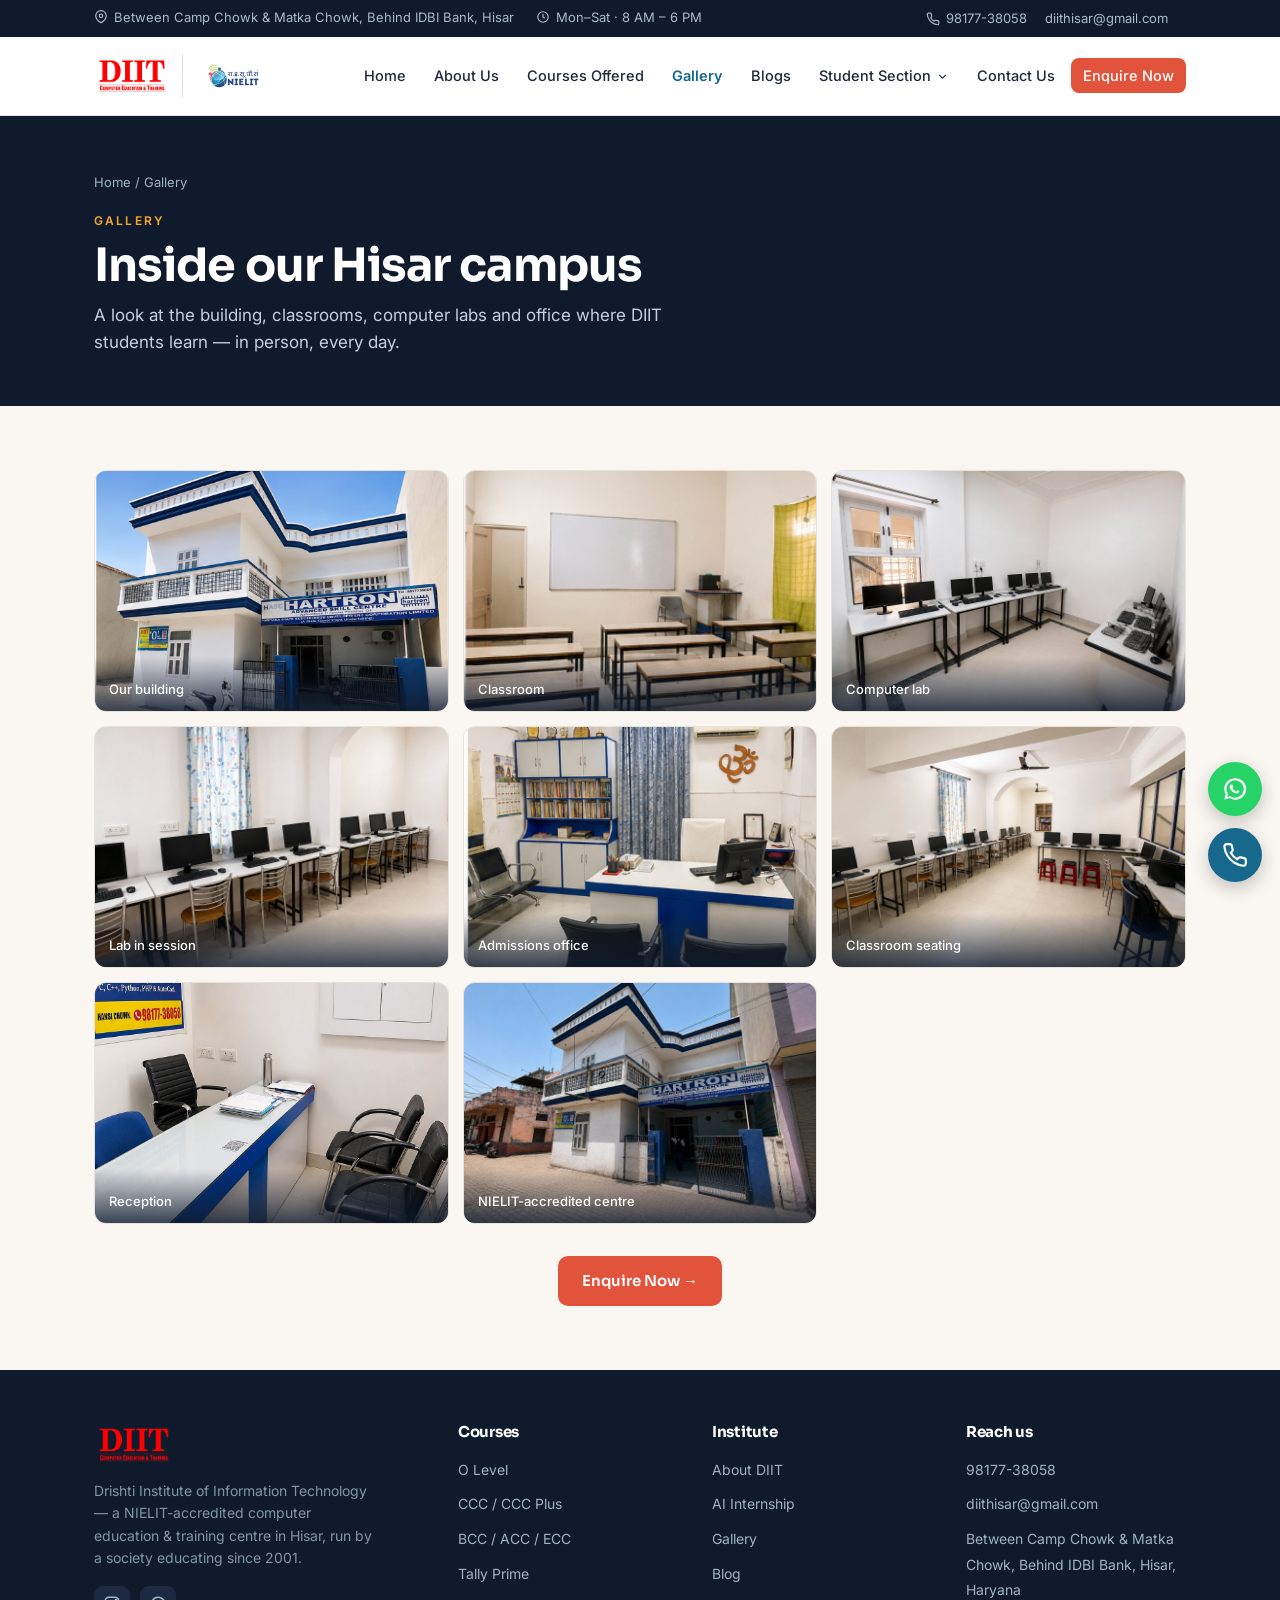
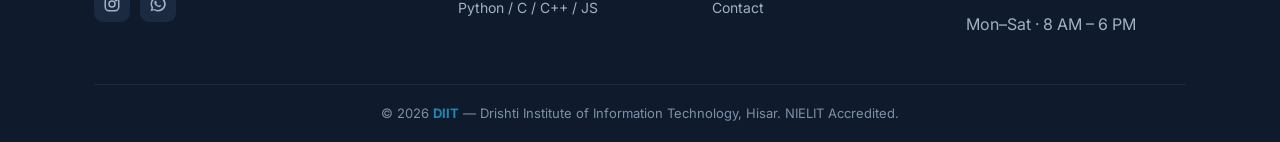
<file: gallery.html>
<!DOCTYPE html>
<html lang="en">
<head>
<meta charset="UTF-8">
<meta name="viewport" content="width=device-width, initial-scale=1.0">
<title>Gallery — DIIT Hisar | Campus, Classrooms &amp; Computer Labs</title>
<meta name="description" content="Photo gallery of DIIT Hisar — our building, classrooms, computer labs and admissions office. See the NIELIT-accredited campus where students learn in person.">
<meta name="robots" content="index, follow">
<link rel="canonical" href="https://diithisar.com/gallery.html">
<meta property="og:title" content="Gallery — DIIT Hisar Campus">
<meta property="og:description" content="Inside DIIT's Hisar campus: classrooms, computer labs and more.">
<meta property="og:url" content="https://diithisar.com/gallery.html">
<meta property="og:image" content="https://diithisar.com/assets/images/building.jpg">
<link rel="icon" type="image/png" href="assets/logos/diit.png">
<link rel="preconnect" href="https://fonts.googleapis.com">
<link rel="preconnect" href="https://fonts.gstatic.com" crossorigin>
<link href="https://fonts.googleapis.com/css2?family=Sora:wght@400;500;600;700&family=Inter:wght@400;500;600;700&family=Mukta:wght@400;600;700&family=Space+Grotesk:wght@500;600;700&family=JetBrains+Mono:wght@400;500&display=swap" rel="stylesheet">
<link rel="stylesheet" href="assets/css/styles.css">
<script type="application/ld+json">
{"@context":"https://schema.org","@type":"BreadcrumbList","itemListElement":[
 {"@type":"ListItem","position":1,"name":"Home","item":"https://diithisar.com/"},
 {"@type":"ListItem","position":2,"name":"Gallery","item":"https://diithisar.com/gallery.html"}
]}
</script>
</head>
<body>
<a class="skip" href="#main">Skip to content</a>

<div class="topbar">
  <div class="wrap">
    <div class="tb-left">
      <span><svg viewBox="0 0 24 24" fill="none" stroke="currentColor" stroke-width="2"><path d="M21 10c0 7-9 12-9 12s-9-5-9-12a9 9 0 0 1 18 0z"/><circle cx="12" cy="10" r="3"/></svg> <a href="https://www.google.com/maps?cid=2531538996595029837" target="_blank" rel="noopener">Between Camp Chowk &amp; Matka Chowk, Behind IDBI Bank, Hisar</a></span>
      <span><svg viewBox="0 0 24 24" fill="none" stroke="currentColor" stroke-width="2"><circle cx="12" cy="12" r="9"/><path d="M12 7v5l3 2"/></svg> Mon–Sat · 8 AM – 6 PM</span>
    </div>
    <div class="tb-right">
      <a href="tel:+919817738058"><svg viewBox="0 0 24 24" fill="none" stroke="currentColor" stroke-width="2"><path d="M22 16.9v3a2 2 0 0 1-2.2 2 19.8 19.8 0 0 1-8.6-3 19.5 19.5 0 0 1-6-6 19.8 19.8 0 0 1-3-8.6A2 2 0 0 1 4.1 2h3a2 2 0 0 1 2 1.7c.1 1 .4 2 .7 2.9a2 2 0 0 1-.5 2.1L8.1 9.9a16 16 0 0 0 6 6l1.2-1.2a2 2 0 0 1 2.1-.5c.9.3 1.9.6 2.9.7a2 2 0 0 1 1.7 2z"/></svg> 98177-38058</a>
      <a href="mailto:diithisar@gmail.com">diithisar@gmail.com</a>
    </div>
  </div>
</div>

<header class="site-header">
  <nav class="nav" aria-label="Primary">
    <a class="brand" href="index.html" aria-label="DIIT home">
      <img src="assets/logos/diit.png" alt="DIIT Hisar — Computer Education &amp; Training logo" class="logo-diit">
      <span class="bsep"></span>
      <img src="assets/logos/nielit.png" alt="NIELIT accredited — National Institute of Electronics &amp; IT" class="logo-nielit">
    </a>
    <button class="nav-toggle" aria-label="Toggle menu" aria-expanded="false"><span></span><span></span><span></span></button>
    <ul class="nav-links">
      <li><a href="index.html">Home</a></li>
      <li><a href="about.html">About Us</a></li>
      <li><a href="courses.html">Courses Offered</a></li>
      <li><a href="gallery.html" class="active">Gallery</a></li>
      <li><a href="blogs.html">Blogs</a></li>
      <li class="has-drop">
        <button class="drop-toggle" aria-expanded="false" aria-haspopup="true">Student Section <svg class="caret" viewBox="0 0 24 24" fill="none" stroke="currentColor" stroke-width="2"><path d="M6 9l6 6 6-6"/></svg></button>
        <ul class="drop-menu">
          <li><a href="internship.html">Internship</a></li>
          <li><a href="verify.html">Certificate Verification</a></li>
        </ul>
      </li>
      <li><a href="contact.html">Contact Us</a></li>
      <li><a href="contact.html#enquire" class="nav-cta">Enquire Now</a></li>
    </ul>
  </nav>
</header>

<main id="main">

<section class="page-hero">
  <div class="wrap">
    <div class="breadcrumb"><a href="index.html">Home</a> / Gallery</div>
    <span class="kicker">Gallery</span>
    <h1>Inside our Hisar campus</h1>
    <p>A look at the building, classrooms, computer labs and office where DIIT students learn — in person, every day.</p>
  </div>
</section>

<section>
  <div class="wrap">
    <div class="gallery-grid">
      <figure><img src="assets/images/building.jpg" alt="DIIT main building, Hisar" loading="lazy"><figcaption>Our building</figcaption></figure>
      <figure><img src="assets/images/classroom.jpg" alt="DIIT classroom with whiteboard and projector" loading="lazy"><figcaption>Classroom</figcaption></figure>
      <figure><img src="assets/images/lab-1.jpg" alt="DIIT computer lab with desktop computers" loading="lazy"><figcaption>Computer lab</figcaption></figure>
      <figure><img src="assets/images/lab-2.jpg" alt="Students' computer lab at DIIT" loading="lazy"><figcaption>Lab in session</figcaption></figure>
      <figure><img src="assets/images/office.jpg" alt="DIIT admissions and director office" loading="lazy"><figcaption>Admissions office</figcaption></figure>
      <figure><img src="assets/images/classroom-2.jpg" alt="DIIT classroom seating" loading="lazy"><figcaption>Classroom seating</figcaption></figure>
      <figure><img src="assets/images/reception.jpg" alt="DIIT reception desk" loading="lazy"><figcaption>Reception</figcaption></figure>
      <figure><img src="assets/images/building-street.jpg" alt="DIIT NIELIT signage on the building" loading="lazy"><figcaption>NIELIT-accredited centre</figcaption></figure>
    </div>
    <div class="center mt-32"><a href="contact.html#enquire" class="btn btn-cta">Enquire Now →</a></div>
  </div>
</section>

</main>

<footer class="site-footer">
  <div class="wrap">
    <div class="footer-top">
      <div class="footer-brand">
        <img src="assets/logos/diit.png" alt="DIIT logo">
        <p>Drishti Institute of Information Technology — a NIELIT-accredited computer education &amp; training centre in Hisar, run by a society educating since 2001.</p>
        <div class="footer-social">
          <a href="https://www.instagram.com/diit.india/" aria-label="Instagram" target="_blank" rel="noopener"><svg viewBox="0 0 24 24" fill="none" stroke="currentColor" stroke-width="2"><rect x="3" y="3" width="18" height="18" rx="5"/><circle cx="12" cy="12" r="4"/><circle cx="17.5" cy="6.5" r="1" fill="currentColor"/></svg></a>
          <a href="https://wa.me/919817738058" aria-label="WhatsApp" target="_blank" rel="noopener"><svg viewBox="0 0 24 24" fill="currentColor"><path d="M12 2a10 10 0 0 0-8.6 15l-1.3 4.7 4.8-1.3A10 10 0 1 0 12 2zm0 18a8 8 0 0 1-4.1-1.1l-.3-.2-2.8.7.8-2.7-.2-.3A8 8 0 1 1 12 20zm4.4-6c-.2-.1-1.4-.7-1.6-.8s-.4-.1-.5.1-.6.8-.8 1-.3.2-.5.1a6.5 6.5 0 0 1-3.2-2.8c-.2-.4.2-.4.6-1.2.1-.2 0-.3 0-.5s-.5-1.3-.7-1.7-.4-.4-.5-.4h-.5a1 1 0 0 0-.7.3 3 3 0 0 0-1 2.2A5.3 5.3 0 0 0 8 12.6c1.4 2 2.4 2.6 4 3.2 1.4.5 1.7.4 2 .4s1.4-.6 1.6-1.1.2-1 .1-1.1z"/></svg></a>
        </div>
      </div>
      <div><h4>Courses</h4><ul>
        <li><a href="courses.html#nielit">O Level</a></li>
        <li><a href="courses.html#nielit">CCC / CCC Plus</a></li>
        <li><a href="courses.html#nielit">BCC / ACC / ECC</a></li>
        <li><a href="courses.html#tally">Tally Prime</a></li>
        <li><a href="courses.html#programming">Python / C / C++ / JS</a></li>
      </ul></div>
      <div><h4>Institute</h4><ul>
        <li><a href="about.html">About DIIT</a></li>
        <li><a href="internship.html">AI Internship</a></li>
        <li><a href="gallery.html">Gallery</a></li>
        <li><a href="blogs.html">Blog</a></li>
        <li><a href="contact.html">Contact</a></li>
      </ul></div>
      <div><h4>Reach us</h4><ul>
        <li><a href="tel:+919817738058">98177-38058</a></li>
        <li><a href="mailto:diithisar@gmail.com">diithisar@gmail.com</a></li>
        <li><a href="https://www.google.com/maps?cid=2531538996595029837" target="_blank" rel="noopener">Between Camp Chowk &amp; Matka Chowk, Behind IDBI Bank, Hisar, Haryana</a></li>
        <li>Mon–Sat · 8 AM – 6 PM</li>
      </ul></div>
    </div>
    <div class="footer-bottom">© <span id="year">2026</span> <b>DIIT</b> — Drishti Institute of Information Technology, Hisar. NIELIT Accredited.</div>
  </div>
</footer>

<div class="float-actions">
  <a class="fa-wa" href="https://wa.me/919817738058" target="_blank" rel="noopener" aria-label="WhatsApp"><svg viewBox="0 0 24 24" fill="currentColor"><path d="M12 2a10 10 0 0 0-8.6 15l-1.3 4.7 4.8-1.3A10 10 0 1 0 12 2zm0 18a8 8 0 0 1-4.1-1.1l-.3-.2-2.8.7.8-2.7-.2-.3A8 8 0 1 1 12 20zm4.4-6c-.2-.1-1.4-.7-1.6-.8s-.4-.1-.5.1-.6.8-.8 1-.3.2-.5.1a6.5 6.5 0 0 1-3.2-2.8c-.2-.4.2-.4.6-1.2.1-.2 0-.3 0-.5s-.5-1.3-.7-1.7-.4-.4-.5-.4h-.5a1 1 0 0 0-.7.3 3 3 0 0 0-1 2.2A5.3 5.3 0 0 0 8 12.6c1.4 2 2.4 2.6 4 3.2 1.4.5 1.7.4 2 .4s1.4-.6 1.6-1.1.2-1 .1-1.1z"/></svg></a>
  <a class="fa-call" href="tel:+919817738058" aria-label="Call"><svg viewBox="0 0 24 24" fill="none" stroke="currentColor" stroke-width="2"><path d="M22 16.9v3a2 2 0 0 1-2.2 2 19.8 19.8 0 0 1-8.6-3 19.5 19.5 0 0 1-6-6 19.8 19.8 0 0 1-3-8.6A2 2 0 0 1 4.1 2h3a2 2 0 0 1 2 1.7c.1 1 .4 2 .7 2.9a2 2 0 0 1-.5 2.1L8.1 9.9a16 16 0 0 0 6 6l1.2-1.2a2 2 0 0 1 2.1-.5c.9.3 1.9.6 2.9.7a2 2 0 0 1 1.7 2z"/></svg></a>
</div>

<script src="assets/js/main.js"></script>
</body>
</html>
</file>
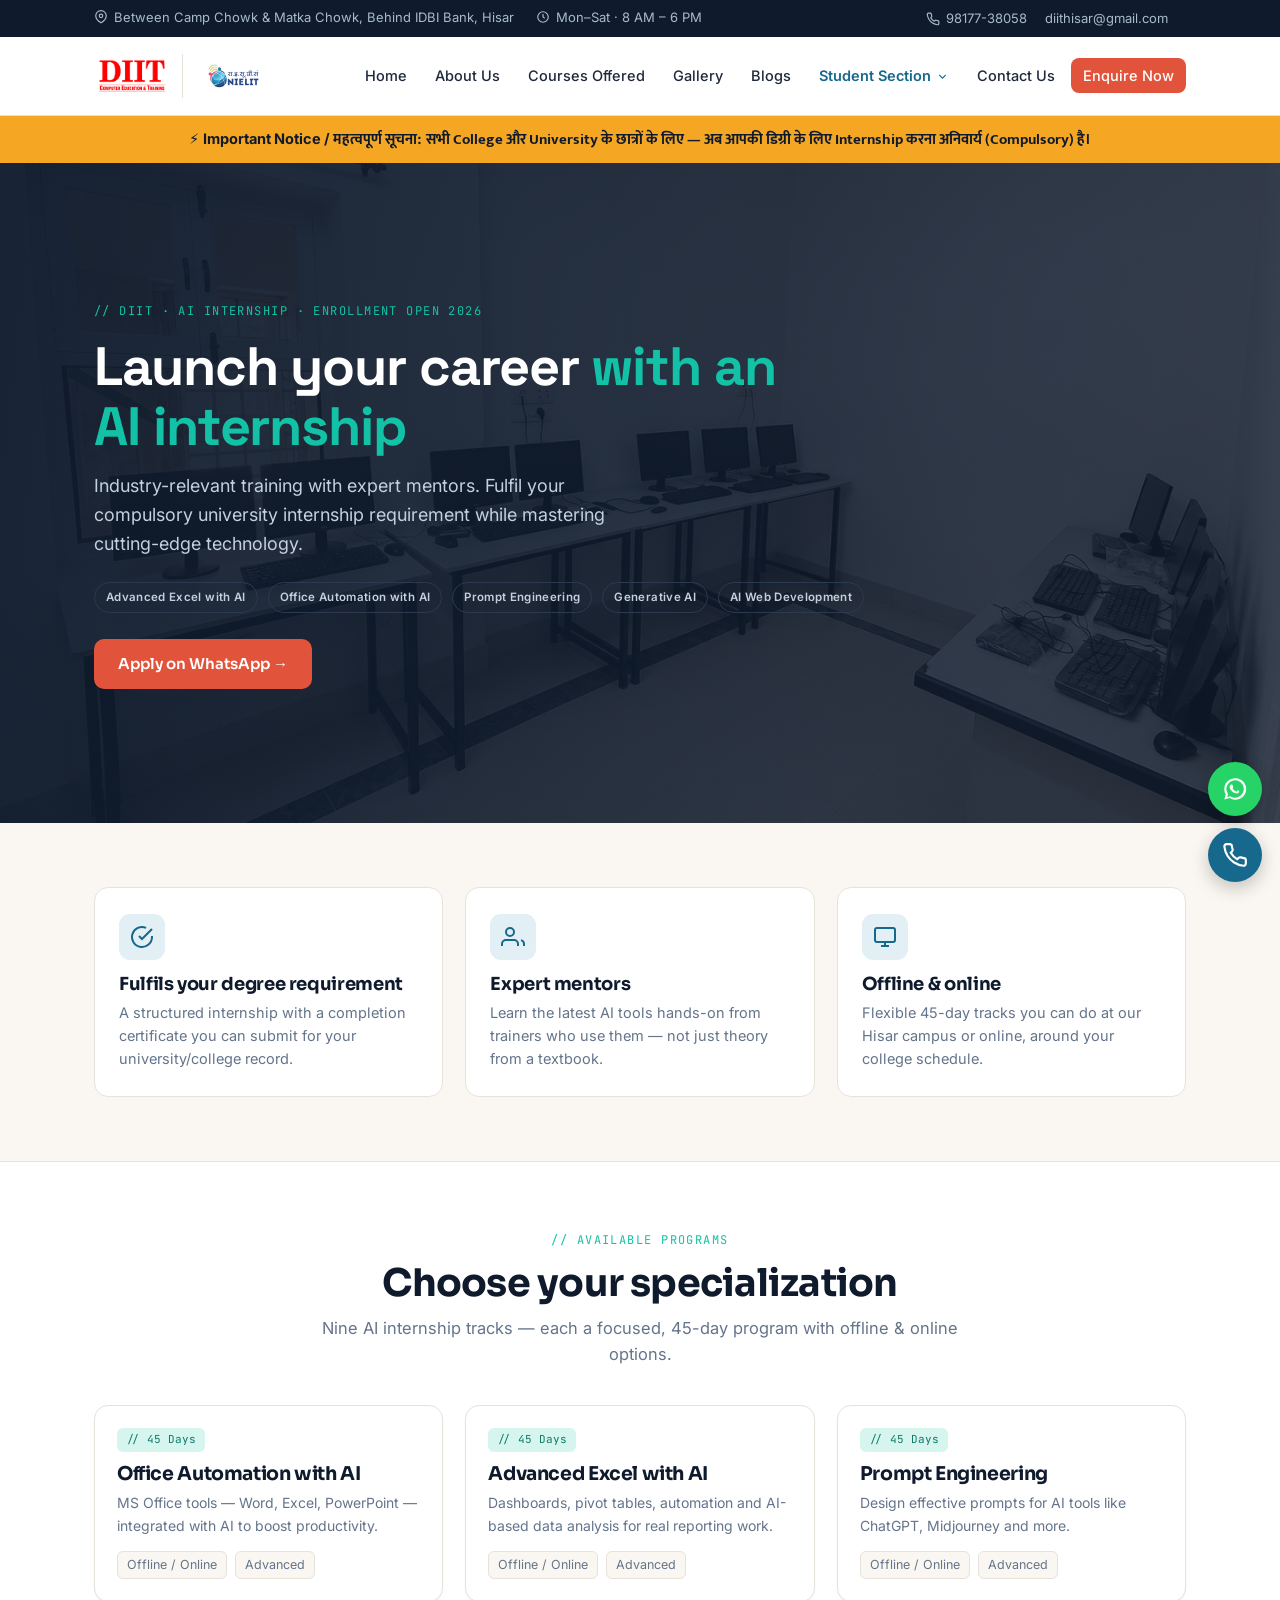
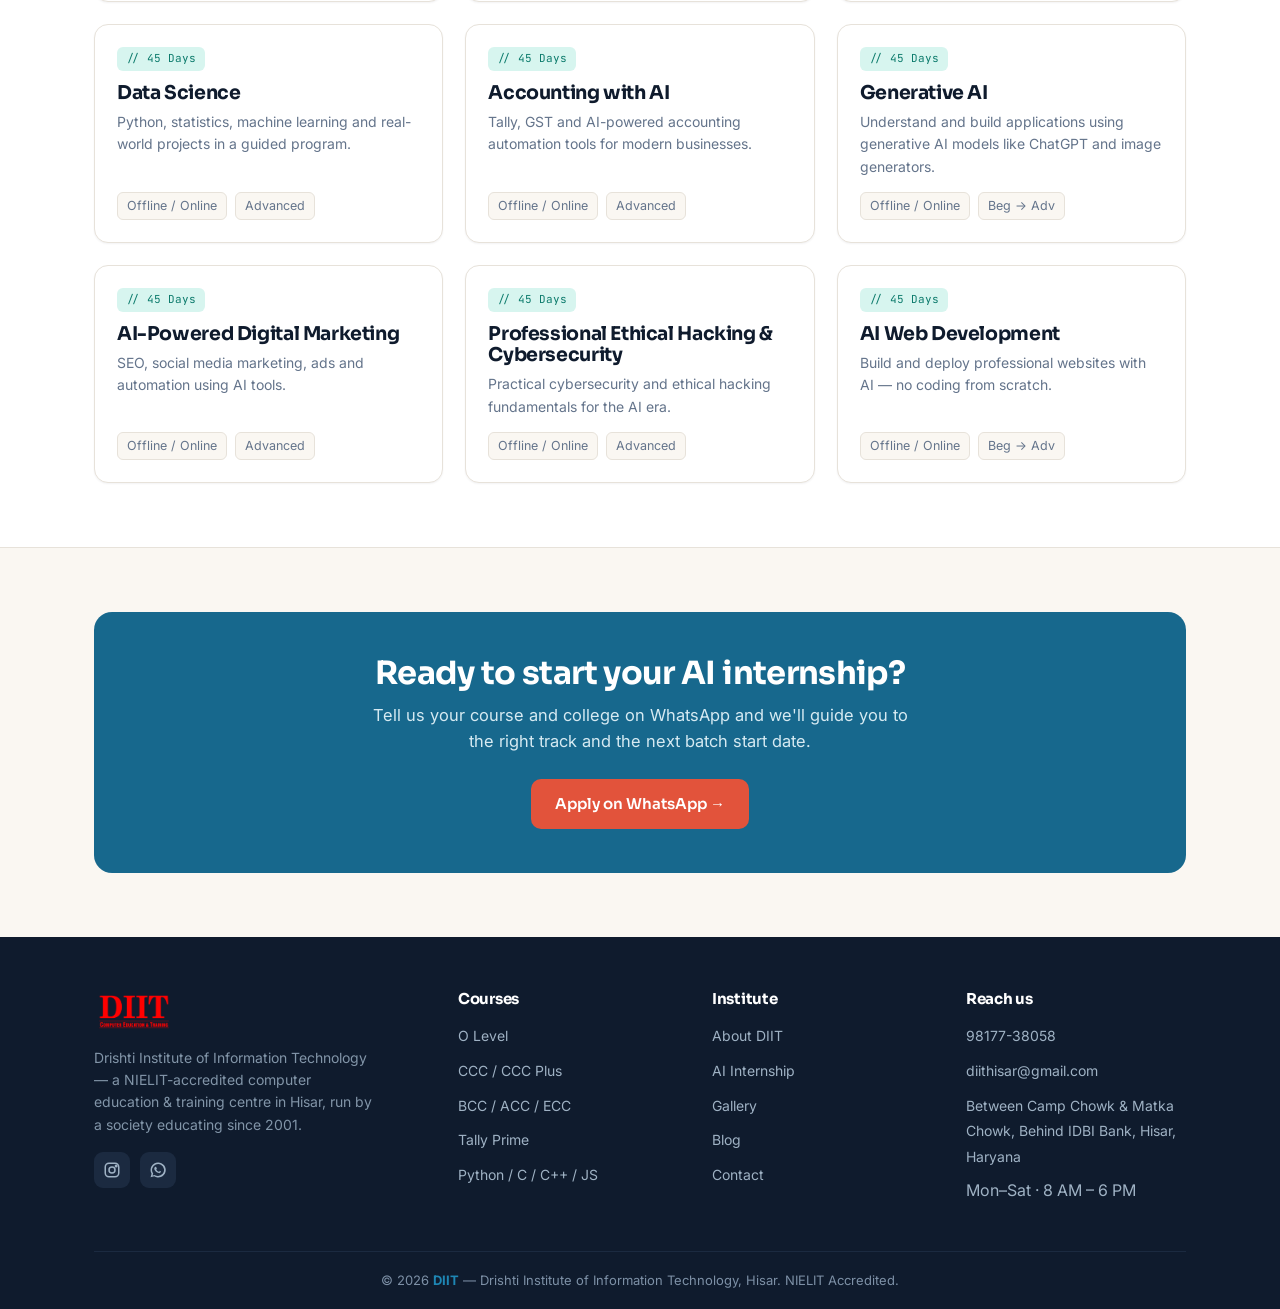
<file: internship.html>
<!DOCTYPE html>
<html lang="en">
<head>
<meta charset="UTF-8">
<meta name="viewport" content="width=device-width, initial-scale=1.0">
<title>AI Internship — DIIT Hisar | Fulfil Your University Internship with Real AI Skills</title>
<meta name="description" content="DIIT's AI internship program in Hisar — fulfil your compulsory university/college internship while learning in-demand AI skills: AI Office Automation, Advanced Excel with AI, Prompt Engineering, Data Science, Generative AI, AI Web Development and more. 45-day tracks, offline &amp; online.">
<meta name="keywords" content="AI courses Hisar, AI internship Hisar, cyber security course Hisar, digital marketing course Hisar, generative AI, prompt engineering, computer education, NIELIT, DOEACC, DIIT Hisar">
<meta name="robots" content="index, follow">
<link rel="canonical" href="https://diithisar.com/internship.html">
<meta property="og:title" content="AI Internship — DIIT Hisar">
<meta property="og:description" content="Fulfil your compulsory university internship while mastering cutting-edge AI skills. 45-day tracks, offline &amp; online, expert mentors.">
<meta property="og:url" content="https://diithisar.com/internship.html">
<meta property="og:image" content="https://diithisar.com/assets/images/lab-2.jpg">
<link rel="icon" type="image/png" href="assets/logos/diit.png">
<link rel="preconnect" href="https://fonts.googleapis.com">
<link rel="preconnect" href="https://fonts.gstatic.com" crossorigin>
<link href="https://fonts.googleapis.com/css2?family=Sora:wght@400;500;600;700&family=Inter:wght@400;500;600;700&family=Mukta:wght@400;600;700&family=Space+Grotesk:wght@500;600;700&family=JetBrains+Mono:wght@400;500&display=swap" rel="stylesheet">
<link rel="stylesheet" href="assets/css/styles.css">
<script type="application/ld+json">
{"@context":"https://schema.org","@type":"BreadcrumbList","itemListElement":[
 {"@type":"ListItem","position":1,"name":"Home","item":"https://diithisar.com/"},
 {"@type":"ListItem","position":2,"name":"Internship","item":"https://diithisar.com/internship.html"}
]}
</script>
</head>
<body>
<a class="skip" href="#main">Skip to content</a>

<div class="topbar">
  <div class="wrap">
    <div class="tb-left">
      <span><svg viewBox="0 0 24 24" fill="none" stroke="currentColor" stroke-width="2"><path d="M21 10c0 7-9 12-9 12s-9-5-9-12a9 9 0 0 1 18 0z"/><circle cx="12" cy="10" r="3"/></svg> <a href="https://www.google.com/maps?cid=2531538996595029837" target="_blank" rel="noopener">Between Camp Chowk &amp; Matka Chowk, Behind IDBI Bank, Hisar</a></span>
      <span><svg viewBox="0 0 24 24" fill="none" stroke="currentColor" stroke-width="2"><circle cx="12" cy="12" r="9"/><path d="M12 7v5l3 2"/></svg> Mon–Sat · 8 AM – 6 PM</span>
    </div>
    <div class="tb-right">
      <a href="tel:+919817738058"><svg viewBox="0 0 24 24" fill="none" stroke="currentColor" stroke-width="2"><path d="M22 16.9v3a2 2 0 0 1-2.2 2 19.8 19.8 0 0 1-8.6-3 19.5 19.5 0 0 1-6-6 19.8 19.8 0 0 1-3-8.6A2 2 0 0 1 4.1 2h3a2 2 0 0 1 2 1.7c.1 1 .4 2 .7 2.9a2 2 0 0 1-.5 2.1L8.1 9.9a16 16 0 0 0 6 6l1.2-1.2a2 2 0 0 1 2.1-.5c.9.3 1.9.6 2.9.7a2 2 0 0 1 1.7 2z"/></svg> 98177-38058</a>
      <a href="mailto:diithisar@gmail.com">diithisar@gmail.com</a>
    </div>
  </div>
</div>

<header class="site-header">
  <nav class="nav" aria-label="Primary">
    <a class="brand" href="index.html" aria-label="DIIT home">
      <img src="assets/logos/diit.png" alt="DIIT Hisar — Computer Education &amp; Training logo" class="logo-diit">
      <span class="bsep"></span>
      <img src="assets/logos/nielit.png" alt="NIELIT accredited — National Institute of Electronics &amp; IT" class="logo-nielit">
    </a>
    <button class="nav-toggle" aria-label="Toggle menu" aria-expanded="false"><span></span><span></span><span></span></button>
    <ul class="nav-links">
      <li><a href="index.html">Home</a></li>
      <li><a href="about.html">About Us</a></li>
      <li><a href="courses.html">Courses Offered</a></li>
      <li><a href="gallery.html">Gallery</a></li>
      <li><a href="blogs.html">Blogs</a></li>
      <li class="has-drop">
        <button class="drop-toggle active" aria-expanded="false" aria-haspopup="true">Student Section <svg class="caret" viewBox="0 0 24 24" fill="none" stroke="currentColor" stroke-width="2"><path d="M6 9l6 6 6-6"/></svg></button>
        <ul class="drop-menu">
          <li><a href="internship.html" class="active">Internship</a></li>
          <li><a href="verify.html">Certificate Verification</a></li>
        </ul>
      </li>
      <li><a href="contact.html">Contact Us</a></li>
      <li><a href="contact.html#enquire" class="nav-cta">Enquire Now</a></li>
    </ul>
  </nav>
</header>

<main id="main">

<div class="notice">⚡ <strong>Important Notice / <span class="hi">महत्वपूर्ण सूचना</span>:</strong> <span class="hi">सभी College और University के छात्रों के लिए — अब आपकी डिग्री के लिए Internship करना अनिवार्य (Compulsory) है।</span></div>

<section class="ai-hero" style="background-image:url('assets/images/lab-1.jpg');background-size:cover;background-position:center">
  <div style="position:absolute;inset:0;background:linear-gradient(105deg,rgba(15,27,45,.96),rgba(15,27,45,.8))"></div>
  <div class="wrap">
    <span class="ai-tag">// DIIT · AI Internship · Enrollment Open 2026</span>
    <h1>Launch your career <span class="g">with an AI internship</span></h1>
    <p>Industry-relevant training with expert mentors. Fulfil your compulsory university internship requirement while mastering cutting-edge technology.</p>
    <div class="pill-row" style="margin-bottom:26px">
      <span class="badge badge-ghost" style="color:#C3D0DD;border-color:#2A3A50">Advanced Excel with AI</span>
      <span class="badge badge-ghost" style="color:#C3D0DD;border-color:#2A3A50">Office Automation with AI</span>
      <span class="badge badge-ghost" style="color:#C3D0DD;border-color:#2A3A50">Prompt Engineering</span>
      <span class="badge badge-ghost" style="color:#C3D0DD;border-color:#2A3A50">Generative AI</span>
      <span class="badge badge-ghost" style="color:#C3D0DD;border-color:#2A3A50">AI Web Development</span>
    </div>
    <a href="https://wa.me/919817738058?text=Hi%20DIIT%2C%20I%27m%20interested%20in%20the%20AI%20Internship%20program." class="btn btn-cta" target="_blank" rel="noopener">Apply on WhatsApp →</a>
  </div>
</section>

<section>
  <div class="wrap">
    <div class="grid grid-3">
      <div class="feature">
        <div class="ico"><svg viewBox="0 0 24 24" fill="none" stroke="currentColor" stroke-width="2"><path d="M22 11.08V12a10 10 0 1 1-5.93-9.14"/><path d="M22 4L12 14.01l-3-3"/></svg></div>
        <h3>Fulfils your degree requirement</h3>
        <p>A structured internship with a completion certificate you can submit for your university/college record.</p>
      </div>
      <div class="feature">
        <div class="ico"><svg viewBox="0 0 24 24" fill="none" stroke="currentColor" stroke-width="2"><path d="M17 21v-2a4 4 0 0 0-4-4H5a4 4 0 0 0-4 4v2"/><circle cx="9" cy="7" r="4"/><path d="M23 21v-2a4 4 0 0 0-3-3.9"/></svg></div>
        <h3>Expert mentors</h3>
        <p>Learn the latest AI tools hands-on from trainers who use them — not just theory from a textbook.</p>
      </div>
      <div class="feature">
        <div class="ico"><svg viewBox="0 0 24 24" fill="none" stroke="currentColor" stroke-width="2"><rect x="2" y="3" width="20" height="14" rx="2"/><path d="M8 21h8M12 17v4"/></svg></div>
        <h3>Offline &amp; online</h3>
        <p>Flexible 45-day tracks you can do at our Hisar campus or online, around your college schedule.</p>
      </div>
    </div>
  </div>
</section>

<section class="bg-paper">
  <div class="wrap">
    <div class="section-head center">
      <span class="ai-tag">// Available Programs</span>
      <h2 style="margin-top:10px">Choose your specialization</h2>
      <p>Nine AI internship tracks — each a focused, 45-day program with offline &amp; online options.</p>
    </div>
    <div class="grid grid-3">
      <div class="track-card"><span class="tc-badge">// 45 Days</span><h3>Office Automation with AI</h3><p>MS Office tools — Word, Excel, PowerPoint — integrated with AI to boost productivity.</p><div class="tc-meta"><span>Offline / Online</span><span>Advanced</span></div></div>
      <div class="track-card"><span class="tc-badge">// 45 Days</span><h3>Advanced Excel with AI</h3><p>Dashboards, pivot tables, automation and AI-based data analysis for real reporting work.</p><div class="tc-meta"><span>Offline / Online</span><span>Advanced</span></div></div>
      <div class="track-card"><span class="tc-badge">// 45 Days</span><h3>Prompt Engineering</h3><p>Design effective prompts for AI tools like ChatGPT, Midjourney and more.</p><div class="tc-meta"><span>Offline / Online</span><span>Advanced</span></div></div>
      <div class="track-card"><span class="tc-badge">// 45 Days</span><h3>Data Science</h3><p>Python, statistics, machine learning and real-world projects in a guided program.</p><div class="tc-meta"><span>Offline / Online</span><span>Advanced</span></div></div>
      <div class="track-card"><span class="tc-badge">// 45 Days</span><h3>Accounting with AI</h3><p>Tally, GST and AI-powered accounting automation tools for modern businesses.</p><div class="tc-meta"><span>Offline / Online</span><span>Advanced</span></div></div>
      <div class="track-card"><span class="tc-badge">// 45 Days</span><h3>Generative AI</h3><p>Understand and build applications using generative AI models like ChatGPT and image generators.</p><div class="tc-meta"><span>Offline / Online</span><span>Beg → Adv</span></div></div>
      <div class="track-card"><span class="tc-badge">// 45 Days</span><h3>AI-Powered Digital Marketing</h3><p>SEO, social media marketing, ads and automation using AI tools.</p><div class="tc-meta"><span>Offline / Online</span><span>Advanced</span></div></div>
      <div class="track-card"><span class="tc-badge">// 45 Days</span><h3>Professional Ethical Hacking &amp; Cybersecurity</h3><p>Practical cybersecurity and ethical hacking fundamentals for the AI era.</p><div class="tc-meta"><span>Offline / Online</span><span>Advanced</span></div></div>
      <div class="track-card"><span class="tc-badge">// 45 Days</span><h3>AI Web Development</h3><p>Build and deploy professional websites with AI — no coding from scratch.</p><div class="tc-meta"><span>Offline / Online</span><span>Beg → Adv</span></div></div>
    </div>
  </div>
</section>

<section>
  <div class="wrap">
    <div class="cta-banner">
      <h2>Ready to start your AI internship?</h2>
      <p>Tell us your course and college on WhatsApp and we'll guide you to the right track and the next batch start date.</p>
      <a href="https://wa.me/919817738058?text=Hi%20DIIT%2C%20I%20want%20to%20enroll%20in%20an%20AI%20Internship%20track." class="btn btn-cta" target="_blank" rel="noopener">Apply on WhatsApp →</a>
    </div>
  </div>
</section>

</main>

<footer class="site-footer">
  <div class="wrap">
    <div class="footer-top">
      <div class="footer-brand">
        <img src="assets/logos/diit.png" alt="DIIT logo">
        <p>Drishti Institute of Information Technology — a NIELIT-accredited computer education &amp; training centre in Hisar, run by a society educating since 2001.</p>
        <div class="footer-social">
          <a href="https://www.instagram.com/diit.india/" aria-label="Instagram" target="_blank" rel="noopener"><svg viewBox="0 0 24 24" fill="none" stroke="currentColor" stroke-width="2"><rect x="3" y="3" width="18" height="18" rx="5"/><circle cx="12" cy="12" r="4"/><circle cx="17.5" cy="6.5" r="1" fill="currentColor"/></svg></a>
          <a href="https://wa.me/919817738058" aria-label="WhatsApp" target="_blank" rel="noopener"><svg viewBox="0 0 24 24" fill="currentColor"><path d="M12 2a10 10 0 0 0-8.6 15l-1.3 4.7 4.8-1.3A10 10 0 1 0 12 2zm0 18a8 8 0 0 1-4.1-1.1l-.3-.2-2.8.7.8-2.7-.2-.3A8 8 0 1 1 12 20zm4.4-6c-.2-.1-1.4-.7-1.6-.8s-.4-.1-.5.1-.6.8-.8 1-.3.2-.5.1a6.5 6.5 0 0 1-3.2-2.8c-.2-.4.2-.4.6-1.2.1-.2 0-.3 0-.5s-.5-1.3-.7-1.7-.4-.4-.5-.4h-.5a1 1 0 0 0-.7.3 3 3 0 0 0-1 2.2A5.3 5.3 0 0 0 8 12.6c1.4 2 2.4 2.6 4 3.2 1.4.5 1.7.4 2 .4s1.4-.6 1.6-1.1.2-1 .1-1.1z"/></svg></a>
        </div>
      </div>
      <div><h4>Courses</h4><ul>
        <li><a href="courses.html#nielit">O Level</a></li>
        <li><a href="courses.html#nielit">CCC / CCC Plus</a></li>
        <li><a href="courses.html#nielit">BCC / ACC / ECC</a></li>
        <li><a href="courses.html#tally">Tally Prime</a></li>
        <li><a href="courses.html#programming">Python / C / C++ / JS</a></li>
      </ul></div>
      <div><h4>Institute</h4><ul>
        <li><a href="about.html">About DIIT</a></li>
        <li><a href="internship.html">AI Internship</a></li>
        <li><a href="gallery.html">Gallery</a></li>
        <li><a href="blogs.html">Blog</a></li>
        <li><a href="contact.html">Contact</a></li>
      </ul></div>
      <div><h4>Reach us</h4><ul>
        <li><a href="tel:+919817738058">98177-38058</a></li>
        <li><a href="mailto:diithisar@gmail.com">diithisar@gmail.com</a></li>
        <li><a href="https://www.google.com/maps?cid=2531538996595029837" target="_blank" rel="noopener">Between Camp Chowk &amp; Matka Chowk, Behind IDBI Bank, Hisar, Haryana</a></li>
        <li>Mon–Sat · 8 AM – 6 PM</li>
      </ul></div>
    </div>
    <div class="footer-bottom">© <span id="year">2026</span> <b>DIIT</b> — Drishti Institute of Information Technology, Hisar. NIELIT Accredited.</div>
  </div>
</footer>

<div class="float-actions">
  <a class="fa-wa" href="https://wa.me/919817738058" target="_blank" rel="noopener" aria-label="WhatsApp"><svg viewBox="0 0 24 24" fill="currentColor"><path d="M12 2a10 10 0 0 0-8.6 15l-1.3 4.7 4.8-1.3A10 10 0 1 0 12 2zm0 18a8 8 0 0 1-4.1-1.1l-.3-.2-2.8.7.8-2.7-.2-.3A8 8 0 1 1 12 20zm4.4-6c-.2-.1-1.4-.7-1.6-.8s-.4-.1-.5.1-.6.8-.8 1-.3.2-.5.1a6.5 6.5 0 0 1-3.2-2.8c-.2-.4.2-.4.6-1.2.1-.2 0-.3 0-.5s-.5-1.3-.7-1.7-.4-.4-.5-.4h-.5a1 1 0 0 0-.7.3 3 3 0 0 0-1 2.2A5.3 5.3 0 0 0 8 12.6c1.4 2 2.4 2.6 4 3.2 1.4.5 1.7.4 2 .4s1.4-.6 1.6-1.1.2-1 .1-1.1z"/></svg></a>
  <a class="fa-call" href="tel:+919817738058" aria-label="Call"><svg viewBox="0 0 24 24" fill="none" stroke="currentColor" stroke-width="2"><path d="M22 16.9v3a2 2 0 0 1-2.2 2 19.8 19.8 0 0 1-8.6-3 19.5 19.5 0 0 1-6-6 19.8 19.8 0 0 1-3-8.6A2 2 0 0 1 4.1 2h3a2 2 0 0 1 2 1.7c.1 1 .4 2 .7 2.9a2 2 0 0 1-.5 2.1L8.1 9.9a16 16 0 0 0 6 6l1.2-1.2a2 2 0 0 1 2.1-.5c.9.3 1.9.6 2.9.7a2 2 0 0 1 1.7 2z"/></svg></a>
</div>

<script src="assets/js/main.js"></script>
</body>
</html>
</file>
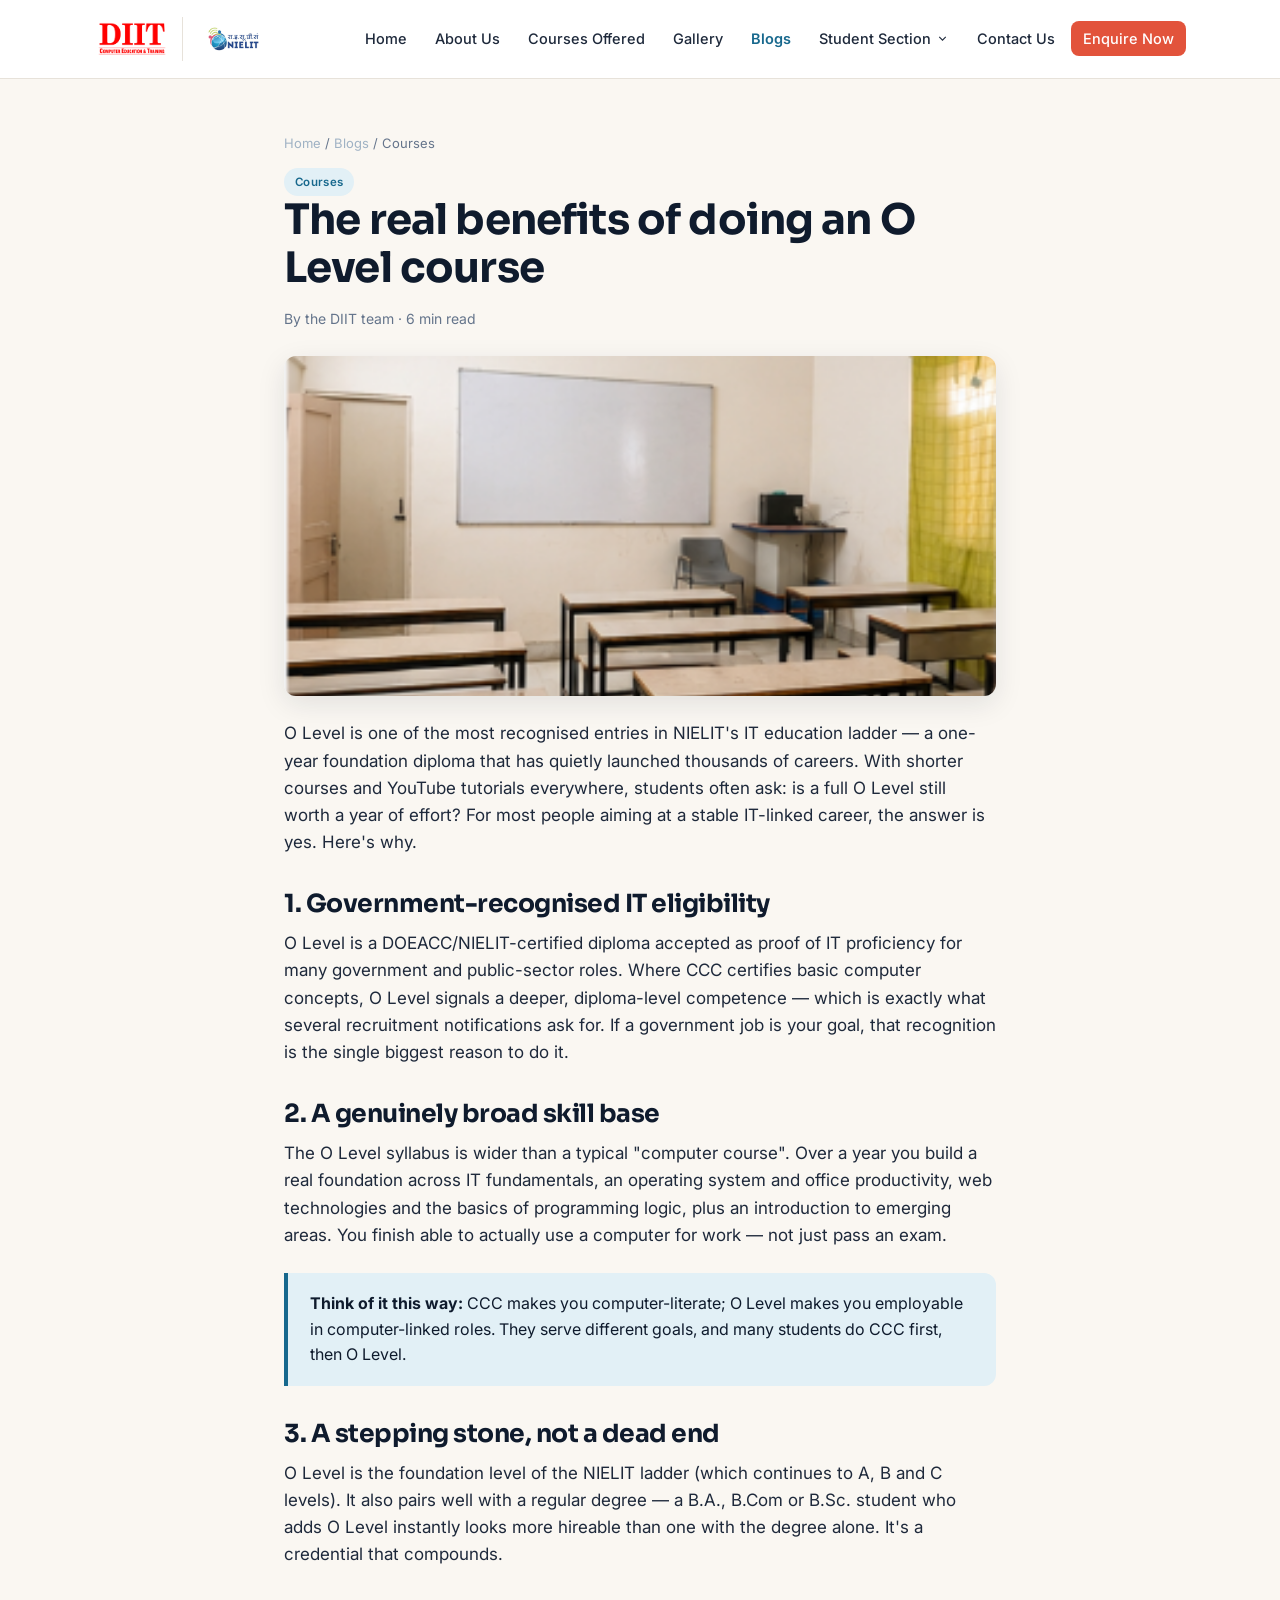
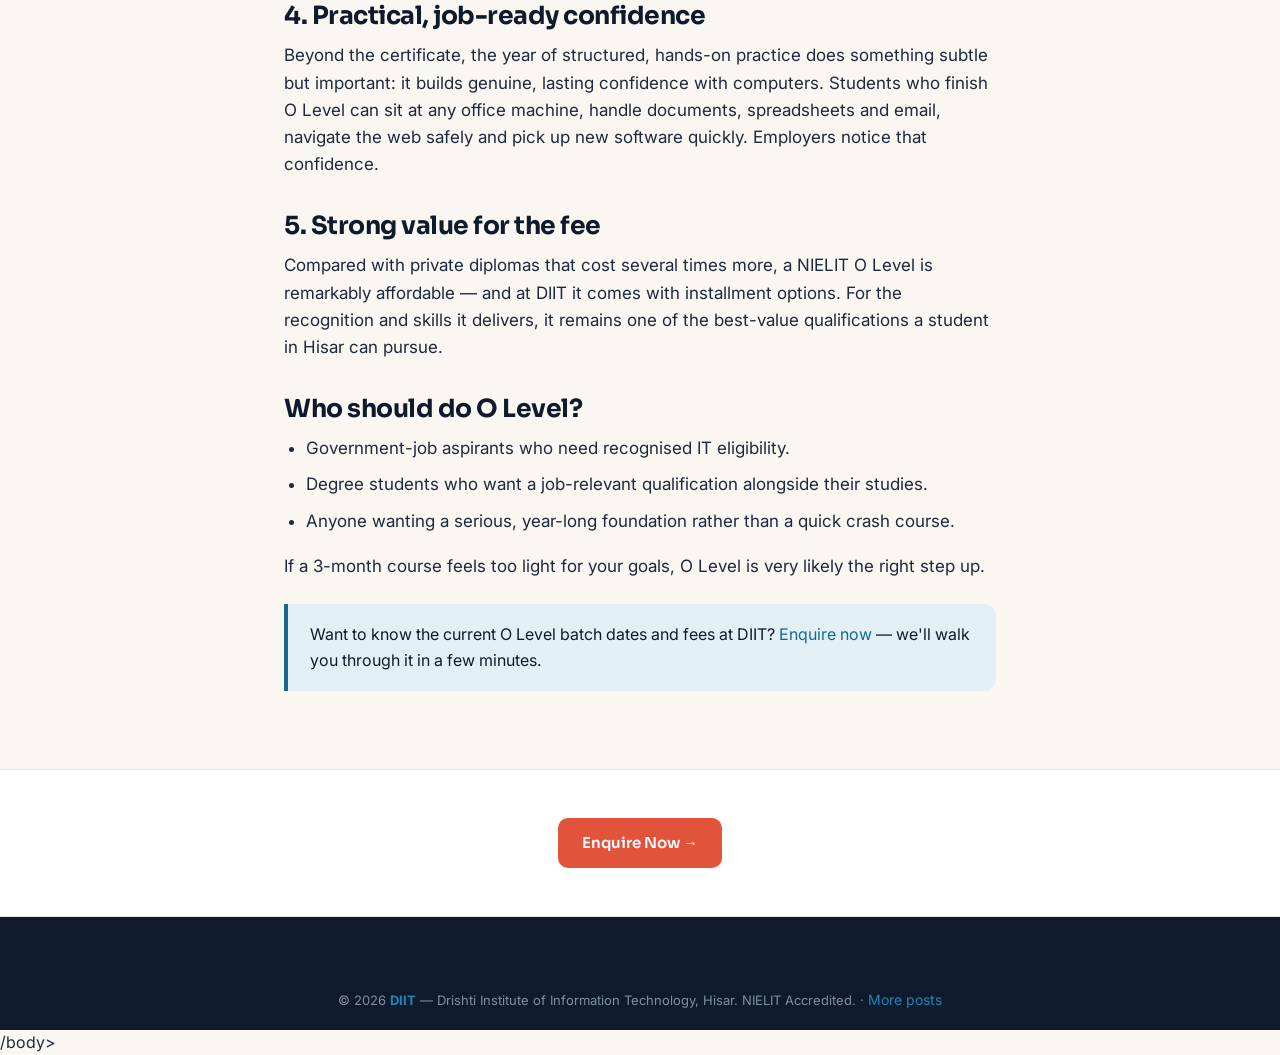
<file: blog/benefits-of-o-level-course.html>
<!DOCTYPE html>
<html lang="en">
<head>
<meta charset="UTF-8">
<meta name="viewport" content="width=device-width, initial-scale=1.0">
<title>The Real Benefits of Doing an O Level Course | DIIT Hisar Blog</title>
<meta name="description" content="Is the NIELIT O Level course worth it? Here are the real benefits — government job eligibility, a recognised IT diploma, practical skills and a foundation for further study — explained for students in Hisar.">
<meta name="keywords" content="O Level course benefits, DOEACC O Level, NIELIT O Level, O Level eligibility government jobs, computer courses Hisar, computer education, DIIT Hisar">
<meta name="robots" content="index, follow">
<link rel="canonical" href="https://diithisar.com/blog/benefits-of-o-level-course.html">
<meta property="og:type" content="article">
<meta property="og:title" content="The Real Benefits of Doing an O Level Course">
<meta property="og:description" content="Why this one-year NIELIT diploma still opens government and private-sector doors.">
<meta property="og:url" content="https://diithisar.com/blog/benefits-of-o-level-course.html">
<meta property="og:image" content="https://diithisar.com/assets/images/classroom.jpg">
<link rel="icon" type="image/png" href="../assets/logos/diit.png">
<link rel="preconnect" href="https://fonts.googleapis.com">
<link rel="preconnect" href="https://fonts.gstatic.com" crossorigin>
<link href="https://fonts.googleapis.com/css2?family=Sora:wght@400;500;600;700&family=Inter:wght@400;500;600;700&family=Mukta:wght@400;600;700&family=Space+Grotesk:wght@500;600;700&family=JetBrains+Mono:wght@400;500&display=swap" rel="stylesheet">
<link rel="stylesheet" href="../assets/css/styles.css">
<script type="application/ld+json">
{"@context":"https://schema.org","@type":"BlogPosting","headline":"The Real Benefits of Doing an O Level Course","image":"https://diithisar.com/assets/images/classroom.jpg","author":{"@type":"Organization","name":"DIIT Hisar"},"publisher":{"@type":"Organization","name":"DIIT Hisar","logo":{"@type":"ImageObject","url":"https://diithisar.com/assets/logos/diit.png"}},"mainEntityOfPage":"https://diithisar.com/blog/benefits-of-o-level-course.html"}
</script>
<script type="application/ld+json">
{"@context":"https://schema.org","@type":"BreadcrumbList","itemListElement":[
 {"@type":"ListItem","position":1,"name":"Home","item":"https://diithisar.com/"},
 {"@type":"ListItem","position":2,"name":"Blogs","item":"https://diithisar.com/blogs.html"},
 {"@type":"ListItem","position":3,"name":"Benefits of an O Level Course","item":"https://diithisar.com/blog/benefits-of-o-level-course.html"}
]}
</script>
</head>
<body>
<a class="skip" href="#main">Skip to content</a>

<header class="site-header">
  <nav class="nav" aria-label="Primary">
    <a class="brand" href="../index.html" aria-label="DIIT home">
      <img src="../assets/logos/diit.png" alt="DIIT Hisar — Computer Education &amp; Training logo" class="logo-diit">
      <span class="bsep"></span>
      <img src="../assets/logos/nielit.png" alt="NIELIT accredited — National Institute of Electronics &amp; IT" class="logo-nielit">
    </a>
    <button class="nav-toggle" aria-label="Toggle menu" aria-expanded="false"><span></span><span></span><span></span></button>
    <ul class="nav-links">
      <li><a href="../index.html">Home</a></li>
      <li><a href="../about.html">About Us</a></li>
      <li><a href="../courses.html">Courses Offered</a></li>
      <li><a href="../gallery.html">Gallery</a></li>
      <li><a href="../blogs.html" class="active">Blogs</a></li>
      <li class="has-drop">
        <button class="drop-toggle" aria-expanded="false" aria-haspopup="true">Student Section <svg class="caret" viewBox="0 0 24 24" fill="none" stroke="currentColor" stroke-width="2"><path d="M6 9l6 6 6-6"/></svg></button>
        <ul class="drop-menu">
          <li><a href="../internship.html">Internship</a></li>
          <li><a href="../verify.html">Certificate Verification</a></li>
        </ul>
      </li>
      <li><a href="../contact.html">Contact Us</a></li>
      <li><a href="../contact.html#enquire" class="nav-cta">Enquire Now</a></li>
    </ul>
  </nav>
</header>

<main id="main">
<article class="article">
  <div class="breadcrumb" style="color:var(--mist);margin-bottom:14px"><a href="../index.html">Home</a> / <a href="../blogs.html">Blogs</a> / Courses</div>
  <span class="badge badge-teal">Courses</span>
  <h1>The real benefits of doing an O Level course</h1>
  <p class="a-meta">By the DIIT team · 6 min read</p>
  <img class="lead-img" src="../assets/images/classroom.jpg" alt="O Level computer course classroom">

  <p>O Level is one of the most recognised entries in NIELIT's IT education ladder — a one-year foundation diploma that has quietly launched thousands of careers. With shorter courses and YouTube tutorials everywhere, students often ask: is a full O Level still worth a year of effort? For most people aiming at a stable IT-linked career, the answer is yes. Here's why.</p>

  <h2>1. Government-recognised IT eligibility</h2>
  <p>O Level is a DOEACC/NIELIT-certified diploma accepted as proof of IT proficiency for many government and public-sector roles. Where CCC certifies basic computer concepts, O Level signals a deeper, diploma-level competence — which is exactly what several recruitment notifications ask for. If a government job is your goal, that recognition is the single biggest reason to do it.</p>

  <h2>2. A genuinely broad skill base</h2>
  <p>The O Level syllabus is wider than a typical "computer course". Over a year you build a real foundation across IT fundamentals, an operating system and office productivity, web technologies and the basics of programming logic, plus an introduction to emerging areas. You finish able to actually use a computer for work — not just pass an exam.</p>
  <div class="callout"><p><strong>Think of it this way:</strong> CCC makes you computer-literate; O Level makes you employable in computer-linked roles. They serve different goals, and many students do CCC first, then O Level.</p></div>

  <h2>3. A stepping stone, not a dead end</h2>
  <p>O Level is the foundation level of the NIELIT ladder (which continues to A, B and C levels). It also pairs well with a regular degree — a B.A., B.Com or B.Sc. student who adds O Level instantly looks more hireable than one with the degree alone. It's a credential that compounds.</p>

  <h2>4. Practical, job-ready confidence</h2>
  <p>Beyond the certificate, the year of structured, hands-on practice does something subtle but important: it builds genuine, lasting confidence with computers. Students who finish O Level can sit at any office machine, handle documents, spreadsheets and email, navigate the web safely and pick up new software quickly. Employers notice that confidence.</p>

  <h2>5. Strong value for the fee</h2>
  <p>Compared with private diplomas that cost several times more, a NIELIT O Level is remarkably affordable — and at DIIT it comes with installment options. For the recognition and skills it delivers, it remains one of the best-value qualifications a student in Hisar can pursue.</p>

  <h2>Who should do O Level?</h2>
  <ul>
    <li>Government-job aspirants who need recognised IT eligibility.</li>
    <li>Degree students who want a job-relevant qualification alongside their studies.</li>
    <li>Anyone wanting a serious, year-long foundation rather than a quick crash course.</li>
  </ul>
  <p>If a 3-month course feels too light for your goals, O Level is very likely the right step up.</p>

  <div class="callout"><p>Want to know the current O Level batch dates and fees at DIIT? <a href="../contact.html#enquire">Enquire now</a> — we'll walk you through it in a few minutes.</p></div>
</article>

<section class="bg-paper" style="padding:48px 0">
  <div class="wrap center"><a href="../contact.html#enquire" class="btn btn-cta">Enquire Now →</a></div>
</section>
</main>

<footer class="site-footer">
  <div class="wrap">
    <div class="footer-bottom" style="border:none">© <span id="year">2026</span> <b>DIIT</b> — Drishti Institute of Information Technology, Hisar. NIELIT Accredited. · <a href="../blogs.html" style="color:var(--teal-bright)">More posts</a></div>
  </div>
</footer>
<script src="../assets/js/main.js"></script>
</body>
</html>/body>
</html>
</file>
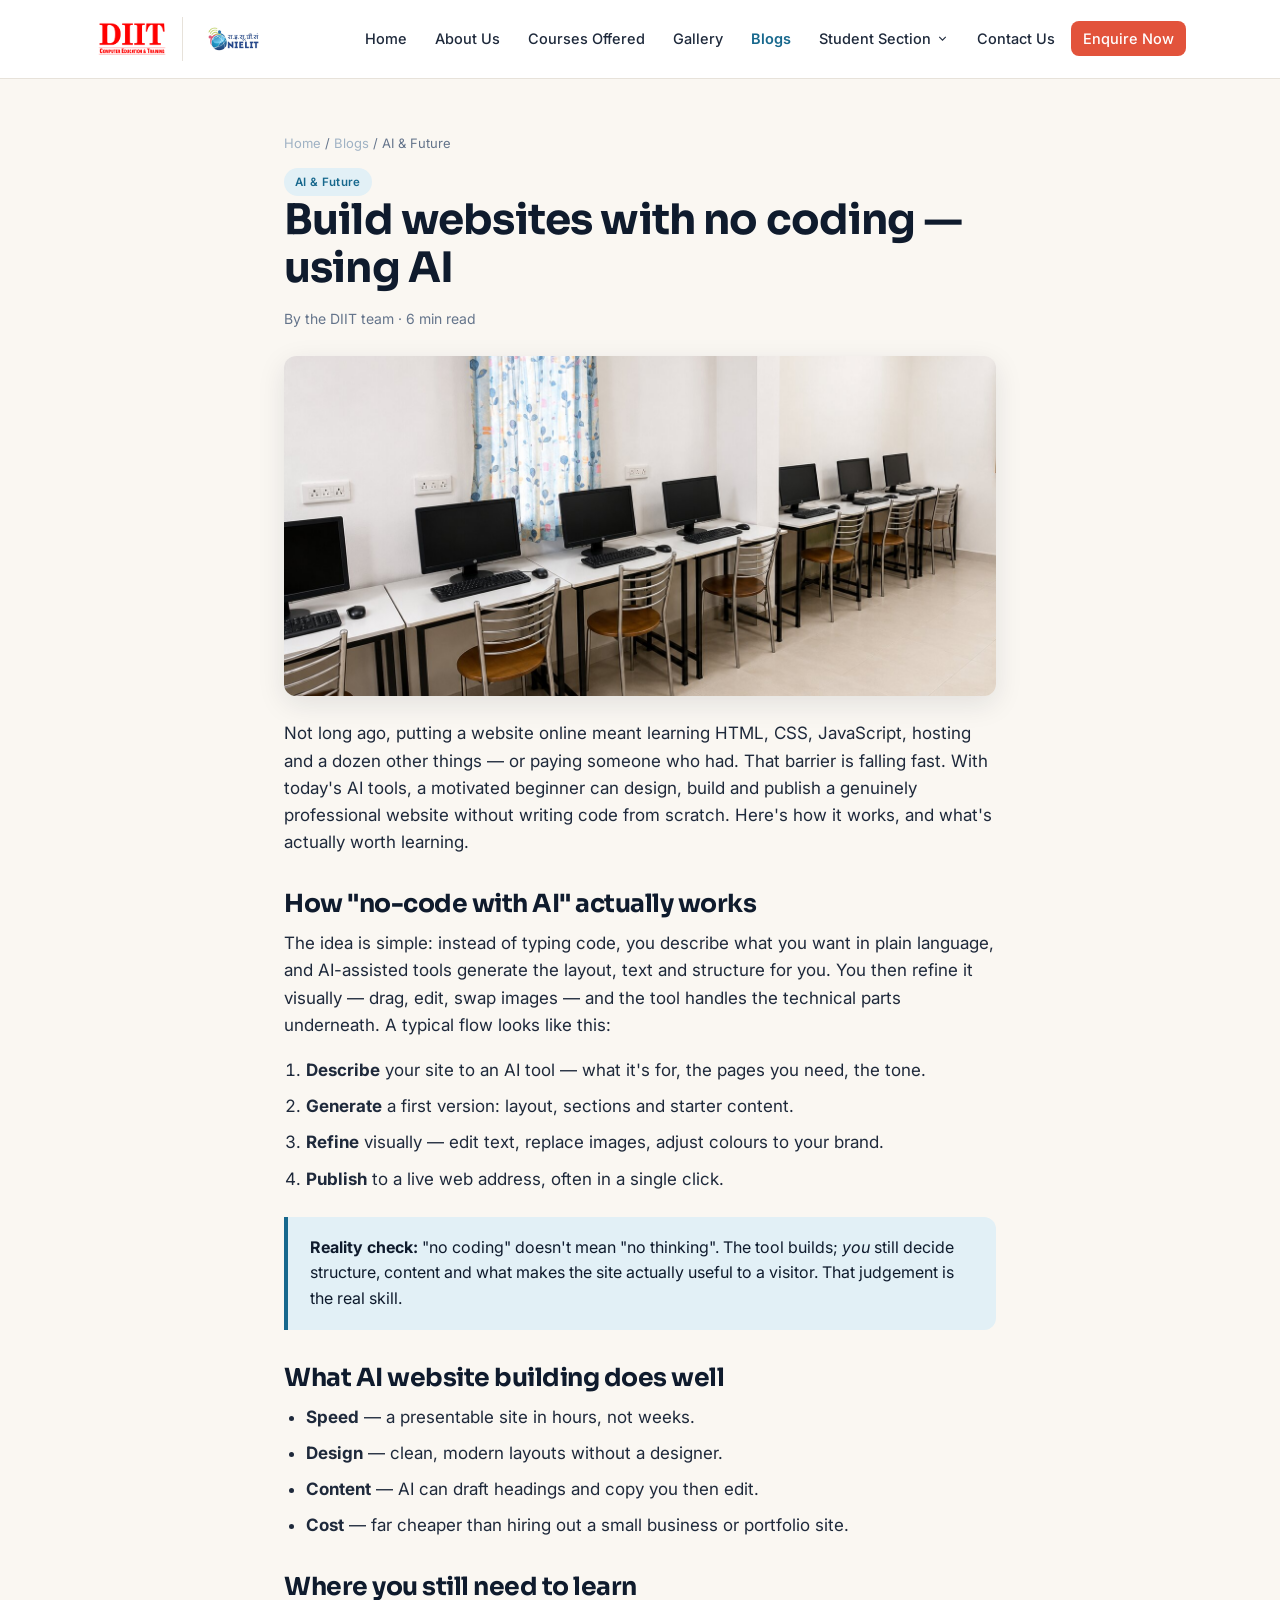
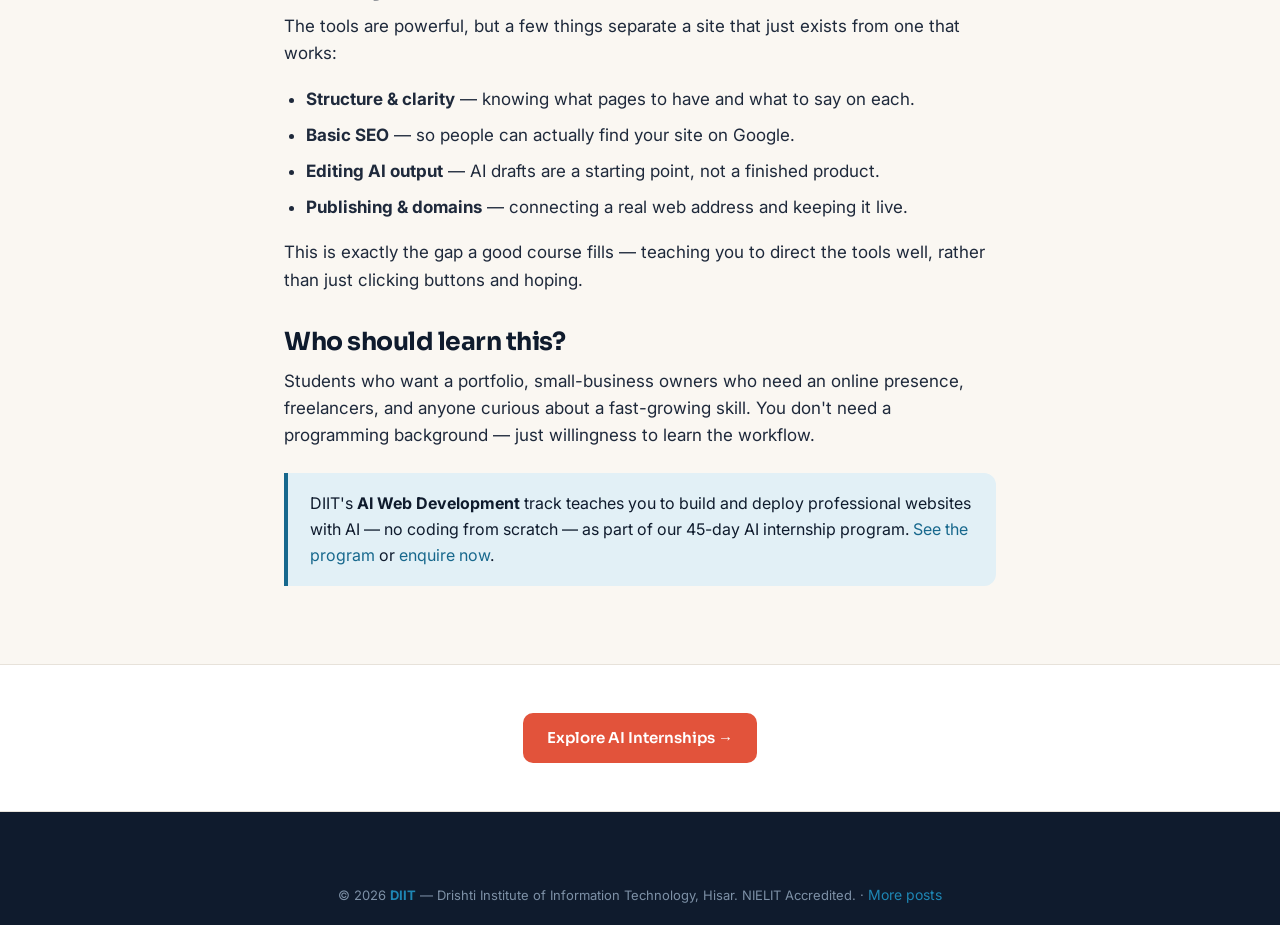
<file: blog/build-websites-no-coding-ai.html>
<!DOCTYPE html>
<html lang="en">
<head>
<meta charset="UTF-8">
<meta name="viewport" content="width=device-width, initial-scale=1.0">
<title>Build Websites With No Coding — Using AI | DIIT Hisar Blog</title>
<meta name="description" content="You can now design and launch a real website without writing code, using AI tools. Here's how AI website building works, what it can and can't do, and what to learn first — explained for beginners in Hisar.">
<meta name="keywords" content="build website no coding, AI web development, AI courses Hisar, no-code website AI, digital marketing, computer education, DIIT Hisar">
<meta name="robots" content="index, follow">
<link rel="canonical" href="https://diithisar.com/blog/build-websites-no-coding-ai.html">
<meta property="og:type" content="article">
<meta property="og:title" content="Build Websites With No Coding — Using AI">
<meta property="og:description" content="How AI tools let beginners design and launch real websites, and what to learn first.">
<meta property="og:url" content="https://diithisar.com/blog/build-websites-no-coding-ai.html">
<meta property="og:image" content="https://diithisar.com/assets/images/lab-2.jpg">
<link rel="icon" type="image/png" href="../assets/logos/diit.png">
<link rel="preconnect" href="https://fonts.googleapis.com">
<link rel="preconnect" href="https://fonts.gstatic.com" crossorigin>
<link href="https://fonts.googleapis.com/css2?family=Sora:wght@400;500;600;700&family=Inter:wght@400;500;600;700&family=Mukta:wght@400;600;700&family=Space+Grotesk:wght@500;600;700&family=JetBrains+Mono:wght@400;500&display=swap" rel="stylesheet">
<link rel="stylesheet" href="../assets/css/styles.css">
<script type="application/ld+json">
{"@context":"https://schema.org","@type":"BlogPosting","headline":"Build Websites With No Coding — Using AI","image":"https://diithisar.com/assets/images/lab-2.jpg","author":{"@type":"Organization","name":"DIIT Hisar"},"publisher":{"@type":"Organization","name":"DIIT Hisar","logo":{"@type":"ImageObject","url":"https://diithisar.com/assets/logos/diit.png"}},"mainEntityOfPage":"https://diithisar.com/blog/build-websites-no-coding-ai.html"}
</script>
<script type="application/ld+json">
{"@context":"https://schema.org","@type":"BreadcrumbList","itemListElement":[
 {"@type":"ListItem","position":1,"name":"Home","item":"https://diithisar.com/"},
 {"@type":"ListItem","position":2,"name":"Blogs","item":"https://diithisar.com/blogs.html"},
 {"@type":"ListItem","position":3,"name":"Build Websites With No Coding Using AI","item":"https://diithisar.com/blog/build-websites-no-coding-ai.html"}
]}
</script>
</head>
<body>
<a class="skip" href="#main">Skip to content</a>

<header class="site-header">
  <nav class="nav" aria-label="Primary">
    <a class="brand" href="../index.html" aria-label="DIIT home">
      <img src="../assets/logos/diit.png" alt="DIIT Hisar — Computer Education &amp; Training logo" class="logo-diit">
      <span class="bsep"></span>
      <img src="../assets/logos/nielit.png" alt="NIELIT accredited — National Institute of Electronics &amp; IT" class="logo-nielit">
    </a>
    <button class="nav-toggle" aria-label="Toggle menu" aria-expanded="false"><span></span><span></span><span></span></button>
    <ul class="nav-links">
      <li><a href="../index.html">Home</a></li>
      <li><a href="../about.html">About Us</a></li>
      <li><a href="../courses.html">Courses Offered</a></li>
      <li><a href="../gallery.html">Gallery</a></li>
      <li><a href="../blogs.html" class="active">Blogs</a></li>
      <li class="has-drop">
        <button class="drop-toggle" aria-expanded="false" aria-haspopup="true">Student Section <svg class="caret" viewBox="0 0 24 24" fill="none" stroke="currentColor" stroke-width="2"><path d="M6 9l6 6 6-6"/></svg></button>
        <ul class="drop-menu">
          <li><a href="../internship.html">Internship</a></li>
          <li><a href="../verify.html">Certificate Verification</a></li>
        </ul>
      </li>
      <li><a href="../contact.html">Contact Us</a></li>
      <li><a href="../contact.html#enquire" class="nav-cta">Enquire Now</a></li>
    </ul>
  </nav>
</header>

<main id="main">
<article class="article">
  <div class="breadcrumb" style="color:var(--mist);margin-bottom:14px"><a href="../index.html">Home</a> / <a href="../blogs.html">Blogs</a> / AI &amp; Future</div>
  <span class="badge badge-teal">AI &amp; Future</span>
  <h1>Build websites with no coding — using AI</h1>
  <p class="a-meta">By the DIIT team · 6 min read</p>
  <img class="lead-img" src="../assets/images/lab-2.jpg" alt="Building a website with AI tools in a lab">

  <p>Not long ago, putting a website online meant learning HTML, CSS, JavaScript, hosting and a dozen other things — or paying someone who had. That barrier is falling fast. With today's AI tools, a motivated beginner can design, build and publish a genuinely professional website without writing code from scratch. Here's how it works, and what's actually worth learning.</p>

  <h2>How "no-code with AI" actually works</h2>
  <p>The idea is simple: instead of typing code, you describe what you want in plain language, and AI-assisted tools generate the layout, text and structure for you. You then refine it visually — drag, edit, swap images — and the tool handles the technical parts underneath. A typical flow looks like this:</p>
  <ol>
    <li><strong>Describe</strong> your site to an AI tool — what it's for, the pages you need, the tone.</li>
    <li><strong>Generate</strong> a first version: layout, sections and starter content.</li>
    <li><strong>Refine</strong> visually — edit text, replace images, adjust colours to your brand.</li>
    <li><strong>Publish</strong> to a live web address, often in a single click.</li>
  </ol>
  <div class="callout"><p><strong>Reality check:</strong> "no coding" doesn't mean "no thinking". The tool builds; <em>you</em> still decide structure, content and what makes the site actually useful to a visitor. That judgement is the real skill.</p></div>

  <h2>What AI website building does well</h2>
  <ul>
    <li><strong>Speed</strong> — a presentable site in hours, not weeks.</li>
    <li><strong>Design</strong> — clean, modern layouts without a designer.</li>
    <li><strong>Content</strong> — AI can draft headings and copy you then edit.</li>
    <li><strong>Cost</strong> — far cheaper than hiring out a small business or portfolio site.</li>
  </ul>

  <h2>Where you still need to learn</h2>
  <p>The tools are powerful, but a few things separate a site that just exists from one that works:</p>
  <ul>
    <li><strong>Structure &amp; clarity</strong> — knowing what pages to have and what to say on each.</li>
    <li><strong>Basic SEO</strong> — so people can actually find your site on Google.</li>
    <li><strong>Editing AI output</strong> — AI drafts are a starting point, not a finished product.</li>
    <li><strong>Publishing &amp; domains</strong> — connecting a real web address and keeping it live.</li>
  </ul>
  <p>This is exactly the gap a good course fills — teaching you to direct the tools well, rather than just clicking buttons and hoping.</p>

  <h2>Who should learn this?</h2>
  <p>Students who want a portfolio, small-business owners who need an online presence, freelancers, and anyone curious about a fast-growing skill. You don't need a programming background — just willingness to learn the workflow.</p>

  <div class="callout"><p>DIIT's <strong>AI Web Development</strong> track teaches you to build and deploy professional websites with AI — no coding from scratch — as part of our 45-day AI internship program. <a href="../internship.html">See the program</a> or <a href="../contact.html#enquire">enquire now</a>.</p></div>
</article>

<section class="bg-paper" style="padding:48px 0">
  <div class="wrap center"><a href="../internship.html" class="btn btn-cta">Explore AI Internships →</a></div>
</section>
</main>

<footer class="site-footer">
  <div class="wrap">
    <div class="footer-bottom" style="border:none">© <span id="year">2026</span> <b>DIIT</b> — Drishti Institute of Information Technology, Hisar. NIELIT Accredited. · <a href="../blogs.html" style="color:var(--teal-bright)">More posts</a></div>
  </div>
</footer>
<script src="../assets/js/main.js"></script>
</body>
</html>
</file>
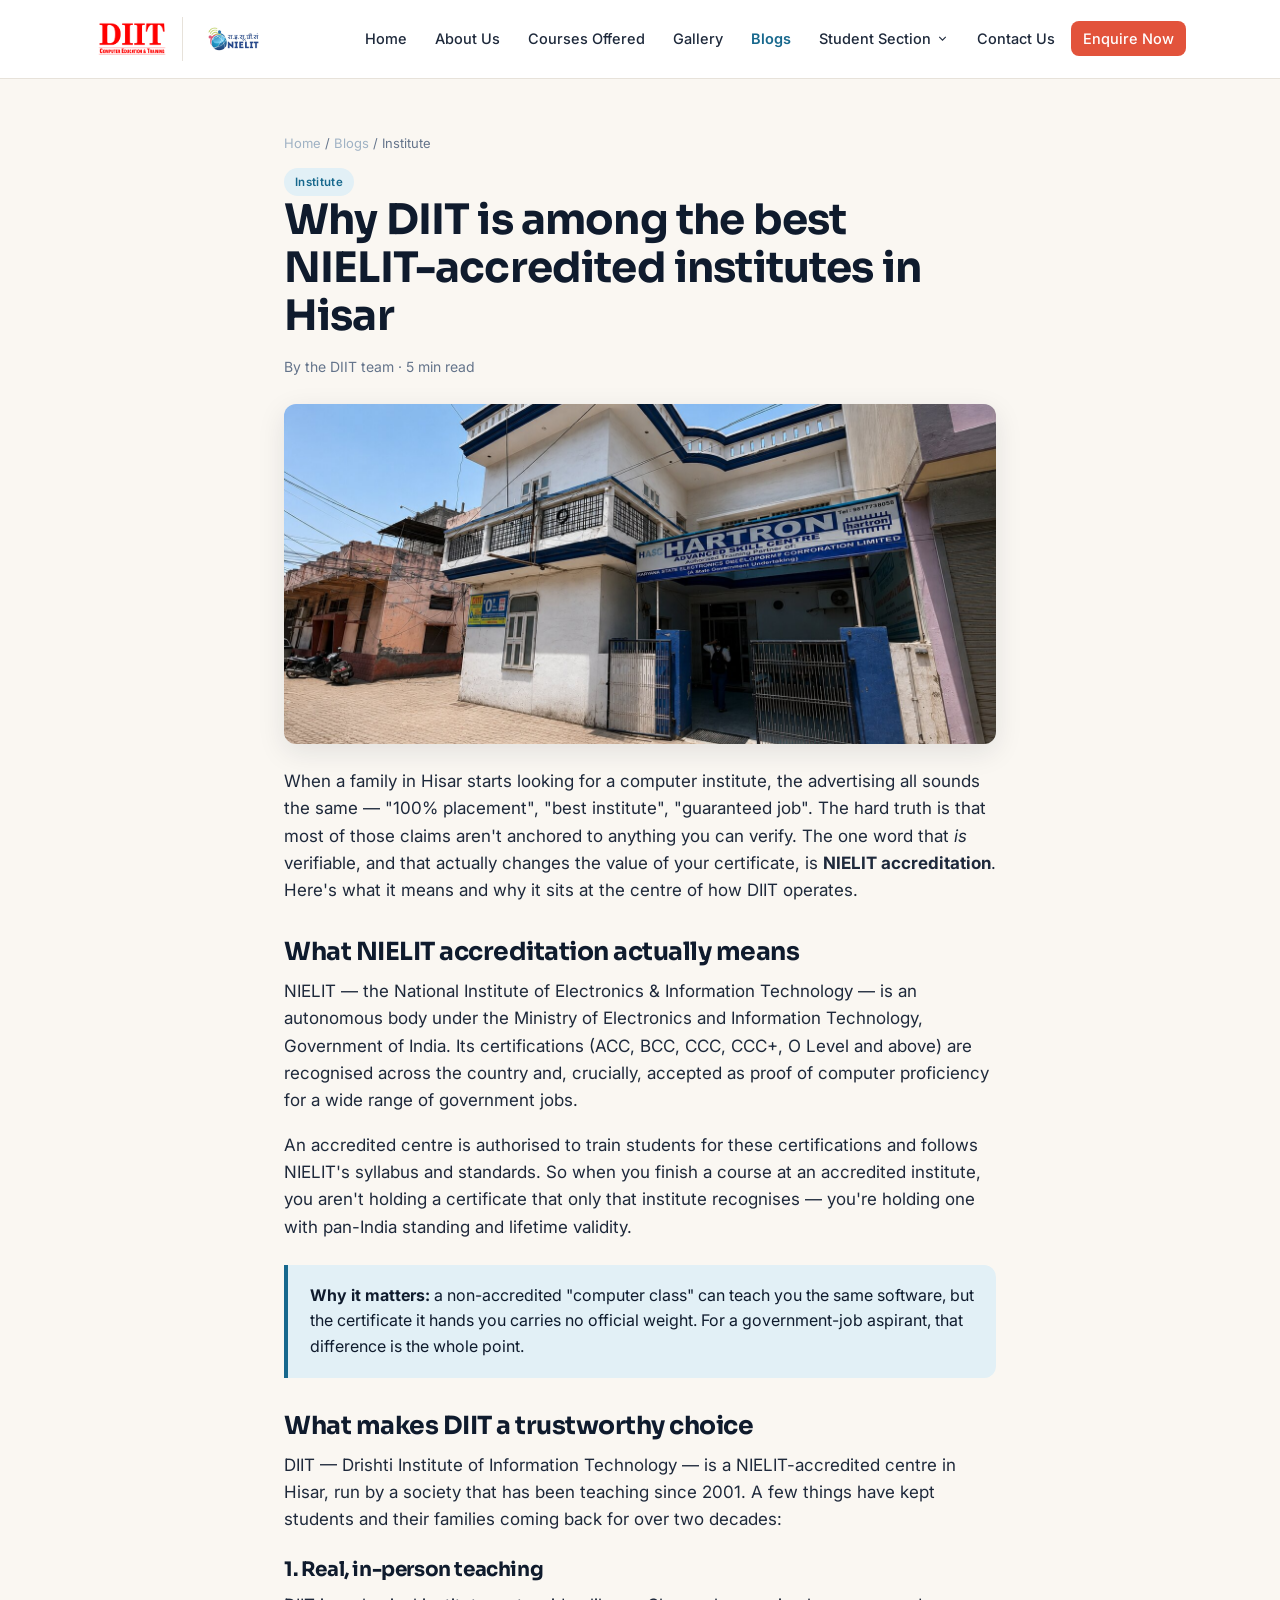
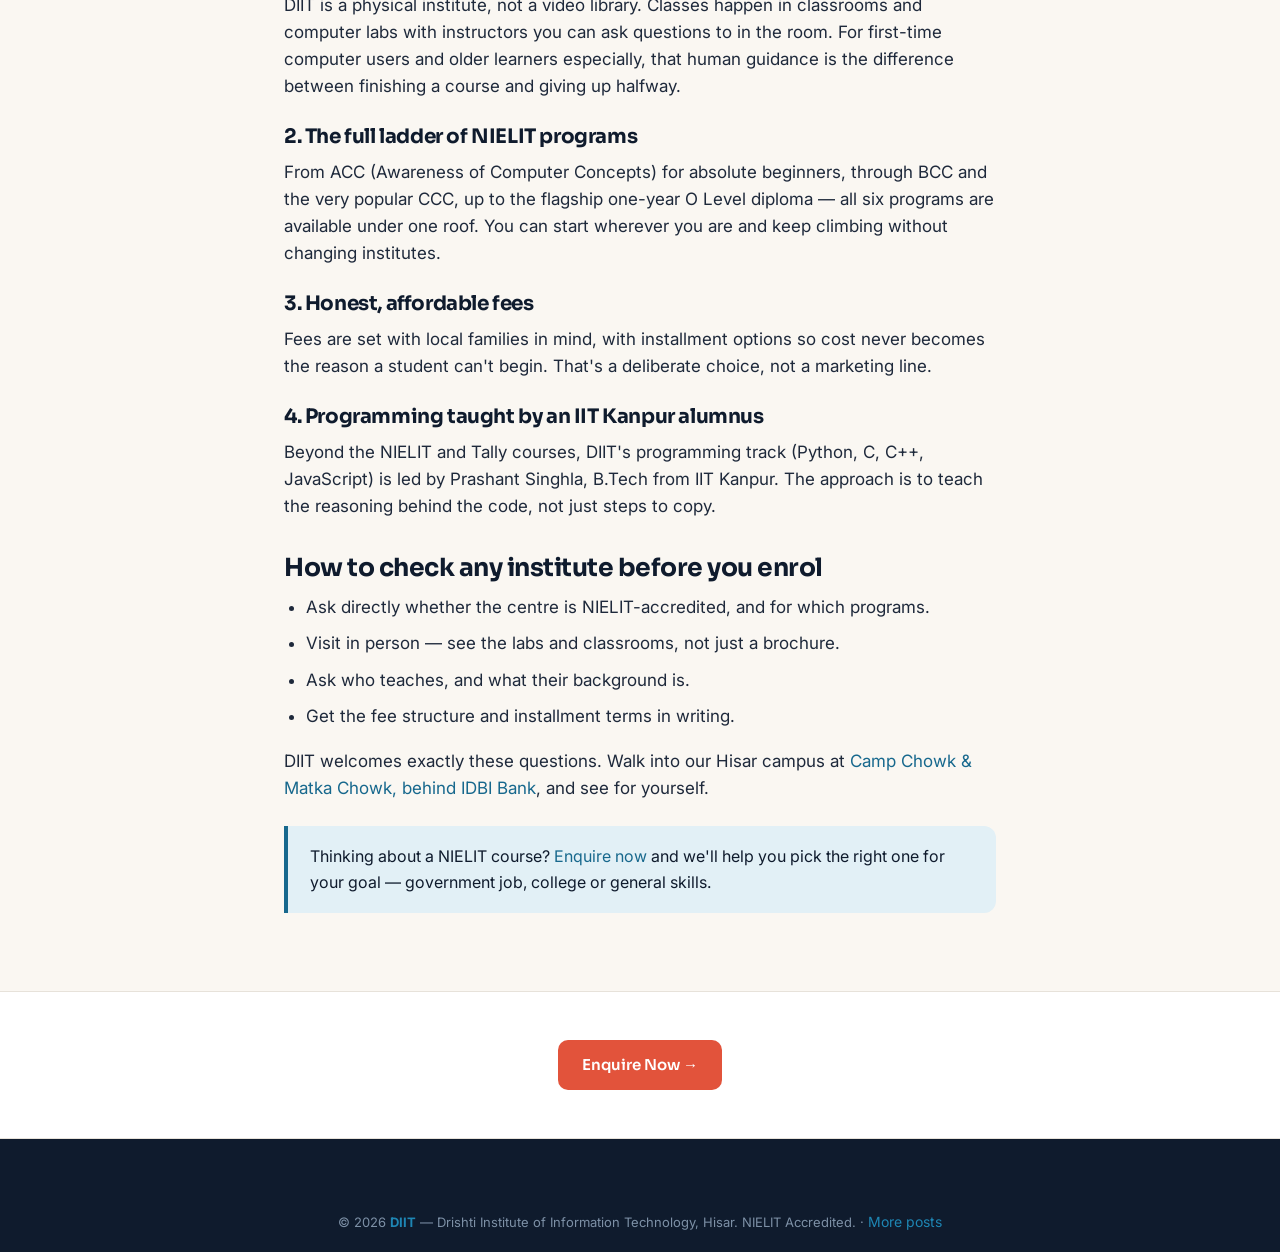
<file: blog/diit-best-nielit-institute-hisar.html>
<!DOCTYPE html>
<html lang="en">
<head>
<meta charset="UTF-8">
<meta name="viewport" content="width=device-width, initial-scale=1.0">
<title>Why DIIT Is Among the Best NIELIT-Accredited Institutes in Hisar | DIIT Blog</title>
<meta name="description" content="What NIELIT accreditation really means for your computer certificate and job eligibility — and why DIIT, teaching in Hisar since 2001, is a trusted choice for students and parents.">
<meta name="keywords" content="best NIELIT institute Hisar, DIIT Hisar, DOEACC, NIELIT accreditation, computer institute Hisar, computer education, O Level CCC Hisar">
<meta name="robots" content="index, follow">
<link rel="canonical" href="https://diithisar.com/blog/diit-best-nielit-institute-hisar.html">
<meta property="og:type" content="article">
<meta property="og:title" content="Why DIIT Is Among the Best NIELIT-Accredited Institutes in Hisar">
<meta property="og:description" content="What NIELIT accreditation means for your certificate and job prospects.">
<meta property="og:url" content="https://diithisar.com/blog/diit-best-nielit-institute-hisar.html">
<meta property="og:image" content="https://diithisar.com/assets/images/building-street.jpg">
<link rel="icon" type="image/png" href="../assets/logos/diit.png">
<link rel="preconnect" href="https://fonts.googleapis.com">
<link rel="preconnect" href="https://fonts.gstatic.com" crossorigin>
<link href="https://fonts.googleapis.com/css2?family=Sora:wght@400;500;600;700&family=Inter:wght@400;500;600;700&family=Mukta:wght@400;600;700&family=Space+Grotesk:wght@500;600;700&family=JetBrains+Mono:wght@400;500&display=swap" rel="stylesheet">
<link rel="stylesheet" href="../assets/css/styles.css">
<script type="application/ld+json">
{"@context":"https://schema.org","@type":"BlogPosting","headline":"Why DIIT Is Among the Best NIELIT-Accredited Institutes in Hisar","image":"https://diithisar.com/assets/images/building-street.jpg","author":{"@type":"Organization","name":"DIIT Hisar"},"publisher":{"@type":"Organization","name":"DIIT Hisar","logo":{"@type":"ImageObject","url":"https://diithisar.com/assets/logos/diit.png"}},"mainEntityOfPage":"https://diithisar.com/blog/diit-best-nielit-institute-hisar.html"}
</script>
<script type="application/ld+json">
{"@context":"https://schema.org","@type":"BreadcrumbList","itemListElement":[
 {"@type":"ListItem","position":1,"name":"Home","item":"https://diithisar.com/"},
 {"@type":"ListItem","position":2,"name":"Blogs","item":"https://diithisar.com/blogs.html"},
 {"@type":"ListItem","position":3,"name":"Best NIELIT Institute in Hisar","item":"https://diithisar.com/blog/diit-best-nielit-institute-hisar.html"}
]}
</script>
</head>
<body>
<a class="skip" href="#main">Skip to content</a>

<header class="site-header">
  <nav class="nav" aria-label="Primary">
    <a class="brand" href="../index.html" aria-label="DIIT home">
      <img src="../assets/logos/diit.png" alt="DIIT Hisar — Computer Education &amp; Training logo" class="logo-diit">
      <span class="bsep"></span>
      <img src="../assets/logos/nielit.png" alt="NIELIT accredited — National Institute of Electronics &amp; IT" class="logo-nielit">
    </a>
    <button class="nav-toggle" aria-label="Toggle menu" aria-expanded="false"><span></span><span></span><span></span></button>
    <ul class="nav-links">
      <li><a href="../index.html">Home</a></li>
      <li><a href="../about.html">About Us</a></li>
      <li><a href="../courses.html">Courses Offered</a></li>
      <li><a href="../gallery.html">Gallery</a></li>
      <li><a href="../blogs.html" class="active">Blogs</a></li>
      <li class="has-drop">
        <button class="drop-toggle" aria-expanded="false" aria-haspopup="true">Student Section <svg class="caret" viewBox="0 0 24 24" fill="none" stroke="currentColor" stroke-width="2"><path d="M6 9l6 6 6-6"/></svg></button>
        <ul class="drop-menu">
          <li><a href="../internship.html">Internship</a></li>
          <li><a href="../verify.html">Certificate Verification</a></li>
        </ul>
      </li>
      <li><a href="../contact.html">Contact Us</a></li>
      <li><a href="../contact.html#enquire" class="nav-cta">Enquire Now</a></li>
    </ul>
  </nav>
</header>

<main id="main">
<article class="article">
  <div class="breadcrumb" style="color:var(--mist);margin-bottom:14px"><a href="../index.html">Home</a> / <a href="../blogs.html">Blogs</a> / Institute</div>
  <span class="badge badge-teal">Institute</span>
  <h1>Why DIIT is among the best NIELIT-accredited institutes in Hisar</h1>
  <p class="a-meta">By the DIIT team · 5 min read</p>
  <img class="lead-img" src="../assets/images/building-street.jpg" alt="DIIT building with NIELIT signage in Hisar">

  <p>When a family in Hisar starts looking for a computer institute, the advertising all sounds the same — "100% placement", "best institute", "guaranteed job". The hard truth is that most of those claims aren't anchored to anything you can verify. The one word that <em>is</em> verifiable, and that actually changes the value of your certificate, is <strong>NIELIT accreditation</strong>. Here's what it means and why it sits at the centre of how DIIT operates.</p>

  <h2>What NIELIT accreditation actually means</h2>
  <p>NIELIT — the National Institute of Electronics &amp; Information Technology — is an autonomous body under the Ministry of Electronics and Information Technology, Government of India. Its certifications (ACC, BCC, CCC, CCC+, O Level and above) are recognised across the country and, crucially, accepted as proof of computer proficiency for a wide range of government jobs.</p>
  <p>An accredited centre is authorised to train students for these certifications and follows NIELIT's syllabus and standards. So when you finish a course at an accredited institute, you aren't holding a certificate that only that institute recognises — you're holding one with pan-India standing and lifetime validity.</p>
  <div class="callout"><p><strong>Why it matters:</strong> a non-accredited "computer class" can teach you the same software, but the certificate it hands you carries no official weight. For a government-job aspirant, that difference is the whole point.</p></div>

  <h2>What makes DIIT a trustworthy choice</h2>
  <p>DIIT — Drishti Institute of Information Technology — is a NIELIT-accredited centre in Hisar, run by a society that has been teaching since 2001. A few things have kept students and their families coming back for over two decades:</p>
  <h3>1. Real, in-person teaching</h3>
  <p>DIIT is a physical institute, not a video library. Classes happen in classrooms and computer labs with instructors you can ask questions to in the room. For first-time computer users and older learners especially, that human guidance is the difference between finishing a course and giving up halfway.</p>
  <h3>2. The full ladder of NIELIT programs</h3>
  <p>From ACC (Awareness of Computer Concepts) for absolute beginners, through BCC and the very popular CCC, up to the flagship one-year O Level diploma — all six programs are available under one roof. You can start wherever you are and keep climbing without changing institutes.</p>
  <h3>3. Honest, affordable fees</h3>
  <p>Fees are set with local families in mind, with installment options so cost never becomes the reason a student can't begin. That's a deliberate choice, not a marketing line.</p>
  <h3>4. Programming taught by an IIT Kanpur alumnus</h3>
  <p>Beyond the NIELIT and Tally courses, DIIT's programming track (Python, C, C++, JavaScript) is led by Prashant Singhla, B.Tech from IIT Kanpur. The approach is to teach the reasoning behind the code, not just steps to copy.</p>

  <h2>How to check any institute before you enrol</h2>
  <ul>
    <li>Ask directly whether the centre is NIELIT-accredited, and for which programs.</li>
    <li>Visit in person — see the labs and classrooms, not just a brochure.</li>
    <li>Ask who teaches, and what their background is.</li>
    <li>Get the fee structure and installment terms in writing.</li>
  </ul>
  <p>DIIT welcomes exactly these questions. Walk into our Hisar campus at <a href="https://www.google.com/maps?cid=2531538996595029837" target="_blank" rel="noopener">Camp Chowk &amp; Matka Chowk, behind IDBI Bank</a>, and see for yourself.</p>

  <div class="callout"><p>Thinking about a NIELIT course? <a href="../contact.html#enquire">Enquire now</a> and we'll help you pick the right one for your goal — government job, college or general skills.</p></div>
</article>

<section class="bg-paper" style="padding:48px 0">
  <div class="wrap center">
    <a href="../contact.html#enquire" class="btn btn-cta">Enquire Now →</a>
  </div>
</section>
</main>

<footer class="site-footer">
  <div class="wrap">
    <div class="footer-bottom" style="border:none">© <span id="year">2026</span> <b>DIIT</b> — Drishti Institute of Information Technology, Hisar. NIELIT Accredited. · <a href="../blogs.html" style="color:var(--teal-bright)">More posts</a></div>
  </div>
</footer>
<script src="../assets/js/main.js"></script>
</body>
</html>
</file>
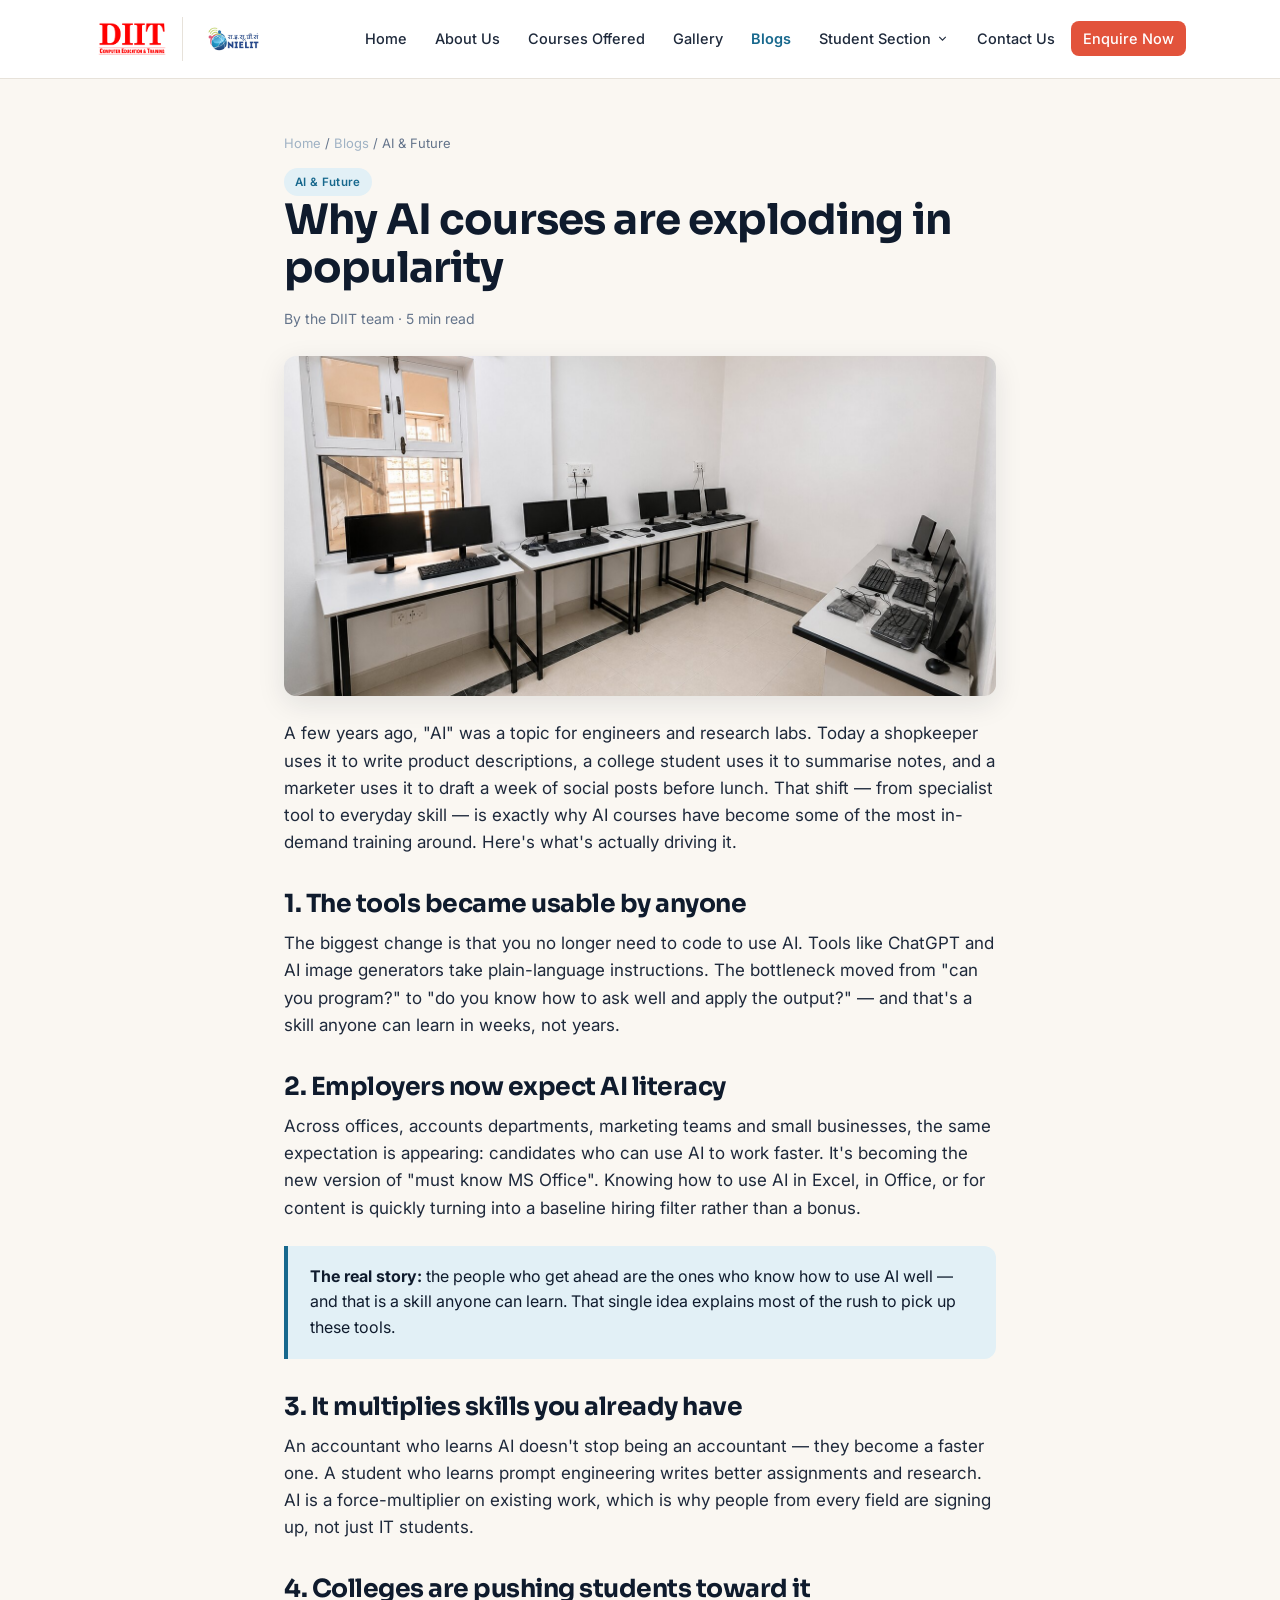
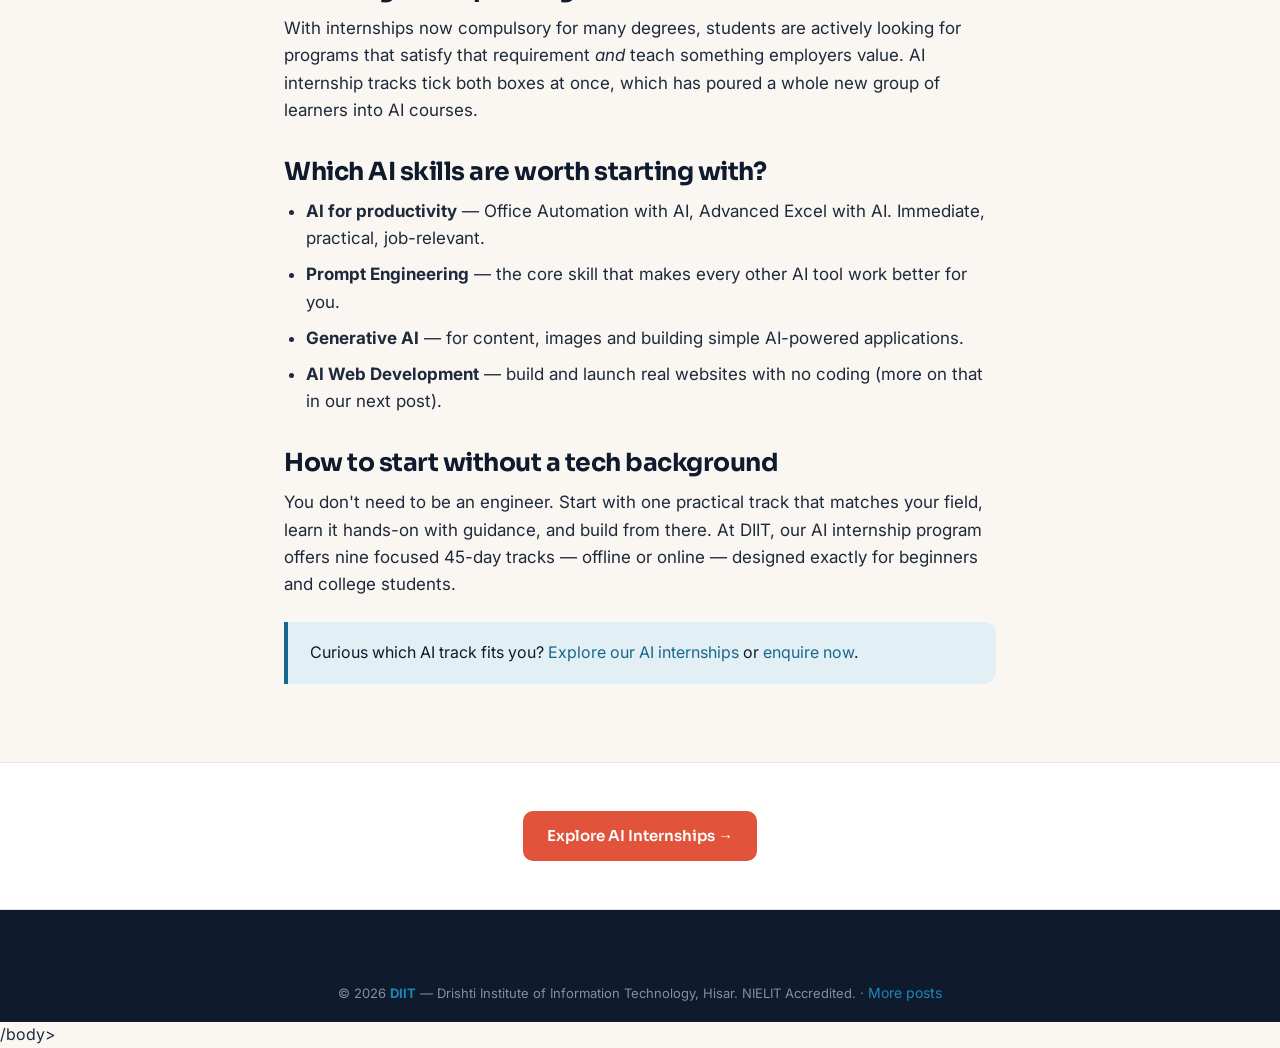
<file: blog/rise-of-ai-courses.html>
<!DOCTYPE html>
<html lang="en">
<head>
<meta charset="UTF-8">
<meta name="viewport" content="width=device-width, initial-scale=1.0">
<title>Why AI Courses Are Exploding in Popularity | DIIT Hisar Blog</title>
<meta name="description" content="AI courses are booming — here's what's driving the demand, which AI skills are most useful, and how students in Hisar can start learning AI without a technical background.">
<meta name="keywords" content="AI courses, AI courses Hisar, why learn AI, cyber security, digital marketing, generative AI, computer education, DIIT Hisar, NIELIT">
<meta name="robots" content="index, follow">
<link rel="canonical" href="https://diithisar.com/blog/rise-of-ai-courses.html">
<meta property="og:type" content="article">
<meta property="og:title" content="Why AI Courses Are Exploding in Popularity">
<meta property="og:description" content="What's driving demand for AI skills — and how students in Hisar can ride the wave.">
<meta property="og:url" content="https://diithisar.com/blog/rise-of-ai-courses.html">
<meta property="og:image" content="https://diithisar.com/assets/images/lab-1.jpg">
<link rel="icon" type="image/png" href="../assets/logos/diit.png">
<link rel="preconnect" href="https://fonts.googleapis.com">
<link rel="preconnect" href="https://fonts.gstatic.com" crossorigin>
<link href="https://fonts.googleapis.com/css2?family=Sora:wght@400;500;600;700&family=Inter:wght@400;500;600;700&family=Mukta:wght@400;600;700&family=Space+Grotesk:wght@500;600;700&family=JetBrains+Mono:wght@400;500&display=swap" rel="stylesheet">
<link rel="stylesheet" href="../assets/css/styles.css">
<script type="application/ld+json">
{"@context":"https://schema.org","@type":"BlogPosting","headline":"Why AI Courses Are Exploding in Popularity","image":"https://diithisar.com/assets/images/lab-1.jpg","author":{"@type":"Organization","name":"DIIT Hisar"},"publisher":{"@type":"Organization","name":"DIIT Hisar","logo":{"@type":"ImageObject","url":"https://diithisar.com/assets/logos/diit.png"}},"mainEntityOfPage":"https://diithisar.com/blog/rise-of-ai-courses.html"}
</script>
<script type="application/ld+json">
{"@context":"https://schema.org","@type":"BreadcrumbList","itemListElement":[
 {"@type":"ListItem","position":1,"name":"Home","item":"https://diithisar.com/"},
 {"@type":"ListItem","position":2,"name":"Blogs","item":"https://diithisar.com/blogs.html"},
 {"@type":"ListItem","position":3,"name":"Why AI Courses Are Exploding in Popularity","item":"https://diithisar.com/blog/rise-of-ai-courses.html"}
]}
</script>
</head>
<body>
<a class="skip" href="#main">Skip to content</a>

<header class="site-header">
  <nav class="nav" aria-label="Primary">
    <a class="brand" href="../index.html" aria-label="DIIT home">
      <img src="../assets/logos/diit.png" alt="DIIT Hisar — Computer Education &amp; Training logo" class="logo-diit">
      <span class="bsep"></span>
      <img src="../assets/logos/nielit.png" alt="NIELIT accredited — National Institute of Electronics &amp; IT" class="logo-nielit">
    </a>
    <button class="nav-toggle" aria-label="Toggle menu" aria-expanded="false"><span></span><span></span><span></span></button>
    <ul class="nav-links">
      <li><a href="../index.html">Home</a></li>
      <li><a href="../about.html">About Us</a></li>
      <li><a href="../courses.html">Courses Offered</a></li>
      <li><a href="../gallery.html">Gallery</a></li>
      <li><a href="../blogs.html" class="active">Blogs</a></li>
      <li class="has-drop">
        <button class="drop-toggle" aria-expanded="false" aria-haspopup="true">Student Section <svg class="caret" viewBox="0 0 24 24" fill="none" stroke="currentColor" stroke-width="2"><path d="M6 9l6 6 6-6"/></svg></button>
        <ul class="drop-menu">
          <li><a href="../internship.html">Internship</a></li>
          <li><a href="../verify.html">Certificate Verification</a></li>
        </ul>
      </li>
      <li><a href="../contact.html">Contact Us</a></li>
      <li><a href="../contact.html#enquire" class="nav-cta">Enquire Now</a></li>
    </ul>
  </nav>
</header>

<main id="main">
<article class="article">
  <div class="breadcrumb" style="color:var(--mist);margin-bottom:14px"><a href="../index.html">Home</a> / <a href="../blogs.html">Blogs</a> / AI &amp; Future</div>
  <span class="badge badge-teal">AI &amp; Future</span>
  <h1>Why AI courses are exploding in popularity</h1>
  <p class="a-meta">By the DIIT team · 5 min read</p>
  <img class="lead-img" src="../assets/images/lab-1.jpg" alt="Students learning AI in a computer lab">

  <p>A few years ago, "AI" was a topic for engineers and research labs. Today a shopkeeper uses it to write product descriptions, a college student uses it to summarise notes, and a marketer uses it to draft a week of social posts before lunch. That shift — from specialist tool to everyday skill — is exactly why AI courses have become some of the most in-demand training around. Here's what's actually driving it.</p>

  <h2>1. The tools became usable by anyone</h2>
  <p>The biggest change is that you no longer need to code to use AI. Tools like ChatGPT and AI image generators take plain-language instructions. The bottleneck moved from "can you program?" to "do you know how to ask well and apply the output?" — and that's a skill anyone can learn in weeks, not years.</p>

  <h2>2. Employers now expect AI literacy</h2>
  <p>Across offices, accounts departments, marketing teams and small businesses, the same expectation is appearing: candidates who can use AI to work faster. It's becoming the new version of "must know MS Office". Knowing how to use AI in Excel, in Office, or for content is quickly turning into a baseline hiring filter rather than a bonus.</p>
  <div class="callout"><p><strong>The real story:</strong> the people who get ahead are the ones who know how to use AI well — and that is a skill anyone can learn. That single idea explains most of the rush to pick up these tools.</p></div>

  <h2>3. It multiplies skills you already have</h2>
  <p>An accountant who learns AI doesn't stop being an accountant — they become a faster one. A student who learns prompt engineering writes better assignments and research. AI is a force-multiplier on existing work, which is why people from every field are signing up, not just IT students.</p>

  <h2>4. Colleges are pushing students toward it</h2>
  <p>With internships now compulsory for many degrees, students are actively looking for programs that satisfy that requirement <em>and</em> teach something employers value. AI internship tracks tick both boxes at once, which has poured a whole new group of learners into AI courses.</p>

  <h2>Which AI skills are worth starting with?</h2>
  <ul>
    <li><strong>AI for productivity</strong> — Office Automation with AI, Advanced Excel with AI. Immediate, practical, job-relevant.</li>
    <li><strong>Prompt Engineering</strong> — the core skill that makes every other AI tool work better for you.</li>
    <li><strong>Generative AI</strong> — for content, images and building simple AI-powered applications.</li>
    <li><strong>AI Web Development</strong> — build and launch real websites with no coding (more on that in our next post).</li>
  </ul>

  <h2>How to start without a tech background</h2>
  <p>You don't need to be an engineer. Start with one practical track that matches your field, learn it hands-on with guidance, and build from there. At DIIT, our AI internship program offers nine focused 45-day tracks — offline or online — designed exactly for beginners and college students.</p>

  <div class="callout"><p>Curious which AI track fits you? <a href="../internship.html">Explore our AI internships</a> or <a href="../contact.html#enquire">enquire now</a>.</p></div>
</article>

<section class="bg-paper" style="padding:48px 0">
  <div class="wrap center"><a href="../internship.html" class="btn btn-cta">Explore AI Internships →</a></div>
</section>
</main>

<footer class="site-footer">
  <div class="wrap">
    <div class="footer-bottom" style="border:none">© <span id="year">2026</span> <b>DIIT</b> — Drishti Institute of Information Technology, Hisar. NIELIT Accredited. · <a href="../blogs.html" style="color:var(--teal-bright)">More posts</a></div>
  </div>
</footer>
<script src="../assets/js/main.js"></script>
</body>
</html>/body>
</html>
</file>
<file: assets/css/styles.css>
/* ============================================================
   DIIT — Drishti Institute of Information Technology, Hisar
   Brand System v2  ·  Master brand (Sora / Inter / Mukta)
   Teal-led · Navy base · Vermilion = one CTA per screen
   ============================================================ */

:root{
  /* core */
  --teal:#17688D;          /* primary — logo */
  --teal-bright:#1E86B4;   /* links / screens */
  --teal-tint:#E2F0F6;     /* soft fills */
  --ink:#0F1B2D;           /* dark base */
  --vermilion:#E2533B;     /* accent / CTA only */
  --amber:#F5A623;         /* highlight / badges */
  --sand:#FAF7F2;          /* warm light bg */
  --paper:#FFFFFF;         /* cards / surfaces */
  --slate:#1E293B;         /* body text */
  --mist:#64748B;          /* secondary text */
  --line:#E7E2DA;          /* warm hairline */
  --line-cool:#E2E8F0;     /* cool hairline */
  /* AI sub-brand (internship only) */
  --code:#13C2A6;
  --maxw:1140px;
  --radius:14px;
  --shadow:0 1px 2px rgba(15,27,45,.05);
  --shadow-md:0 8px 28px rgba(15,27,45,.10);
}

*{box-sizing:border-box;margin:0;padding:0}
html{scroll-behavior:smooth;scroll-padding-top:84px}
body{font-family:'Inter',system-ui,sans-serif;color:var(--slate);background:var(--sand);line-height:1.6;-webkit-font-smoothing:antialiased}
img{max-width:100%;display:block}
a{color:var(--teal);text-decoration:none}
a:hover{color:var(--teal-bright)}
h1,h2,h3,h4,.display{font-family:'Sora',sans-serif;letter-spacing:-.02em;color:var(--ink);line-height:1.12}
.wrap{max-width:var(--maxw);margin:0 auto;padding:0 24px}
.hi{font-family:'Mukta',sans-serif}

/* ---- skip link ---- */
.skip{position:absolute;left:-9999px;top:0;background:var(--ink);color:#fff;padding:10px 16px;z-index:1000;border-radius:0 0 8px 0}
.skip:focus{left:0;color:#fff}

/* =========== TOP BAR =========== */
.topbar{background:var(--ink);color:#A9BACA;font-size:13px}
.topbar .wrap{display:flex;justify-content:space-between;align-items:center;gap:16px;padding:7px 24px;flex-wrap:wrap}
.topbar a{color:#A9BACA}
.topbar a:hover{color:var(--teal-bright)}
.topbar .tb-left span,.topbar .tb-right a{display:inline-flex;align-items:center;gap:6px;margin-right:18px}
.topbar .tb-right{display:flex;align-items:center}
.topbar svg{width:14px;height:14px;flex:none}

/* =========== HEADER / NAV =========== */
.site-header{position:sticky;top:0;z-index:900;background:rgba(255,255,255,.96);backdrop-filter:blur(8px);border-bottom:1px solid var(--line)}
.nav{display:flex;align-items:center;justify-content:space-between;gap:18px;padding:10px 24px;max-width:var(--maxw);margin:0 auto}
.brand{display:flex;align-items:center;gap:12px;flex:none}
.brand img{width:auto;display:block}
.brand .logo-diit{height:40px}
.brand .logo-nielit{height:58px}
.brand .bsep{width:1px;height:44px;background:var(--line)}
.brand .btxt b{font-family:'Sora';font-weight:700;color:var(--teal);font-size:19px;display:block;line-height:1}
.brand .btxt small{font-size:10.5px;letter-spacing:.04em;color:var(--mist);text-transform:uppercase}
.nav-links{display:flex;align-items:center;gap:4px;list-style:none;flex-wrap:wrap}
.nav-links a{font-family:'Inter';font-weight:500;font-size:14.5px;color:var(--slate);padding:9px 12px;border-radius:8px;white-space:nowrap}
.nav-links a:hover{background:var(--teal-tint);color:var(--teal)}
.nav-links a.active{color:var(--teal);font-weight:600}
.nav-cta{background:var(--vermilion);color:#fff !important;font-family:'Sora';font-weight:600;padding:10px 18px;border-radius:10px}
.nav-cta:hover{background:#cf452e;color:#fff !important}
.nav-toggle{display:none;background:none;border:1px solid var(--line);border-radius:8px;padding:8px;cursor:pointer}
.nav-toggle span{display:block;width:22px;height:2px;background:var(--ink);margin:4px 0;transition:.25s}

/* =========== BUTTONS =========== */
.btn{display:inline-flex;align-items:center;gap:8px;font-family:'Sora';font-weight:600;font-size:15px;border-radius:10px;padding:13px 24px;border:none;cursor:pointer;transition:.2s}
.btn-cta{background:var(--vermilion);color:#fff}
.btn-cta:hover{background:#cf452e;color:#fff;transform:translateY(-1px)}
.btn-primary{background:var(--teal);color:#fff}
.btn-primary:hover{background:#125470;color:#fff}
.btn-ghost{background:transparent;color:var(--teal);border:1.6px solid var(--teal)}
.btn-ghost:hover{background:var(--teal);color:#fff}
.btn-ghost-light{background:transparent;color:#fff;border:1.6px solid rgba(255,255,255,.5)}
.btn-ghost-light:hover{background:#fff;color:var(--ink)}

/* =========== BADGES =========== */
.badge{display:inline-flex;align-items:center;gap:5px;font-family:'Inter';font-weight:600;font-size:11.5px;letter-spacing:.03em;padding:5px 11px;border-radius:999px}
.badge-amber{background:var(--amber);color:var(--ink)}
.badge-teal{background:var(--teal-tint);color:var(--teal)}
.badge-new{background:var(--vermilion);color:#fff}
.badge-ghost{background:transparent;border:1px solid var(--line-cool);color:var(--mist)}

/* =========== HERO / CAROUSEL =========== */
.hero{position:relative;background:var(--ink);overflow:hidden}
.hero-slides{position:absolute;inset:0}
.hero-slide{position:absolute;inset:0;opacity:0;transition:opacity 1.1s ease;background-size:cover;background-position:center}
.hero-slide.is-active{opacity:1}
.hero::after{content:"";position:absolute;inset:0;background:linear-gradient(105deg,rgba(15,27,45,.94) 0%,rgba(15,27,45,.82) 42%,rgba(15,27,45,.55) 100%)}
.hero-inner{position:relative;z-index:2;max-width:var(--maxw);margin:0 auto;padding:78px 24px 86px;color:#fff}
.hero-eyebrow{display:inline-flex;align-items:center;gap:8px;font-family:'Inter';font-weight:600;font-size:12px;letter-spacing:.18em;text-transform:uppercase;color:var(--amber);border:1px solid #2A3A50;border-radius:999px;padding:6px 14px;background:rgba(255,255,255,.04)}
.hero h1{color:#fff;font-size:clamp(32px,5.4vw,56px);margin:18px 0 14px;max-width:760px}
.hero h1 .x{color:var(--vermilion)}
.hero p.sub{color:#C3D0DD;font-size:clamp(16px,2vw,19px);max-width:580px;margin-bottom:14px}
.hero .hi-sub{color:#9FB2C4;font-size:15px;max-width:580px;margin-bottom:26px}
.hero-actions{display:flex;gap:14px;flex-wrap:wrap;margin-bottom:30px}
.hero-stats{display:flex;gap:34px;flex-wrap:wrap}
.hero-stats .st b{font-family:'Sora';font-weight:700;font-size:28px;color:#fff;display:block;line-height:1}
.hero-stats .st span{font-size:13px;color:#9FB2C4}
.hero-dots{position:absolute;bottom:22px;left:50%;transform:translateX(-50%);z-index:3;display:flex;gap:9px}
.hero-dots button{width:9px;height:9px;border-radius:50%;border:none;background:rgba(255,255,255,.4);cursor:pointer;padding:0}
.hero-dots button.is-active{background:var(--amber);width:26px;border-radius:5px}

/* =========== CIRCUIT TRACE DIVIDER =========== */
.trace{height:26px;color:var(--teal);background:var(--sand)}
.trace svg{width:100%;height:100%;display:block}

/* =========== SECTIONS =========== */
section{padding:64px 0}
.section-head{max-width:680px;margin-bottom:38px}
.section-head.center{margin-left:auto;margin-right:auto;text-align:center}
.kicker{font-family:'Inter';font-weight:600;font-size:12px;letter-spacing:.18em;text-transform:uppercase;color:var(--teal);margin-bottom:10px;display:inline-block}
.section-head h2{font-size:clamp(26px,3.6vw,38px);margin-bottom:10px}
.section-head p{color:var(--mist);font-size:16.5px}
.bg-paper{background:var(--paper);border-top:1px solid var(--line);border-bottom:1px solid var(--line)}
.bg-ink{background:var(--ink);color:#C3D0DD}
.bg-ink h2,.bg-ink h3{color:#fff}
.bg-tint{background:var(--teal-tint)}

/* =========== CARDS GRID =========== */
.grid{display:grid;gap:22px}
.grid-2{grid-template-columns:repeat(2,1fr)}
.grid-3{grid-template-columns:repeat(3,1fr)}
.grid-4{grid-template-columns:repeat(4,1fr)}

.card{background:var(--paper);border:1px solid var(--line);border-radius:var(--radius);box-shadow:var(--shadow);overflow:hidden;transition:.2s}
.card:hover{box-shadow:var(--shadow-md);transform:translateY(-3px)}
.card-pad{padding:24px}

/* course card */
.course-card{display:flex;flex-direction:column;height:100%}
.course-card .cc-top{display:flex;justify-content:space-between;align-items:flex-start;gap:10px;margin-bottom:12px}
.course-card h3{font-size:21px;color:var(--teal)}
.course-card .cc-desc{font-size:14.5px;color:var(--slate);margin:8px 0 16px;flex:1}
.course-card .cc-meta{display:flex;gap:8px;flex-wrap:wrap;margin-bottom:14px}
.course-card .cc-meta .m{font-size:12.5px;color:var(--mist);background:var(--sand);border:1px solid var(--line);border-radius:7px;padding:4px 9px;display:inline-flex;gap:5px;align-items:center}
.course-card .cc-fee{font-family:'Sora';margin-bottom:14px}
.course-card .cc-fee .now{color:var(--ink);font-weight:700;font-size:20px}
.course-card .cc-fee .was{color:var(--mist);text-decoration:line-through;font-size:14px;margin-left:8px;font-weight:400}
.course-card .cc-fee .tbd{color:var(--mist);font-size:14px;font-weight:500}
.course-card a.cc-link{font-family:'Sora';font-weight:600;font-size:14px;color:var(--teal);display:inline-flex;align-items:center;gap:6px}

/* category band */
.cat-band{margin:46px 0 24px}
.cat-band h3{font-size:23px;margin-bottom:4px}
.cat-band p{color:var(--mist);font-size:15px}

/* feature / why card */
.feature{background:var(--paper);border:1px solid var(--line);border-radius:var(--radius);padding:26px 24px}
.feature .ico{width:46px;height:46px;border-radius:11px;background:var(--teal-tint);color:var(--teal);display:flex;align-items:center;justify-content:center;margin-bottom:14px}
.feature .ico svg{width:24px;height:24px}
.feature h3{font-size:18px;margin-bottom:7px}
.feature p{font-size:14.5px;color:var(--mist)}

/* =========== SPLIT (image + text) =========== */
.split{display:grid;grid-template-columns:1fr 1fr;gap:46px;align-items:center}
.split img{border-radius:var(--radius);box-shadow:var(--shadow-md);width:100%;height:100%;object-fit:cover;max-height:440px}
.split .stext h2{margin-bottom:14px}
.split .stext p{color:var(--slate);margin-bottom:14px;font-size:16px}
.checklist{list-style:none;margin:6px 0 22px}
.checklist li{position:relative;padding:7px 0 7px 30px;font-size:15.5px}
.checklist li::before{content:"";position:absolute;left:0;top:11px;width:18px;height:18px;border-radius:50%;background:var(--teal-tint);
  background-image:url("data:image/svg+xml,%3Csvg xmlns='http://www.w3.org/2000/svg' width='12' height='12' viewBox='0 0 24 24' fill='none' stroke='%2317688D' stroke-width='3' stroke-linecap='round' stroke-linejoin='round'%3E%3Cpolyline points='20 6 9 17 4 12'/%3E%3C/svg%3E");background-repeat:no-repeat;background-position:center}

/* =========== STAT STRIP =========== */
.statstrip{display:grid;grid-template-columns:repeat(4,1fr);gap:24px;text-align:center}
.statstrip .st b{font-family:'Sora';font-weight:700;font-size:clamp(30px,4vw,42px);color:var(--teal);display:block;line-height:1}
.statstrip .st span{font-size:14px;color:var(--mist)}
.bg-ink .statstrip .st b{color:var(--amber)}
.bg-ink .statstrip .st span{color:#9FB2C4}

/* =========== GALLERY =========== */
.gallery-grid{display:grid;grid-template-columns:repeat(3,1fr);gap:14px}
.gallery-grid figure{position:relative;border-radius:12px;overflow:hidden;border:1px solid var(--line);background:var(--paper)}
.gallery-grid img{width:100%;height:240px;object-fit:cover;transition:.4s}
.gallery-grid figure:hover img{transform:scale(1.05)}
.gallery-grid figcaption{position:absolute;left:0;right:0;bottom:0;background:linear-gradient(transparent,rgba(15,27,45,.8));color:#fff;font-size:13px;padding:22px 14px 11px;font-family:'Inter';font-weight:500}

/* =========== INTERNSHIP (AI sub-brand accent) =========== */
.ai-hero{background:var(--ink);color:#fff;overflow:hidden;position:relative}
.ai-hero .wrap{position:relative;z-index:2;padding:70px 24px}
.ai-tag{font-family:'JetBrains Mono',monospace;font-size:12px;letter-spacing:.12em;color:var(--code);text-transform:uppercase}
.ai-hero h1{color:#fff;font-family:'Space Grotesk',sans-serif;font-size:clamp(32px,5.4vw,54px);margin:14px 0;max-width:720px}
.ai-hero h1 .g{color:var(--code)}
.ai-hero p{color:#C3D0DD;font-size:18px;max-width:560px;margin-bottom:24px}
.notice{background:var(--amber);color:var(--ink);text-align:center;font-weight:600;font-size:14.5px;padding:11px 24px}
.notice .hi{font-weight:700}
.track-card{background:var(--paper);border:1px solid var(--line);border-radius:var(--radius);box-shadow:var(--shadow);padding:22px;display:flex;flex-direction:column;transition:.2s}
.track-card:hover{box-shadow:var(--shadow-md);transform:translateY(-3px);border-color:var(--code)}
.track-card .tc-badge{font-family:'JetBrains Mono';font-size:11px;color:#0B7A6B;background:#D7F5EF;border-radius:6px;padding:3px 9px;align-self:flex-start;margin-bottom:12px}
.track-card h3{font-size:19px;margin-bottom:7px}
.track-card p{font-size:14px;color:var(--mist);flex:1;margin-bottom:14px}
.track-card .tc-meta{display:flex;gap:8px;flex-wrap:wrap;font-size:12.5px;color:var(--mist)}
.track-card .tc-meta span{background:var(--sand);border:1px solid var(--line);border-radius:6px;padding:3px 9px}

/* =========== BLOG =========== */
.blog-card{display:flex;flex-direction:column;height:100%}
.blog-card .bc-img{height:188px;object-fit:cover;width:100%}
.blog-card .bc-body{padding:22px;display:flex;flex-direction:column;flex:1}
.blog-card .bc-cat{font-size:11.5px;font-weight:600;letter-spacing:.04em;text-transform:uppercase;color:var(--teal);margin-bottom:8px}
.blog-card h3{font-size:19px;margin-bottom:9px;line-height:1.25}
.blog-card p{font-size:14.5px;color:var(--mist);flex:1;margin-bottom:14px}
.blog-card .bc-meta{font-size:12.5px;color:var(--mist)}

/* article */
.article{max-width:760px;margin:0 auto;padding:54px 24px}
.article .a-meta{color:var(--mist);font-size:14px;margin-bottom:26px}
.article h1{font-size:clamp(28px,4.4vw,42px);line-height:1.14;margin-bottom:16px}
.article h2{font-size:25px;margin:34px 0 12px}
.article h3{font-size:20px;margin:26px 0 10px}
.article p{font-size:17px;color:var(--slate);margin-bottom:18px}
.article ul,.article ol{margin:0 0 18px 22px}
.article li{font-size:17px;margin-bottom:9px}
.article img{border-radius:12px;margin:24px 0;box-shadow:var(--shadow-md)}
.article .lead-img{height:340px;object-fit:cover;width:100%}
.callout{background:var(--teal-tint);border-left:4px solid var(--teal);border-radius:0 12px 12px 0;padding:18px 22px;margin:24px 0}
.callout p{margin:0;font-size:16px;color:var(--ink)}

/* =========== FORMS =========== */
.form-card{background:var(--paper);border:1px solid var(--line);border-radius:var(--radius);box-shadow:var(--shadow);padding:30px}
.field{margin-bottom:16px}
.field label{display:block;font-size:13.5px;font-weight:600;color:var(--ink);margin-bottom:6px}
.field input,.field select,.field textarea{width:100%;font-family:'Inter';font-size:15px;color:var(--slate);background:var(--sand);border:1px solid var(--line);border-radius:10px;padding:12px 14px;transition:.15s}
.field input:focus,.field select:focus,.field textarea:focus{outline:none;border-color:var(--teal);background:#fff;box-shadow:0 0 0 3px var(--teal-tint)}
.field textarea{min-height:110px;resize:vertical}

/* =========== CONTACT =========== */
.contact-grid{display:grid;grid-template-columns:1fr 1fr;gap:40px;align-items:start}
.info-row{display:flex;gap:14px;padding:16px 0;border-bottom:1px dashed var(--line)}
.info-row:last-child{border-bottom:none}
.info-row .ir-ico{width:42px;height:42px;border-radius:10px;background:var(--teal-tint);color:var(--teal);display:flex;align-items:center;justify-content:center;flex:none}
.info-row .ir-ico svg{width:20px;height:20px}
.info-row b{font-family:'Sora';font-size:15px;color:var(--ink);display:block;margin-bottom:2px}
.info-row span,.info-row a{font-size:14.5px;color:var(--mist)}
.map-embed{border:0;border-radius:var(--radius);width:100%;height:300px;box-shadow:var(--shadow)}

/* =========== PAGE HERO (sub pages) =========== */
.page-hero{background:var(--ink);color:#fff;padding:56px 0 50px;position:relative}
.page-hero .kicker{color:var(--amber)}
.page-hero h1{color:#fff;font-size:clamp(30px,4.6vw,46px);margin-bottom:10px}
.page-hero p{color:#C3D0DD;font-size:17px;max-width:600px}
.breadcrumb{font-size:13px;color:#9FB2C4;margin-bottom:14px}
.breadcrumb a{color:#9FB2C4}.breadcrumb a:hover{color:var(--teal-bright)}

/* =========== CTA BANNER =========== */
.cta-banner{background:var(--teal);color:#fff;border-radius:18px;padding:44px;text-align:center}
.cta-banner h2{color:#fff;font-size:clamp(24px,3.2vw,32px);margin-bottom:10px}
.cta-banner p{color:#D6EAF2;font-size:16.5px;margin-bottom:24px;max-width:540px;margin-left:auto;margin-right:auto}

/* =========== FOOTER =========== */
.site-footer{background:var(--ink);color:#9FB2C4;padding:54px 0 0}
.footer-top{display:grid;grid-template-columns:1.5fr 1fr 1fr 1fr;gap:34px;padding-bottom:38px}
.site-footer h4{color:#fff;font-size:15px;margin-bottom:16px;font-family:'Sora'}
.site-footer ul{list-style:none}
.site-footer li{margin-bottom:9px}
.site-footer a{color:#9FB2C4;font-size:14px}
.site-footer a:hover{color:var(--teal-bright)}
.footer-brand img{height:42px;margin-bottom:14px}
.footer-brand p{font-size:14px;max-width:280px;color:#8295A8}
.footer-social{display:flex;gap:10px;margin-top:16px}
.footer-social a{width:36px;height:36px;border-radius:9px;background:#1B2A40;display:flex;align-items:center;justify-content:center}
.footer-social svg{width:18px;height:18px;color:#9FB2C4}
.footer-bottom{border-top:1px solid #1B2A40;padding:18px 0;font-size:13px;text-align:center;color:#7D90A6}
.footer-bottom b{color:var(--teal-bright)}

/* =========== FLOATING ACTIONS =========== */
.float-actions{position:fixed;right:18px;bottom:18px;z-index:950;display:flex;flex-direction:column;gap:12px}
.float-actions a{width:54px;height:54px;border-radius:50%;display:flex;align-items:center;justify-content:center;box-shadow:0 6px 18px rgba(0,0,0,.22);transition:.2s}
.float-actions a:hover{transform:scale(1.07)}
.fa-wa{background:#25D366}
.fa-call{background:var(--teal)}
.float-actions svg{width:26px;height:26px;color:#fff}

/* =========== UTIL =========== */
.center{text-align:center}
.mt-0{margin-top:0}.mb-0{margin-bottom:0}
.mt-32{margin-top:32px}
.lead-text{font-size:18px;color:var(--slate);max-width:720px}
.muted{color:var(--mist)}
.pill-row{display:flex;gap:10px;flex-wrap:wrap}

/* =========== FAQ (accordion via <details>) =========== */
.faq{max-width:820px;margin:0 auto}
.faq details{background:var(--paper);border:1px solid var(--line);border-radius:12px;margin-bottom:12px;overflow:hidden}
.faq details[open]{border-color:var(--teal)}
.faq summary{list-style:none;cursor:pointer;padding:18px 22px;font-family:'Sora';font-weight:600;font-size:16.5px;color:var(--ink);display:flex;justify-content:space-between;align-items:center;gap:14px}
.faq summary::-webkit-details-marker{display:none}
.faq summary::after{content:"+";font-family:'Sora';font-weight:600;font-size:22px;color:var(--teal);flex:none;transition:transform .2s}
.faq details[open] summary::after{content:"\2212"}
.faq .faq-a{padding:0 22px 18px;font-size:15.5px;color:var(--slate)}
.faq .faq-a a{color:var(--teal);font-weight:600}

/* =========== COURSE SEARCH BAR =========== */
.course-search{max-width:560px;margin:0 auto 14px;position:relative}
.course-search svg{position:absolute;left:16px;top:50%;transform:translateY(-50%);width:20px;height:20px;color:var(--mist);pointer-events:none}
.course-search input{width:100%;font-family:'Inter';font-size:16px;color:var(--slate);background:var(--paper);border:1px solid var(--line);border-radius:999px;padding:14px 20px 14px 46px;box-shadow:var(--shadow);transition:.15s}
.course-search input:focus{outline:none;border-color:var(--teal);box-shadow:0 0 0 3px var(--teal-tint)}
.course-noresult{display:none;text-align:center;color:var(--mist);font-size:16px;padding:24px 0}
.cat-band.is-hidden,.card.is-hidden{display:none}

/* =========== RESPONSIVE =========== */
@media(max-width:980px){
  .grid-4{grid-template-columns:repeat(2,1fr)}
  .footer-top{grid-template-columns:1fr 1fr}
  .split{grid-template-columns:1fr;gap:28px}
  .split img{max-height:340px}
}
@media(max-width:860px){
  .nav-links{display:none;position:absolute;top:100%;left:0;right:0;background:#fff;flex-direction:column;align-items:stretch;padding:12px 18px 18px;border-bottom:1px solid var(--line);box-shadow:var(--shadow-md);gap:2px}
  .nav-links.open{display:flex}
  .nav-links a{padding:12px 10px;border-radius:8px}
  .nav-links .nav-cta{text-align:center;margin-top:8px}
  .nav-toggle{display:block}
  .site-header{position:sticky}
  .topbar .tb-left span:nth-child(2){display:none}
}
@media(max-width:720px){
  .grid-2,.grid-3,.grid-4{grid-template-columns:1fr}
  .gallery-grid{grid-template-columns:repeat(2,1fr)}
  .statstrip{grid-template-columns:repeat(2,1fr);gap:30px 16px}
  .contact-grid{grid-template-columns:1fr;gap:30px}
  section{padding:48px 0}
  .hero-inner{padding:56px 24px 64px}
  .hero-stats{gap:24px}
  .cta-banner{padding:32px 22px}
}
@media(max-width:440px){
  .gallery-grid{grid-template-columns:1fr}
  .brand .btxt small{display:none}
}

/* =========== NAV DROPDOWN (Student Section) =========== */
.has-drop{position:relative}
.drop-toggle{display:inline-flex;align-items:center;gap:5px;font-family:'Inter';font-weight:500;font-size:14.5px;color:var(--slate);padding:9px 12px;border-radius:8px;background:none;border:0;cursor:pointer;white-space:nowrap;line-height:1.2}
.drop-toggle:hover{background:var(--teal-tint);color:var(--teal)}
.drop-toggle.active{color:var(--teal);font-weight:600}
.drop-toggle .caret{width:13px;height:13px;transition:transform .2s}
.has-drop.open>.drop-toggle .caret{transform:rotate(180deg)}
.drop-menu{list-style:none;margin:0;padding:6px;position:absolute;top:calc(100% + 6px);left:0;min-width:215px;background:#fff;border:1px solid var(--line);border-radius:12px;box-shadow:var(--shadow-md);display:none;z-index:950}
.has-drop.open>.drop-menu{display:block}
.drop-menu li{margin:0}
.drop-menu a{display:block;padding:10px 12px;border-radius:8px;font-size:14.5px}
@media(min-width:861px){
  .has-drop:hover>.drop-menu{display:block}
  .has-drop:hover>.drop-toggle .caret{transform:rotate(180deg)}
}
@media(max-width:860px){
  .has-drop{width:100%}
  .drop-toggle{width:100%;justify-content:space-between;padding:12px 10px;font-size:15px}
  .drop-menu{position:static;box-shadow:none;border:0;padding:0 0 4px 14px;min-width:0}
}
</file>
